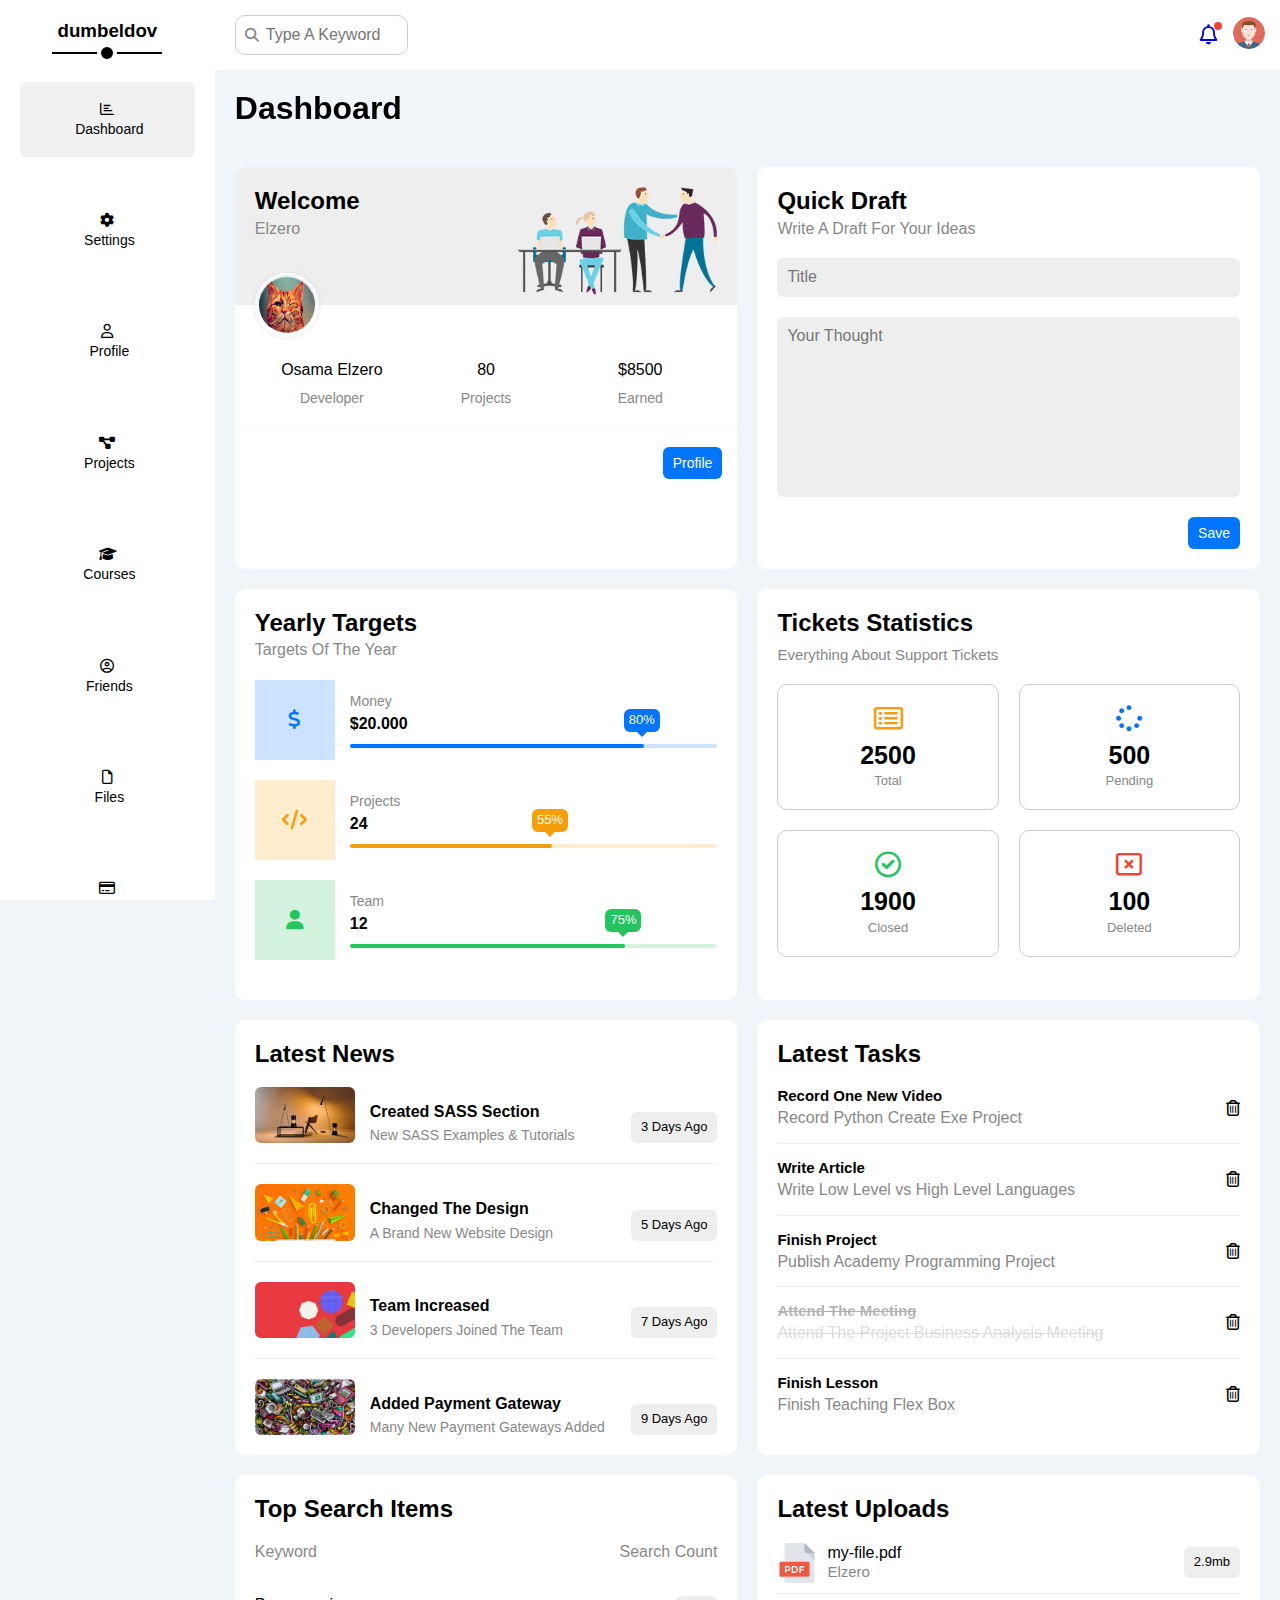
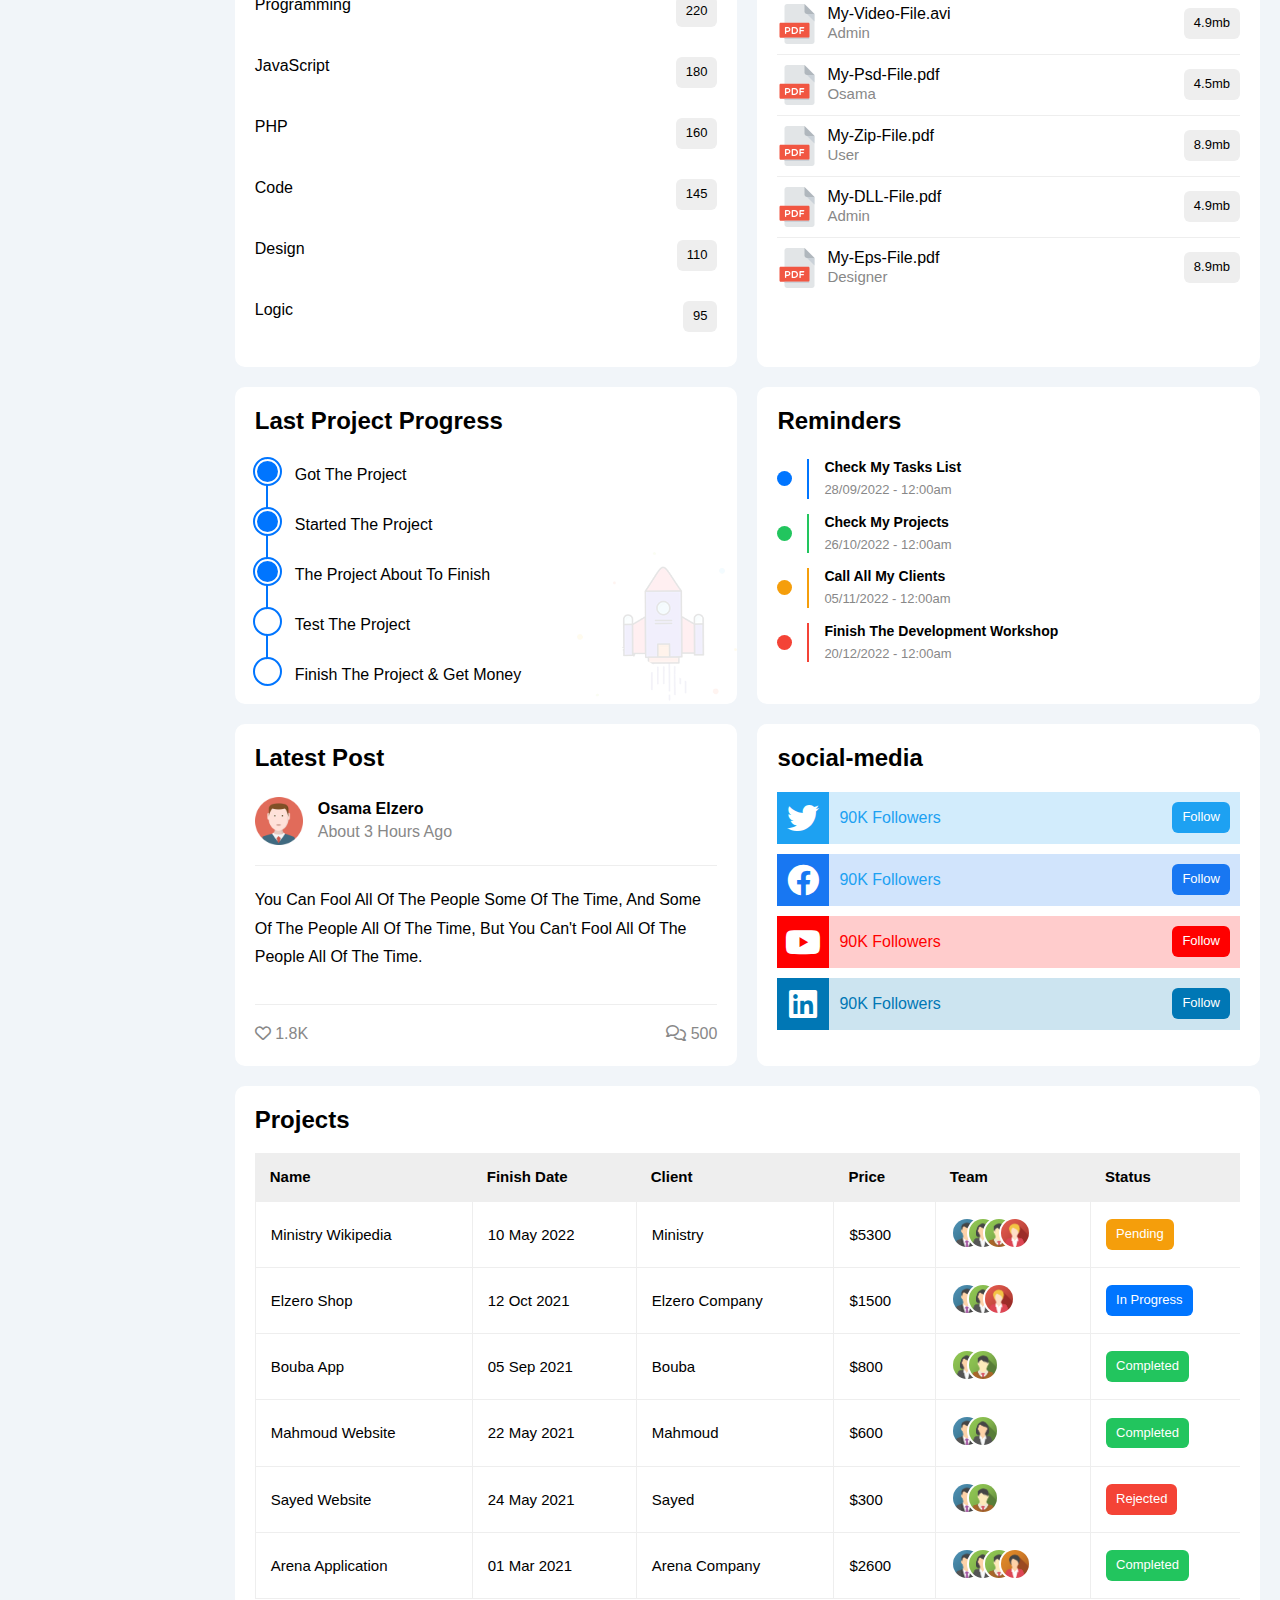
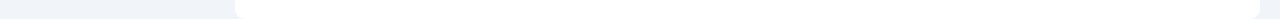
<file: index.html>
<!DOCTYPE html>
<html lang="en">

<head>
    <meta charset="UTF-8" />
    <meta http-equiv="X-UA-Compatible" content="IE=edge" />
    <meta name="viewport" content="width=device-width, initial-scale=1.0" />
    <title>Elzero</title>
    <link rel="icon" href="imgs/371329.svg">



    <!-- Font Awesome -->
    <link rel="stylesheet" href="css/all.min.css" />
    <!-- style -->
    <link rel="stylesheet" href="css/normalize.css" />
    <link rel="stylesheet" href="css/framework.css" />
    <link rel="stylesheet" href="css/style.css" />
    <!-- Google Fonts -->
    <link rel="preconnect" href="https://fonts.googleapis.com" />
    <link rel="preconnect" href="https://fonts.gstatic.com" crossorigin />
    <link href="https://fonts.googleapis.com/css2?family=Cairo:wght@300;400;700&#038;display=swap" rel="stylesheet" />
</head>

<body>
    <div class="page d-flex">
        <div class="sidebar bg-white p-20 p-relative">
            <h3 class="p-relative txt-c mt-0 hide-mobile">dumbeldov</h3>
            <h3 class="p-relative txt-c mt-0 block-mobile d-block hide-not-mobile" style="line-height: 2; ">
                d<br>u<br>m<br>b<br>e<br>l<br>d<br>o<br>v</h3>
            <ul class="d-flex align-center fcolumn h-full space-between">
                <li>
                    <a class="active d-flex fcolumn align-center fs-14 c-black rad-6 p-20" href="index.html">
                        <i class="fa-regular fa-chart-bar fa-fw mb-5"></i>
                        <span>Dashboard</span>
                    </a>
                </li>
                <li>
                    <a class="d-flex fcolumn align-center fs-14 c-black rad-6 p-20" href="settings.html">
                        <i class="fa-solid fa-gear fa-fw mb-5"></i>
                        <span>Settings</span>
                    </a>
                </li>
                <li>
                    <a class="d-flex fcolumn align-center fs-14 c-black rad-6 p-20" href="profile.html">
                        <i class="fa-regular fa-user fa-fw mb-5"></i>
                        <span>Profile</span>
                    </a>
                </li>
                <li>
                    <a class="d-flex fcolumn align-center fs-14 c-black rad-6 p-10" href="projects.html">
                        <i class="fa-solid fa-diagram-project fa-fw mb-5"></i>
                        <span>Projects</span>
                    </a>
                </li>
                <li>
                    <a class="d-flex fcolumn align-center fs-14 c-black rad-6 p-20" href="courses.html">
                        <i class="fa-solid fa-graduation-cap fa-fw mb-5"></i>
                        <span>Courses</span>
                    </a>
                </li>
                <li>
                    <a class="d-flex fcolumn align-center fs-14 c-black rad-6 p-20" href="friends.html">
                        <i class="fa-regular fa-circle-user fa-fw mb-5"></i>
                        <span>Friends</span>
                    </a>
                </li>
                <li>
                    <a class="d-flex fcolumn align-center fs-14 c-black rad-6 p-20" href="files.html">
                        <i class="fa-regular fa-file fa-fw mb-5"></i>
                        <span>Files</span>
                    </a>
                </li>
                <li>
                    <a class="d-flex fcolumn align-center fs-14 c-black rad-6 p-20" href="plans.html">
                        <i class="fa-regular fa-credit-card fa-fw mb-5"></i>
                        <span>Plans</span>
                    </a>
                </li>
            </ul>
        </div>
        <div class="content w-full">
            <!-- Start Head -->
            <div class="head bg-white p-15 between-flex">
                <div class="search p-relative">
                    <input class="p-10" type="search" placeholder="Type A Keyword" />
                </div>
                <div class="icons d-flex align-center">
                    <span class="notification p-relative">
                        <a href="projects.html"><i class="fa-regular fa-bell fa-lg"></i></a>
                    </span>
                    <a href="profile.html"><img src="imgs/avatar.png" alt="" /></a>
                </div>
            </div>
            <!-- End Head -->
            <h1 class="p-relative">Dashboard</h1>
            <div class="wrapper d-grid gap-20">
                <div class="welcome bg-white rad-10 txt-c-mobile block-mobile">
                    <div class="intro p-20 d-flex space-between bg-eee ">
                        <div>
                            <div class="heading-title">
                                <h2 class="m-0">Welcome</h2>
                                <p class="c-grey mt-5">Elzero</p>
                            </div>

                        </div>
                        <img class="hide-mobile" src="imgs/welcome.png" alt="" />
                    </div>
                    <img src="imgs/5-best-image-vectorizer-software-for-Windows-10-PCs.webp" alt="" class="avatar" />
                    <div class="body txt-c d-flex p-20  mb-20 block-mobile">
                        <div>Osama Elzero <span class="d-block c-grey fs-14 mt-10">Developer</span></div>
                        <div>80 <span class="d-block c-grey fs-14 mt-10">Projects</span></div>
                        <div>$8500 <span class="d-block c-grey fs-14 mt-10">Earned</span></div>
                    </div>
                    <a href="profile.html" class="visit d-block fs-14 bg-blue c-white w-fit btn-shape">Profile</a>
                </div>
                <!-- End Welcome Widget -->
                <!-- Start Quick Draft Widget -->
                <div class="quick-draft card">
                    <div class="heading-title mb-20">
                        <h2 class="">Quick Draft</h2>
                        <p class="">Write A Draft For Your Ideas</p>
                    </div>

                    <form>
                        <input class="d-block mb-20 w-full p-10 b-none bg-eee rad-6" type="text" placeholder="Title" />
                        <textarea class="d-block mb-20 w-full p-10 b-none bg-eee rad-6"
                            placeholder="Your Thought"></textarea>
                        <input class="save btn-shape c-white bg-blue" type="submit" value="Save" />
                    </form>
                </div>
                <!-- End Quick Draft Widget -->
                <div class="targets card">
                    <div class="heading-title">
                        <h2 class="">Yearly Targets</h2>
                        <p class="">Targets Of The Year</p>
                    </div>
                    <div class="target-row mb-20 blue d-flex align-center shadow-up">
                        <div class="icon center-flex">
                            <i class="fa-solid fa-dollar-sign fa-lg c-blue"></i>
                        </div>
                        <div class="details">
                            <span class="fs-14 c-grey">Money</span>
                            <span class="d-block mt-5 mb-10 fw-bold">$20.000</span>
                            <div class="progress p-relative">
                                <span class="bg-blue blue" style="width: 80%">
                                    <span class="bg-blue">80%</span>
                                </span>
                            </div>
                        </div>
                    </div>
                    <div class="target-row mb-20 d-flex align-center orange shadow-up">
                        <div class="icon center-flex">
                            <i class="fa-solid fa-code fa-lg c-orange"></i>
                        </div>
                        <div class="details">
                            <span class="fs-14 c-grey">Projects</span>
                            <span class="d-block mt-5 mb-10 fw-bold">24</span>
                            <div class="progress p-relative">
                                <span class="bg-orange orange" style="width: 55%">
                                    <span class="bg-orange">55%</span>
                                </span>
                            </div>
                        </div>
                    </div>
                    <div class="target-row mb-20 d-flex align-center green shadow-up">
                        <div class="icon center-flex">
                            <i class="fa-solid fa-user fa-lg c-green"></i>
                        </div>
                        <div class="details">
                            <span class="fs-14 c-grey">Team</span>
                            <span class="d-block mt-5 mb-10 fw-bold">12</span>
                            <div class="progress p-relative">
                                <span class="bg-green green" style="width: 75%">
                                    <span class="bg-green">75%</span>
                                </span>
                            </div>
                        </div>
                    </div>
                </div>
                <!-- End Targets Widget -->
                <!-- Start Ticket Widget -->
                <div class="tickets p-20 bg-white rad-10">
                    <h2 class="mt-0 mb-10">Tickets Statistics</h2>
                    <p class="mt-0 mb-20 c-grey fs-15">Everything About Support Tickets</p>
                    <div class="d-flex txt-c gap-20 f-wrap space-between">
                        <div class="box p-20 rad-10 fs-13 c-grey">
                            <i class="fa-regular fa-rectangle-list fa-2x mb-10 c-orange"></i>
                            <span class="d-block c-black fw-bold fs-25 mb-5">2500</span>
                            Total
                        </div>
                        <div class="box p-20 rad-10 fs-13 c-grey">
                            <i class="fa-solid fa-spinner fa-2x mb-10 c-blue"></i>
                            <span class="d-block c-black fw-bold fs-25 mb-5">500</span>
                            Pending
                        </div>
                        <div class="box p-20 rad-10 fs-13 c-grey">
                            <i class="fa-regular fa-circle-check fa-2x mb-10 c-green"></i>
                            <span class="d-block c-black fw-bold fs-25 mb-5">1900</span>
                            Closed
                        </div>
                        <div class="box p-20 rad-10 fs-13 c-grey">
                            <i class="fa-regular fa-rectangle-xmark fa-2x mb-10 c-red"></i>
                            <span class="d-block c-black fw-bold fs-25 mb-5">100</span>
                            Deleted
                        </div>
                    </div>
                </div>
                <!-- End Ticket Widget -->
                <!-- Start Latest News Widget -->
                <div class="latest-news card txt-c-mobile">
                    <div class="heading-title">
                        <h2 class="">Latest News</h2>
                        <p></p>
                    </div>
                    <div class="news-row d-flex align-f-end fcolumn-mobile">
                        <img src="imgs/news-01.png" alt="" />
                        <div class="info">
                            <h3>Created SASS Section</h3>
                            <p class="m-0 fs-14 c-grey">New SASS Examples & Tutorials</p>
                        </div>
                        <div class="btn-shape bg-eee fs-13 label">3 Days Ago</div>
                    </div>
                    <div class="news-row d-flex align-f-end">
                        <img src="imgs/news-02.png" alt="" />
                        <div class="info">
                            <h3>Changed The Design</h3>
                            <p class="m-0 fs-14 c-grey">A Brand New Website Design</p>
                        </div>
                        <div class="btn-shape bg-eee fs-13 label">5 Days Ago</div>
                    </div>
                    <div class="news-row d-flex align-f-end">
                        <img src="imgs/news-03.png" alt="" />
                        <div class="info">
                            <h3>Team Increased</h3>
                            <p class="m-0 fs-14 c-grey">3 Developers Joined The Team</p>
                        </div>
                        <div class="btn-shape bg-eee fs-13 label">7 Days Ago</div>
                    </div>
                    <div class="news-row d-flex align-f-end">
                        <img src="imgs/news-04.png" alt="" />
                        <div class="info">
                            <h3>Added Payment Gateway</h3>
                            <p class="m-0 fs-14 c-grey">Many New Payment Gateways Added</p>
                        </div>
                        <div class="btn-shape bg-eee fs-13 label">9 Days Ago</div>
                    </div>
                </div>
                <!-- End Latest News Widget -->
                <!-- Start Tasks Widget -->
                <div class="tasks p-20 bg-white rad-10">
                    <h2 class="mt-0 mb-20">Latest Tasks</h2>
                    <div class="task-row between-flex">
                        <div class="info">
                            <h3 class="mt-0 mb-5 fs-15">Record One New Video</h3>
                            <p class="m-0 c-grey">Record Python Create Exe Project</p>
                        </div>
                        <i class="fa-regular fa-trash-can delete"></i>
                    </div>
                    <div class="task-row between-flex">
                        <div class="info">
                            <h3 class="mt-0 mb-5 fs-15">Write Article</h3>
                            <p class="m-0 c-grey">Write Low Level vs High Level Languages</p>
                        </div>
                        <i class="fa-regular fa-trash-can delete"></i>
                    </div>
                    <div class="task-row between-flex">
                        <div class="info">
                            <h3 class="mt-0 mb-5 fs-15">Finish Project</h3>
                            <p class="m-0 c-grey">Publish Academy Programming Project</p>
                        </div>
                        <i class="fa-regular fa-trash-can delete"></i>
                    </div>
                    <div class="task-row between-flex done">
                        <div class="info">
                            <h3 class="mt-0 mb-5 fs-15">Attend The Meeting</h3>
                            <p class="m-0 c-grey">Attend The Project Business Analysis Meeting</p>
                        </div>
                        <i class="fa-regular fa-trash-can delete"></i>
                    </div>
                    <div class="task-row between-flex">
                        <div class="info">
                            <h3 class="mt-0 mb-5 fs-15">Finish Lesson</h3>
                            <p class="m-0 c-grey">Finish Teaching Flex Box</p>
                        </div>
                        <i class="fa-regular fa-trash-can delete"></i>
                    </div>
                </div>
                <!-- End Tasks -->
                <!-- Start Top Search Word Widget -->
                <div class="search-items card">
                    <div class="heading-title">
                        <h2 class="mt-0 mb-20">Top Search Items</h2>
                        <div class="items-head d-flex space-between mt-20 c-grey">
                            <div>Keyword</div>
                            <div>Search Count</div>
                        </div>

                    </div>

                    <div class="items d-flex space-between pt-15 pb-15">
                        <span>Programming</span>
                        <span class="bg-eee fs-13 btn-shape">220</span>
                    </div>
                    <div class="items d-flex space-between pt-15 pb-15">
                        <span>JavaScript</span>
                        <span class="bg-eee btn-shape fs-13">180</span>
                    </div>
                    <div class="items d-flex space-between pt-15 pb-15">
                        <span>PHP</span>
                        <span class="bg-eee btn-shape fs-13">160</span>
                    </div>
                    <div class="items d-flex space-between pt-15 pb-15">
                        <span>Code</span>
                        <span class="bg-eee btn-shape fs-13">145</span>
                    </div>
                    <div class="items d-flex space-between pt-15 pb-15">
                        <span>Design</span>
                        <span class="bg-eee btn-shape fs-13">110</span>
                    </div>
                    <div class="items d-flex space-between pt-15 pb-15">
                        <span>Logic</span>
                        <span class="bg-eee btn-shape fs-13">95</span>
                    </div>
                </div>
                <!-- End Top Search Word Widget -->
                <div class="latest-uploads card">
                    <h2 class="mt-0 mb-20">Latest Uploads</h2>
                    <ul class="m-0">
                        <li class="between-flex pb-10 mb-10 fcolumn-mobile">
                            <div class="d-flex align-center">
                                <img class="mr-10" src="imgs/pdf.svg" alt="" />
                                <div>
                                    <span class="d-block">my-file.pdf</span>
                                    <span class="fs-15 c-grey">Elzero</span>
                                </div>
                            </div>
                            <div class="bg-eee btn-shape fs-13">2.9mb</div>
                        </li>
                        <li class="between-flex pb-10 mb-10 fcolumn-mobile">
                            <div class="d-flex align-center">
                                <img class="mr-10" src="imgs/pdf.svg" alt="" />
                                <div>
                                    <span class="d-block">My-Video-File.avi</span>
                                    <span class="fs-15 c-grey">Admin</span>
                                </div>
                            </div>
                            <div class="bg-eee btn-shape fs-13">4.9mb</div>
                        </li>
                        <li class="between-flex pb-10 mb-10 fcolumn-mobile">
                            <div class="d-flex align-center">
                                <img class="mr-10" src="imgs/pdf.svg" alt="" />
                                <div>
                                    <span class="d-block">My-Psd-File.pdf</span>
                                    <span class="fs-15 c-grey">Osama</span>
                                </div>
                            </div>
                            <div class="bg-eee btn-shape fs-13">4.5mb</div>
                        </li>
                        <li class="between-flex pb-10 mb-10 fcolumn-mobile">
                            <div class="d-flex align-center">
                                <img class="mr-10" src="imgs/pdf.svg" alt="" />
                                <div>
                                    <span class="d-block">My-Zip-File.pdf</span>
                                    <span class="fs-15 c-grey">User</span>
                                </div>
                            </div>
                            <div class="bg-eee btn-shape fs-13">8.9mb</div>
                        </li>
                        <li class="between-flex pb-10 mb-10 fcolumn-mobile">
                            <div class="d-flex align-center">
                                <img class="mr-10" src="imgs/pdf.svg" alt="" />
                                <div>
                                    <span class="d-block">My-DLL-File.pdf</span>
                                    <span class="fs-15 c-grey">Admin</span>
                                </div>
                            </div>
                            <div class="bg-eee btn-shape fs-13">4.9mb</div>
                        </li>
                        <li class="between-flex fcolumn-mobile">
                            <div class="d-flex align-center">
                                <img class="mr-10" src="imgs/pdf.svg" alt="" />
                                <div>
                                    <span class="d-block">My-Eps-File.pdf</span>
                                    <span class="fs-15 c-grey">Designer</span>
                                </div>
                            </div>
                            <div class="bg-eee btn-shape fs-13">8.9mb</div>
                        </li>
                    </ul>
                </div>
                <!-- End Latest Uploads Widget -->
                <!-- Start Last Project Progress Widget -->
                <div class="last-project p-20 bg-white rad-10 p-relative">
                    <h2 class="mt-0 mb-20">Last Project Progress</h2>
                    <ul class="m-0 p-relative">
                        <li class="mt-25 d-flex align-center done">Got The Project</li>
                        <li class="mt-25 d-flex align-center done">Started The Project</li>
                        <li class="mt-25 d-flex align-center done">The Project About To Finish</li>
                        <li class="mt-25 d-flex align-center current">Test The Project</li>
                        <li class="mt-25 d-flex align-center">Finish The Project & Get Money</li>
                    </ul>
                    <img class="launch-icon hide-mobile" src="imgs/project.png" alt="" />
                </div>
                <!-- End Last Project Progress Widget -->
                <div class="reminders p-20 bg-white rad-10 p-relative">
                    <h2 class="mt-0 mb-25">Reminders</h2>
                    <ul class="m-0">
                        <li class="d-flex align-center mt-15">
                            <span class="key bg-blue mr-15 d-block rad-half"></span>
                            <div class="pl-15 blue">
                                <p class="fs-14 fw-bold mt-0 mb-5">Check My Tasks List</p>
                                <span class="fs-13 c-grey">28/09/2022 - 12:00am</span>
                            </div>
                        </li>
                        <li class="d-flex align-center mt-15">
                            <span class="key bg-green mr-15 d-block rad-half"></span>
                            <div class="pl-15 green">
                                <p class="fs-14 fw-bold mt-0 mb-5">Check My Projects</p>
                                <span class="fs-13 c-grey">26/10/2022 - 12:00am</span>
                            </div>
                        </li>
                        <li class="d-flex align-center mt-15">
                            <span class="key bg-orange mr-15 d-block rad-half"></span>
                            <div class="pl-15 orange">
                                <p class="fs-14 fw-bold mt-0 mb-5">Call All My Clients</p>
                                <span class="fs-13 c-grey">05/11/2022 - 12:00am</span>
                            </div>
                        </li>
                        <li class="d-flex align-center mt-15">
                            <span class="key bg-red mr-15 d-block rad-half"></span>
                            <div class="pl-15 red">
                                <p class="fs-14 fw-bold mt-0 mb-5">Finish The Development Workshop</p>
                                <span class="fs-13 c-grey">20/12/2022 - 12:00am</span>
                            </div>
                        </li>
                    </ul>
                </div>
                <!-- End Reminders Widget -->
                <!-- Start Latest Post Widget -->
                <div class="latest-post p-20 bg-white rad-10 p-relative">
                    <h2 class="mt-0 mb-25">Latest Post</h2>
                    <div class="top d-flex align-center">
                        <img class="avatar mr-15" src="imgs/avatar.png" alt="" />
                        <div class="info">
                            <span class="d-block mb-5 fw-bold">Osama Elzero</span>
                            <span class="c-grey">About 3 Hours Ago</span>
                        </div>
                    </div>
                    <div class="post-content txt-c-mobile pt-20 pb-20 mt-20 mb-20">
                        You can fool all of the people some of the time, and some of the people all of the time, but you
                        can't
                        fool all of the people all of the time.
                    </div>
                    <div class="post-stats between-flex c-grey">
                        <div>
                            <i class="fa-regular fa-heart"></i>
                            <span>1.8K</span>
                        </div>
                        <div>
                            <i class="fa-regular fa-comments"></i>
                            <span>500</span>
                        </div>
                    </div>
                </div>
                <!-- End Latest Post Widget -->
                <div class="social-media card">
                    <div class="heading-title">
                        <h2>social-media</h2>
                    </div>
                    <ul>
                        <li class="twitter  between-flex pr-10 mt-10">
                            <div class="box d-flex align-center">
                                <i class="fa-brands fa-twitter fa-2x c-white h-full center-flex mr-10"></i>
                                <span>90K Followers</span>
                            </div>
                            <a class="fs-13 c-white btn-shape" href="#">Follow</a>

                        </li>
                        <li class="facebook  between-flex pr-10 mt-10">
                            <div class="box d-flex align-center">
                                <i class="fa-brands fa-facebook fa-2x c-white h-full center-flex mr-10"></i>
                                <span>90K Followers</span>
                            </div>
                            <a class="fs-13 c-white btn-shape" href="#">Follow</a>

                        </li>
                        <li class="youtube  between-flex pr-10 mt-10">
                            <div class="box d-flex align-center">
                                <i class="fa-brands fa-youtube fa-2x c-white h-full center-flex mr-10"></i>
                                <span>90K Followers</span>
                            </div>
                            <a class="fs-13 c-white btn-shape" href="#">Follow</a>

                        </li>
                        <li class="linkedin  between-flex pr-10 mt-10">
                            <div class="box d-flex align-center">
                                <i class="fa-brands fa-linkedin fa-2x c-white h-full center-flex mr-10"></i>
                                <span>90K Followers</span>
                            </div>
                            <a class="fs-13 c-white btn-shape" href="#">Follow</a>

                        </li>
                    </ul>
                </div>
                <div class="projects card">
                    <h2 class="mt-0 mb-20">Projects</h2>
                    <div class="responsive-table">
                        <table class="fs-15 w-full">
                            <thead>
                                <tr>
                                    <td>Name</td>
                                    <td>Finish Date</td>
                                    <td>Client</td>
                                    <td>Price</td>
                                    <td>Team</td>
                                    <td>Status</td>
                                </tr>
                            </thead>
                            <tbody>
                                <tr>
                                    <td>Ministry Wikipedia</td>
                                    <td>10 May 2022</td>
                                    <td>Ministry</td>
                                    <td>$5300</td>
                                    <td>
                                        <img src="imgs/team-01.png" alt="" />
                                        <img src="imgs/team-02.png" alt="" />
                                        <img src="imgs/team-03.png" alt="" />
                                        <img src="imgs/team-05.png" alt="" />
                                    </td>
                                    <td>
                                        <span class="label btn-shape bg-orange c-white">Pending</span>
                                    </td>
                                </tr>
                                <tr>
                                    <td>Elzero Shop</td>
                                    <td>12 Oct 2021</td>
                                    <td>Elzero Company</td>
                                    <td>$1500</td>
                                    <td>
                                        <img src="imgs/team-01.png" alt="" />
                                        <img src="imgs/team-02.png" alt="" />
                                        <img src="imgs/team-05.png" alt="" />
                                    </td>
                                    <td><span class="label btn-shape bg-blue c-white">In Progress</span></td>
                                </tr>
                                <tr>
                                    <td>Bouba App</td>
                                    <td>05 Sep 2021</td>
                                    <td>Bouba</td>
                                    <td>$800</td>
                                    <td>
                                        <img src="imgs/team-02.png" alt="" />
                                        <img src="imgs/team-03.png" alt="" />
                                    </td>
                                    <td><span class="label btn-shape bg-green c-white">Completed</span></td>
                                </tr>
                                <tr>
                                    <td>Mahmoud Website</td>
                                    <td>22 May 2021</td>
                                    <td>Mahmoud</td>
                                    <td>$600</td>
                                    <td>
                                        <img src="imgs/team-01.png" alt="" />
                                        <img src="imgs/team-02.png" alt="" />
                                    </td>
                                    <td><span class="label btn-shape bg-green c-white">Completed</span></td>
                                </tr>
                                <tr>
                                    <td>Sayed Website</td>
                                    <td>24 May 2021</td>
                                    <td>Sayed</td>
                                    <td>$300</td>
                                    <td>
                                        <img src="imgs/team-01.png" alt="" />
                                        <img src="imgs/team-03.png" alt="" />
                                    </td>
                                    <td><span class="label btn-shape bg-red c-white">Rejected</span></td>
                                </tr>
                                <tr>
                                    <td>Arena Application</td>
                                    <td>01 Mar 2021</td>
                                    <td>Arena Company</td>
                                    <td>$2600</td>
                                    <td>
                                        <img src="imgs/team-01.png" alt="" />
                                        <img src="imgs/team-02.png" alt="" />
                                        <img src="imgs/team-03.png" alt="" />
                                        <img src="imgs/team-04.png" alt="" />
                                    </td>
                                    <td><span class="label btn-shape bg-green c-white">Completed</span></td>
                                </tr>
                            </tbody>
                        </table>
                    </div>
                </div>
            </div>
            <!-- End Projects Table -->





        </div>
    </div>
</body>
</file>
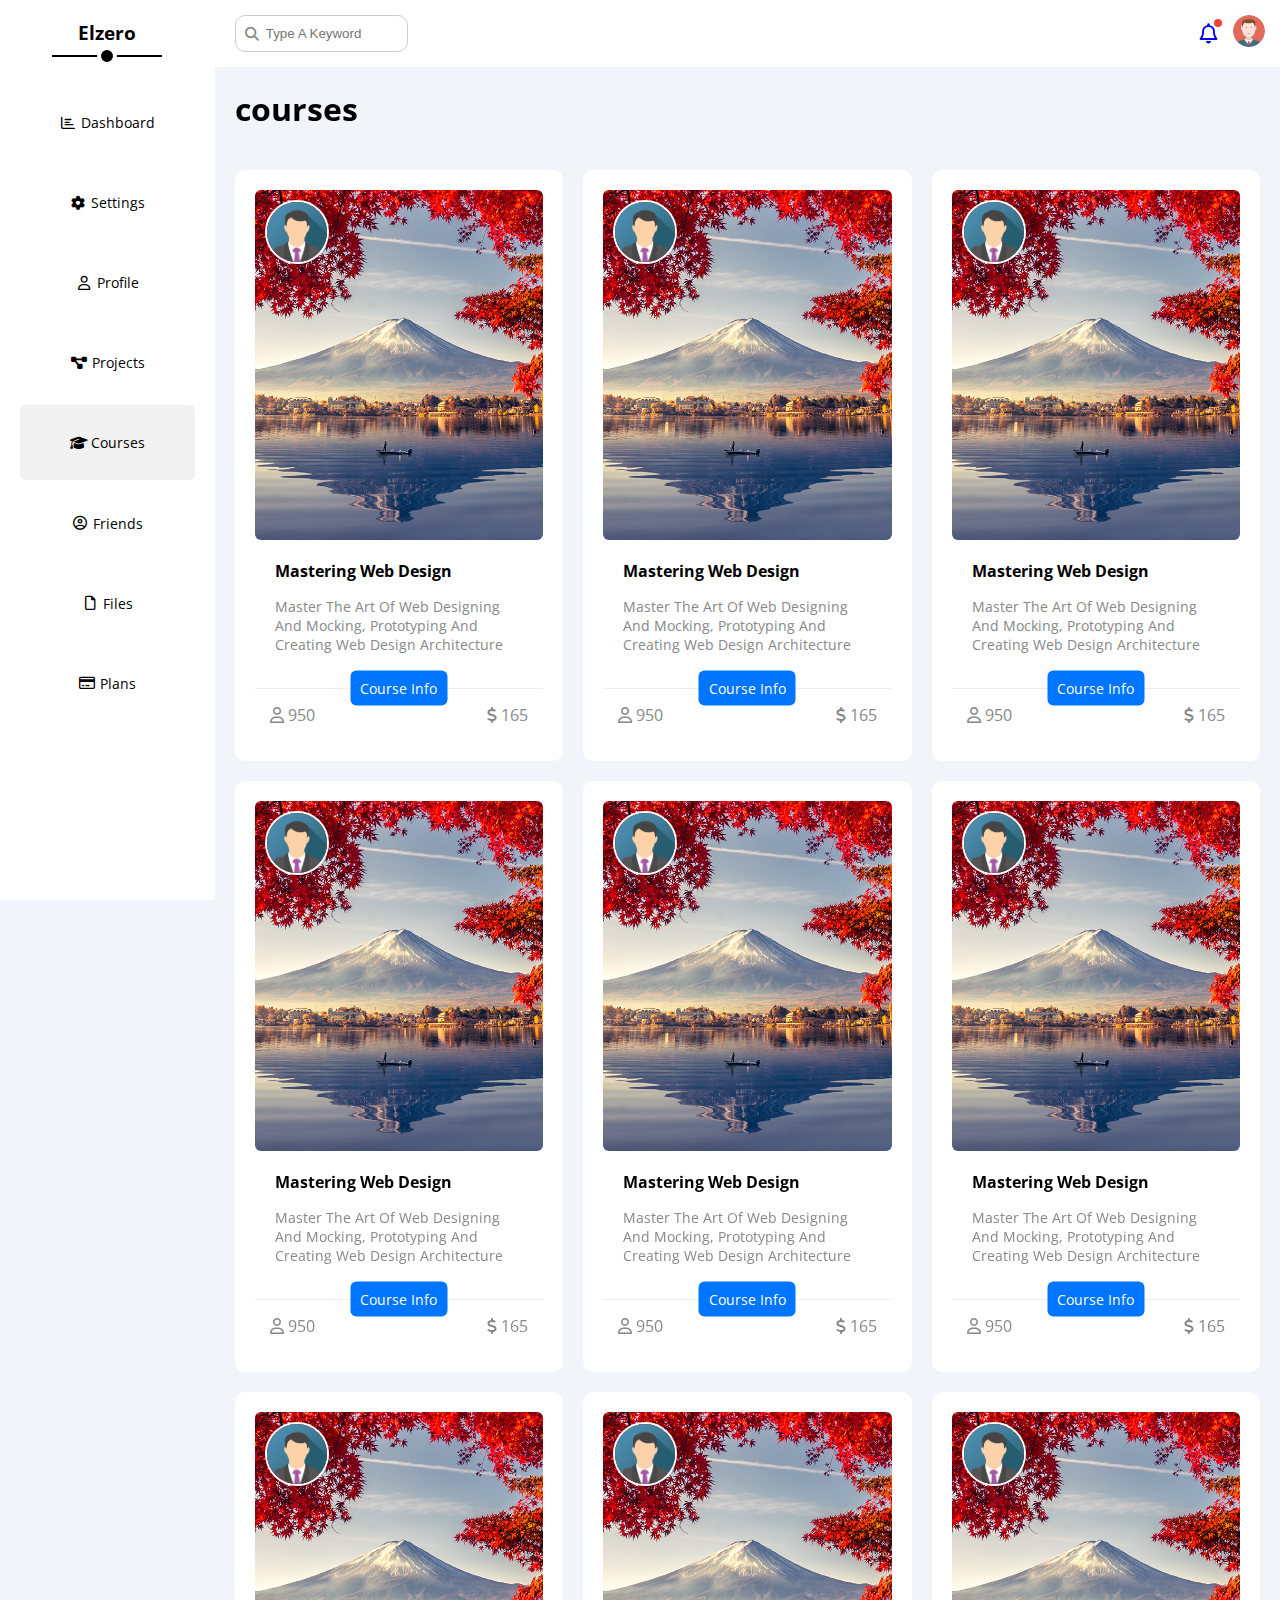
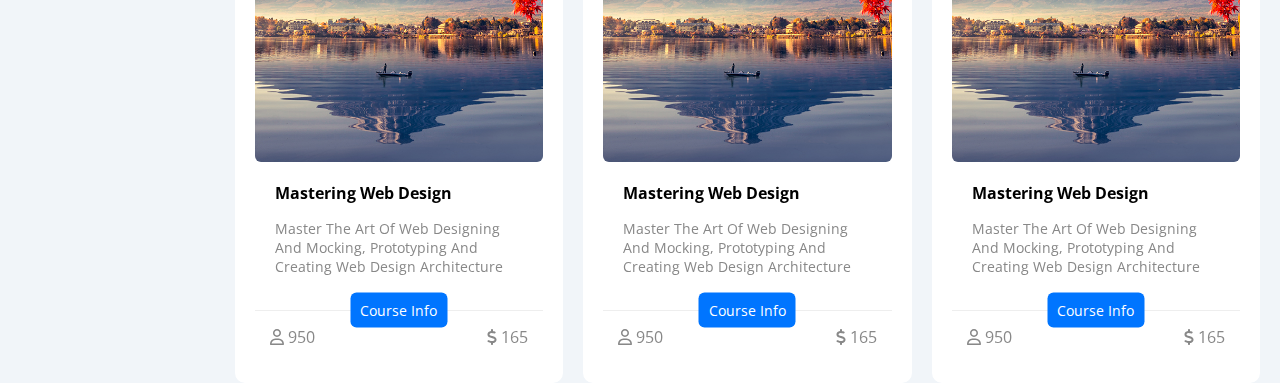
<file: courses.html>
<!DOCTYPE html>
<html lang="en">

<head>
    <meta charset="UTF-8" />
    <meta http-equiv="X-UA-Compatible" content="IE=edge" />
    <meta name="viewport" content="width=device-width, initial-scale=1.0" />
    <title>courses</title>
    <link rel="icon" href="imgs/371329.svg">

    <link rel="stylesheet" href="css/all.min.css" />
    <link rel="stylesheet" href="css/framework.css" />
    <link rel="stylesheet" href="css/style.css" />
    <link rel="preconnect" href="https://fonts.googleapis.com" />
    <link rel="preconnect" href="https://fonts.gstatic.com" crossorigin />
    <link href="https://fonts.googleapis.com/css2?family=Open+Sans:wght@300;500&#038;display=swap" rel="stylesheet" />
</head>

<body>
    <div class="page d-flex">
        <div class="sidebar bg-white p-20 p-relative">
            <h3 class="p-relative txt-c mt-0">Elzero</h3>
            <ul>
                <li>
                    <a class="d-flex align-center fs-14 c-black rad-6 p-10" href="index.html">
                        <i class="fa-regular fa-chart-bar fa-fw"></i>
                        <span>Dashboard</span>
                    </a>
                </li>
                <li>
                    <a class=" d-flex align-center fs-14 c-black rad-6 p-10" href="settings.html">
                        <i class="fa-solid fa-gear fa-fw"></i>
                        <span>Settings</span>
                    </a>
                </li>
                <li>
                    <a class=" d-flex align-center fs-14 c-black rad-6 p-10" href="profile.html">
                        <i class="fa-regular fa-user fa-fw"></i>
                        <span>Profile</span>
                    </a>
                </li>
                <li>
                    <a class=" d-flex align-center fs-14 c-black rad-6 p-10" href="projects.html">
                        <i class="fa-solid fa-diagram-project fa-fw"></i>
                        <span>Projects</span>
                    </a>
                </li>
                <li>
                    <a class="active d-flex align-center fs-14 c-black rad-6 p-10" href="courses.html">
                        <i class="fa-solid fa-graduation-cap fa-fw"></i>
                        <span>Courses</span>
                    </a>
                </li>
                <li>
                    <a class="d-flex align-center fs-14 c-black rad-6 p-10" href="friends.html">
                        <i class="fa-regular fa-circle-user fa-fw"></i>
                        <span>Friends</span>
                    </a>
                </li>
                <li>
                    <a class="d-flex align-center fs-14 c-black rad-6 p-10" href="files.html">
                        <i class="fa-regular fa-file fa-fw"></i>
                        <span>Files</span>
                    </a>
                </li>
                <li>
                    <a class="d-flex align-center fs-14 c-black rad-6 p-10" href="plans.html">
                        <i class="fa-regular fa-credit-card fa-fw"></i>
                        <span>Plans</span>
                    </a>
                </li>
            </ul>
        </div>
        <div class="content w-full">
            <!-- Start Head -->
            <div class="head bg-white p-15 between-flex">
                <div class="search p-relative">
                    <input class="p-10" type="search" placeholder="Type A Keyword" />
                </div>
                <div class="icons d-flex align-center">
                    <span class="notification p-relative">
                        <a href="projects.html"><i class="fa-regular fa-bell fa-lg"></i></a>
                    </span>
                    <a href="profile.html"><img src="imgs/avatar.png" alt="" /></a>
                </div>
            </div>
            <!-- End Head -->
            <h1 class="p-relative">courses</h1>
            <div class="courses-page main-500">
                <div class="course card p-relative txt-c-mobile">
                    <div class="cover">
                        <img src="imgs/team-01.png" alt="" class="instructor">
                    </div>
                    <div class="text p-20">
                        <h4 class="m-0">Mastering Web Design</h4>
                        <p class="description c-grey mt-15 fs-14">
                            Master The Art Of Web Designing And Mocking, Prototyping And Creating Web Design
                            Architecture
                        </p>
                        <span class="title bg-blue c-white btn-shape">Course Info</span>
                    </div>
                    <div class="info p-15 p-relative between-flex">
                        <span class="c-grey">
                            <i class="fa-regular fa-user"></i>
                            950
                        </span>
                        <span class="c-grey">
                            <i class="fa-solid fa-dollar-sign"></i>
                            165
                        </span>
                    </div>

                </div>
                <div class="course card p-relative txt-c-mobile">
                    <div class="cover">
                        <img src="imgs/team-01.png" alt="" class="instructor">
                    </div>
                    <div class="text p-20">
                        <h4 class="m-0">Mastering Web Design</h4>
                        <p class="description c-grey mt-15 fs-14">
                            Master The Art Of Web Designing And Mocking, Prototyping And Creating Web Design
                            Architecture
                        </p>
                        <span class="title bg-blue c-white btn-shape">Course Info</span>
                    </div>
                    <div class="info p-15 p-relative between-flex">
                        <span class="c-grey">
                            <i class="fa-regular fa-user"></i>
                            950
                        </span>
                        <span class="c-grey">
                            <i class="fa-solid fa-dollar-sign"></i>
                            165
                        </span>
                    </div>

                </div>
                <div class="course card p-relative txt-c-mobile">
                    <div class="cover">
                        <img src="imgs/team-01.png" alt="" class="instructor">
                    </div>
                    <div class="text p-20">
                        <h4 class="m-0">Mastering Web Design</h4>
                        <p class="description c-grey mt-15 fs-14">
                            Master The Art Of Web Designing And Mocking, Prototyping And Creating Web Design
                            Architecture
                        </p>
                        <span class="title bg-blue c-white btn-shape">Course Info</span>
                    </div>
                    <div class="info p-15 p-relative between-flex">
                        <span class="c-grey">
                            <i class="fa-regular fa-user"></i>
                            950
                        </span>
                        <span class="c-grey">
                            <i class="fa-solid fa-dollar-sign"></i>
                            165
                        </span>
                    </div>

                </div>
                <div class="course card p-relative txt-c-mobile">
                    <div class="cover">
                        <img src="imgs/team-01.png" alt="" class="instructor">
                    </div>
                    <div class="text p-20">
                        <h4 class="m-0">Mastering Web Design</h4>
                        <p class="description c-grey mt-15 fs-14">
                            Master The Art Of Web Designing And Mocking, Prototyping And Creating Web Design
                            Architecture
                        </p>
                        <span class="title bg-blue c-white btn-shape">Course Info</span>
                    </div>
                    <div class="info p-15 p-relative between-flex">
                        <span class="c-grey">
                            <i class="fa-regular fa-user"></i>
                            950
                        </span>
                        <span class="c-grey">
                            <i class="fa-solid fa-dollar-sign"></i>
                            165
                        </span>
                    </div>

                </div>
                <div class="course card p-relative txt-c-mobile">
                    <div class="cover">
                        <img src="imgs/team-01.png" alt="" class="instructor">
                    </div>
                    <div class="text p-20">
                        <h4 class="m-0">Mastering Web Design</h4>
                        <p class="description c-grey mt-15 fs-14">
                            Master The Art Of Web Designing And Mocking, Prototyping And Creating Web Design
                            Architecture
                        </p>
                        <span class="title bg-blue c-white btn-shape">Course Info</span>
                    </div>
                    <div class="info p-15 p-relative between-flex">
                        <span class="c-grey">
                            <i class="fa-regular fa-user"></i>
                            950
                        </span>
                        <span class="c-grey">
                            <i class="fa-solid fa-dollar-sign"></i>
                            165
                        </span>
                    </div>

                </div>
                <div class="course card p-relative txt-c-mobile">
                    <div class="cover">
                        <img src="imgs/team-01.png" alt="" class="instructor">
                    </div>
                    <div class="text p-20">
                        <h4 class="m-0">Mastering Web Design</h4>
                        <p class="description c-grey mt-15 fs-14">
                            Master The Art Of Web Designing And Mocking, Prototyping And Creating Web Design
                            Architecture
                        </p>
                        <span class="title bg-blue c-white btn-shape">Course Info</span>
                    </div>
                    <div class="info p-15 p-relative between-flex">
                        <span class="c-grey">
                            <i class="fa-regular fa-user"></i>
                            950
                        </span>
                        <span class="c-grey">
                            <i class="fa-solid fa-dollar-sign"></i>
                            165
                        </span>
                    </div>

                </div>
                <div class="course card p-relative txt-c-mobile">
                    <div class="cover">
                        <img src="imgs/team-01.png" alt="" class="instructor">
                    </div>
                    <div class="text p-20">
                        <h4 class="m-0">Mastering Web Design</h4>
                        <p class="description c-grey mt-15 fs-14">
                            Master The Art Of Web Designing And Mocking, Prototyping And Creating Web Design
                            Architecture
                        </p>
                        <span class="title bg-blue c-white btn-shape">Course Info</span>
                    </div>
                    <div class="info p-15 p-relative between-flex">
                        <span class="c-grey">
                            <i class="fa-regular fa-user"></i>
                            950
                        </span>
                        <span class="c-grey">
                            <i class="fa-solid fa-dollar-sign"></i>
                            165
                        </span>
                    </div>

                </div>
                <div class="course card p-relative txt-c-mobile">
                    <div class="cover">
                        <img src="imgs/team-01.png" alt="" class="instructor">
                    </div>
                    <div class="text p-20">
                        <h4 class="m-0">Mastering Web Design</h4>
                        <p class="description c-grey mt-15 fs-14">
                            Master The Art Of Web Designing And Mocking, Prototyping And Creating Web Design
                            Architecture
                        </p>
                        <span class="title bg-blue c-white btn-shape">Course Info</span>
                    </div>
                    <div class="info p-15 p-relative between-flex">
                        <span class="c-grey">
                            <i class="fa-regular fa-user"></i>
                            950
                        </span>
                        <span class="c-grey">
                            <i class="fa-solid fa-dollar-sign"></i>
                            165
                        </span>
                    </div>

                </div>
                <div class="course card p-relative txt-c-mobile">
                    <div class="cover">
                        <img src="imgs/team-01.png" alt="" class="instructor">
                    </div>
                    <div class="text p-20">
                        <h4 class="m-0">Mastering Web Design</h4>
                        <p class="description c-grey mt-15 fs-14">
                            Master The Art Of Web Designing And Mocking, Prototyping And Creating Web Design
                            Architecture
                        </p>
                        <span class="title bg-blue c-white btn-shape">Course Info</span>
                    </div>
                    <div class="info p-15 p-relative between-flex">
                        <span class="c-grey">
                            <i class="fa-regular fa-user"></i>
                            950
                        </span>
                        <span class="c-grey">
                            <i class="fa-solid fa-dollar-sign"></i>
                            165
                        </span>
                    </div>

                </div>
                


            </div>
        </div>
</body>
</file>
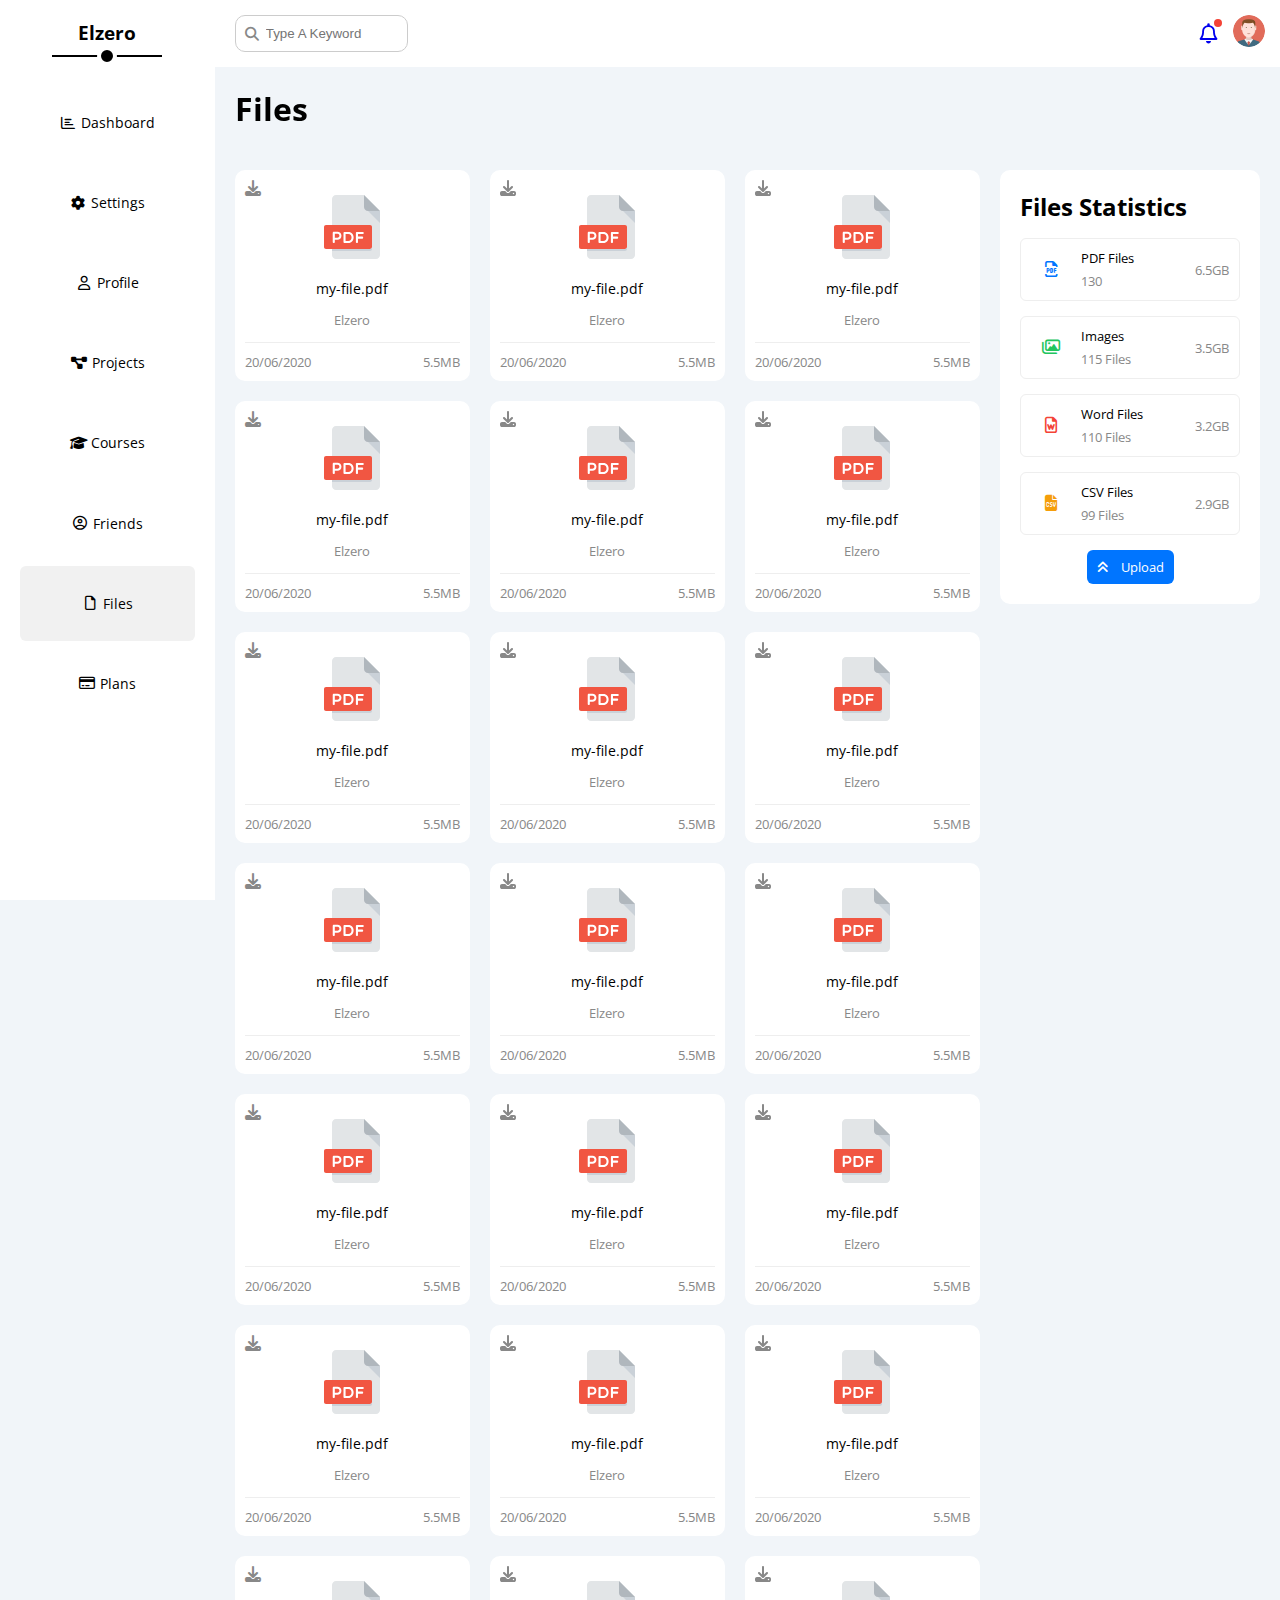
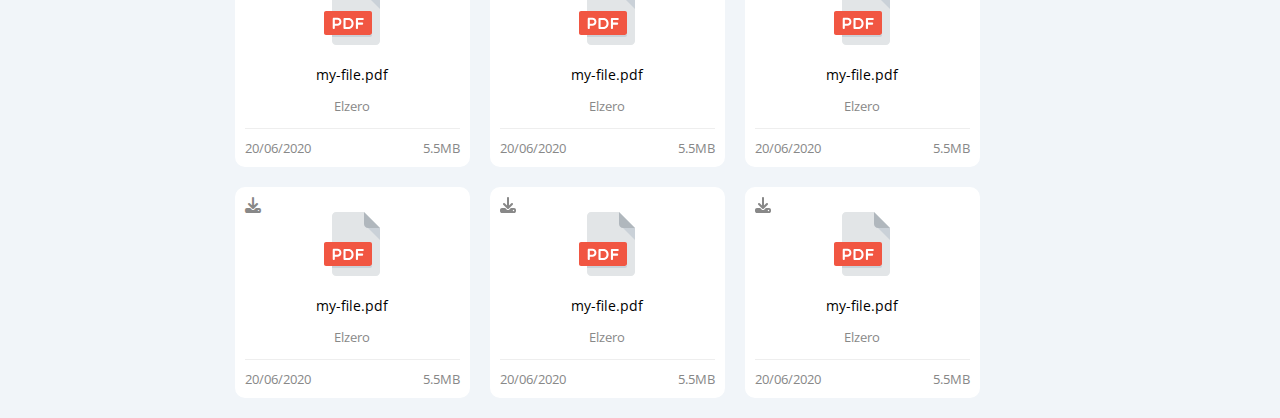
<file: files.html>
<!DOCTYPE html>
<html lang="en">

<head>
    <meta charset="UTF-8" />
    <meta http-equiv="X-UA-Compatible" content="IE=edge" />
    <meta name="viewport" content="width=device-width, initial-scale=1.0" />
    <title>frindes</title>
    <link rel="icon" href="imgs/371329.svg">

    <link rel="stylesheet" href="css/all.min.css" />
    <link rel="stylesheet" href="css/framework.css" />
    <link rel="stylesheet" href="css/style.css" />
    <link rel="preconnect" href="https://fonts.googleapis.com" />
    <link rel="preconnect" href="https://fonts.gstatic.com" crossorigin />
    <link href="https://fonts.googleapis.com/css2?family=Open+Sans:wght@300;500&#038;display=swap" rel="stylesheet" />
</head>

<body>
    <div class="page d-flex">
        <div class="sidebar bg-white p-20 p-relative">
            <h3 class="p-relative txt-c mt-0">Elzero</h3>
            <ul>
                <li>
                    <a class="d-flex align-center fs-14 c-black rad-6 p-10" href="index.html">
                        <i class="fa-regular fa-chart-bar fa-fw"></i>
                        <span>Dashboard</span>
                    </a>
                </li>
                <li>
                    <a class=" d-flex align-center fs-14 c-black rad-6 p-10" href="settings.html">
                        <i class="fa-solid fa-gear fa-fw"></i>
                        <span>Settings</span>
                    </a>
                </li>
                <li>
                    <a class=" d-flex align-center fs-14 c-black rad-6 p-10" href="profile.html">
                        <i class="fa-regular fa-user fa-fw"></i>
                        <span>Profile</span>
                    </a>
                </li>
                <li>
                    <a class=" d-flex align-center fs-14 c-black rad-6 p-10" href="projects.html">
                        <i class="fa-solid fa-diagram-project fa-fw"></i>
                        <span>Projects</span>
                    </a>
                </li>
                <li>
                    <a class=" d-flex align-center fs-14 c-black rad-6 p-10" href="courses.html">
                        <i class="fa-solid fa-graduation-cap fa-fw"></i>
                        <span>Courses</span>
                    </a>
                </li>
                <li>
                    <a class=" d-flex align-center fs-14 c-black rad-6 p-10" href="friends.html">
                        <i class="fa-regular fa-circle-user fa-fw"></i>
                        <span>Friends</span>
                    </a>
                </li>
                <li>
                    <a class="active d-flex align-center fs-14 c-black rad-6 p-10" href="files.html">
                        <i class="fa-regular fa-file fa-fw"></i>
                        <span>Files</span>
                    </a>
                </li>
                <li>
                    <a class="d-flex align-center fs-14 c-black rad-6 p-10" href="plans.html">
                        <i class="fa-regular fa-credit-card fa-fw"></i>
                        <span>Plans</span>
                    </a>
                </li>
            </ul>
        </div>
        <div class="content w-full">
            <!-- Start Head -->
            <div class="head bg-white p-15 between-flex">
                <div class="search p-relative">
                    <input class="p-10" type="search" placeholder="Type A Keyword" />
                </div>
                <div class="icons d-flex align-center">
                    <span class="notification p-relative">
                        <a href="projects.html"><i class="fa-regular fa-bell fa-lg"></i></a>
                    </span>
                    <a href="profile.html"><img src="imgs/avatar.png" alt="" /></a>
                </div>
            </div>
            <!-- End Head -->
            <h1 class="p-relative">Files</h1>
            <div class="files-page d-flex m-20 gap-20">
                <div class="files-stats p-20 bg-white rad-10">
                    <h2 class="mt-0 mb-15 txt-c-mobile">Files Statistics</h2>
                    <div class="d-flex align-center border-eee p-10 rad-6 mb-15 fs-13">
                        <i class="fa-regular fa-file-pdf fa-lg blue center-flex c-blue icon"></i>
                        <div class="info">
                            <span>PDF Files</span>
                            <span class="c-grey d-block mt-5">130</span>
                        </div>
                        <div class="size c-grey mla">6.5GB</div>
                    </div>
                    <div class="d-flex align-center border-eee p-10 rad-6 mb-15 fs-13">
                        <i class="fa-regular fa-images fa-lg green center-flex c-green icon"></i>
                        <div class="info">
                            <span>Images</span>
                            <span class="c-grey d-block mt-5">115 Files</span>
                        </div>
                        <div class="size c-grey mla">3.5GB</div>
                    </div>
                    <div class="d-flex align-center border-eee p-10 rad-6 mb-15 fs-13">
                        <i class="fa-regular fa-file-word fa-lg red center-flex c-red icon"></i>
                        <div class="info">
                            <span>Word Files</span>
                            <span class="c-grey d-block mt-5">110 Files</span>
                        </div>
                        <div class="size c-grey mla">3.2GB</div>
                    </div>
                    <div class="d-flex align-center border-eee p-10 rad-6 mb-15 fs-13">
                        <i class="fa-solid fa-file-csv fa-lg orange center-flex c-orange icon "></i>
                        <div class="info">
                            <span>CSV Files</span>
                            <span class="c-grey d-block mt-5">99 Files</span>
                        </div>
                        <div class="size c-grey mla">2.9GB</div>
                    </div>
                    <a class="upload bg-blue c-white fs-13 rad-6 d-block w-fit btn-shape ma" href="#">
                        <i class="fa-solid fa-angles-up mr-10"></i>
                        Upload
                    </a>

                </div>
                <div class="files-content d-grid gap-20 fg">
                    <div class="file bg-white p-10 rad-10 p-relative">
                        <i class="fa-solid fa-download c-grey p-absolute top-left"></i>
                        <div class="icon txt-c">
                            <img class="mt-15 mb-15" src="imgs/pdf.svg" alt="" />
                            <div class="txt-c mb-10 fs-14">my-file.pdf</div>
                            <p class="c-grey fs-13 w-full">Elzero</p>
                        </div>

                        <div class="info between-flex mt-10 pt-10 fs-13 c-grey">
                            <span>20/06/2020</span>
                            <span>5.5MB</span>
                        </div>
                    </div>
                    <div class="file bg-white p-10 rad-10 p-relative">
                        <i class="fa-solid fa-download c-grey p-absolute top-left"></i>
                        <div class="icon txt-c">
                            <img class="mt-15 mb-15" src="imgs/pdf.svg" alt="" />
                            <div class="txt-c mb-10 fs-14">my-file.pdf</div>
                            <p class="c-grey fs-13 w-full">Elzero</p>
                        </div>

                        <div class="info between-flex mt-10 pt-10 fs-13 c-grey">
                            <span>20/06/2020</span>
                            <span>5.5MB</span>
                        </div>
                    </div>
                    <div class="file bg-white p-10 rad-10 p-relative">
                        <i class="fa-solid fa-download c-grey p-absolute top-left"></i>
                        <div class="icon txt-c">
                            <img class="mt-15 mb-15" src="imgs/pdf.svg" alt="" />
                            <div class="txt-c mb-10 fs-14">my-file.pdf</div>
                            <p class="c-grey fs-13 w-full">Elzero</p>
                        </div>

                        <div class="info between-flex mt-10 pt-10 fs-13 c-grey">
                            <span>20/06/2020</span>
                            <span>5.5MB</span>
                        </div>
                    </div>
                    <div class="file bg-white p-10 rad-10 p-relative">
                        <i class="fa-solid fa-download c-grey p-absolute top-left"></i>
                        <div class="icon txt-c">
                            <img class="mt-15 mb-15" src="imgs/pdf.svg" alt="" />
                            <div class="txt-c mb-10 fs-14">my-file.pdf</div>
                            <p class="c-grey fs-13 w-full">Elzero</p>
                        </div>

                        <div class="info between-flex mt-10 pt-10 fs-13 c-grey">
                            <span>20/06/2020</span>
                            <span>5.5MB</span>
                        </div>
                    </div>
                    <div class="file bg-white p-10 rad-10 p-relative">
                        <i class="fa-solid fa-download c-grey p-absolute top-left"></i>
                        <div class="icon txt-c">
                            <img class="mt-15 mb-15" src="imgs/pdf.svg" alt="" />
                            <div class="txt-c mb-10 fs-14">my-file.pdf</div>
                            <p class="c-grey fs-13 w-full">Elzero</p>
                        </div>

                        <div class="info between-flex mt-10 pt-10 fs-13 c-grey">
                            <span>20/06/2020</span>
                            <span>5.5MB</span>
                        </div>
                    </div>
                    <div class="file bg-white p-10 rad-10 p-relative">
                        <i class="fa-solid fa-download c-grey p-absolute top-left"></i>
                        <div class="icon txt-c">
                            <img class="mt-15 mb-15" src="imgs/pdf.svg" alt="" />
                            <div class="txt-c mb-10 fs-14">my-file.pdf</div>
                            <p class="c-grey fs-13 w-full">Elzero</p>
                        </div>

                        <div class="info between-flex mt-10 pt-10 fs-13 c-grey">
                            <span>20/06/2020</span>
                            <span>5.5MB</span>
                        </div>
                    </div>
                    <div class="file bg-white p-10 rad-10 p-relative">
                        <i class="fa-solid fa-download c-grey p-absolute top-left"></i>
                        <div class="icon txt-c">
                            <img class="mt-15 mb-15" src="imgs/pdf.svg" alt="" />
                            <div class="txt-c mb-10 fs-14">my-file.pdf</div>
                            <p class="c-grey fs-13 w-full">Elzero</p>
                        </div>

                        <div class="info between-flex mt-10 pt-10 fs-13 c-grey">
                            <span>20/06/2020</span>
                            <span>5.5MB</span>
                        </div>
                    </div>
                    <div class="file bg-white p-10 rad-10 p-relative">
                        <i class="fa-solid fa-download c-grey p-absolute top-left"></i>
                        <div class="icon txt-c">
                            <img class="mt-15 mb-15" src="imgs/pdf.svg" alt="" />
                            <div class="txt-c mb-10 fs-14">my-file.pdf</div>
                            <p class="c-grey fs-13 w-full">Elzero</p>
                        </div>

                        <div class="info between-flex mt-10 pt-10 fs-13 c-grey">
                            <span>20/06/2020</span>
                            <span>5.5MB</span>
                        </div>
                    </div>
                    <div class="file bg-white p-10 rad-10 p-relative">
                        <i class="fa-solid fa-download c-grey p-absolute top-left"></i>
                        <div class="icon txt-c">
                            <img class="mt-15 mb-15" src="imgs/pdf.svg" alt="" />
                            <div class="txt-c mb-10 fs-14">my-file.pdf</div>
                            <p class="c-grey fs-13 w-full">Elzero</p>
                        </div>

                        <div class="info between-flex mt-10 pt-10 fs-13 c-grey">
                            <span>20/06/2020</span>
                            <span>5.5MB</span>
                        </div>
                    </div>
                    <div class="file bg-white p-10 rad-10 p-relative">
                        <i class="fa-solid fa-download c-grey p-absolute top-left"></i>
                        <div class="icon txt-c">
                            <img class="mt-15 mb-15" src="imgs/pdf.svg" alt="" />
                            <div class="txt-c mb-10 fs-14">my-file.pdf</div>
                            <p class="c-grey fs-13 w-full">Elzero</p>
                        </div>

                        <div class="info between-flex mt-10 pt-10 fs-13 c-grey">
                            <span>20/06/2020</span>
                            <span>5.5MB</span>
                        </div>
                    </div>
                    <div class="file bg-white p-10 rad-10 p-relative">
                        <i class="fa-solid fa-download c-grey p-absolute top-left"></i>
                        <div class="icon txt-c">
                            <img class="mt-15 mb-15" src="imgs/pdf.svg" alt="" />
                            <div class="txt-c mb-10 fs-14">my-file.pdf</div>
                            <p class="c-grey fs-13 w-full">Elzero</p>
                        </div>

                        <div class="info between-flex mt-10 pt-10 fs-13 c-grey">
                            <span>20/06/2020</span>
                            <span>5.5MB</span>
                        </div>
                    </div>
                    <div class="file bg-white p-10 rad-10 p-relative">
                        <i class="fa-solid fa-download c-grey p-absolute top-left"></i>
                        <div class="icon txt-c">
                            <img class="mt-15 mb-15" src="imgs/pdf.svg" alt="" />
                            <div class="txt-c mb-10 fs-14">my-file.pdf</div>
                            <p class="c-grey fs-13 w-full">Elzero</p>
                        </div>

                        <div class="info between-flex mt-10 pt-10 fs-13 c-grey">
                            <span>20/06/2020</span>
                            <span>5.5MB</span>
                        </div>
                    </div>
                    <div class="file bg-white p-10 rad-10 p-relative">
                        <i class="fa-solid fa-download c-grey p-absolute top-left"></i>
                        <div class="icon txt-c">
                            <img class="mt-15 mb-15" src="imgs/pdf.svg" alt="" />
                            <div class="txt-c mb-10 fs-14">my-file.pdf</div>
                            <p class="c-grey fs-13 w-full">Elzero</p>
                        </div>

                        <div class="info between-flex mt-10 pt-10 fs-13 c-grey">
                            <span>20/06/2020</span>
                            <span>5.5MB</span>
                        </div>
                    </div>
                    <div class="file bg-white p-10 rad-10 p-relative">
                        <i class="fa-solid fa-download c-grey p-absolute top-left"></i>
                        <div class="icon txt-c">
                            <img class="mt-15 mb-15" src="imgs/pdf.svg" alt="" />
                            <div class="txt-c mb-10 fs-14">my-file.pdf</div>
                            <p class="c-grey fs-13 w-full">Elzero</p>
                        </div>

                        <div class="info between-flex mt-10 pt-10 fs-13 c-grey">
                            <span>20/06/2020</span>
                            <span>5.5MB</span>
                        </div>
                    </div>
                    <div class="file bg-white p-10 rad-10 p-relative">
                        <i class="fa-solid fa-download c-grey p-absolute top-left"></i>
                        <div class="icon txt-c">
                            <img class="mt-15 mb-15" src="imgs/pdf.svg" alt="" />
                            <div class="txt-c mb-10 fs-14">my-file.pdf</div>
                            <p class="c-grey fs-13 w-full">Elzero</p>
                        </div>

                        <div class="info between-flex mt-10 pt-10 fs-13 c-grey">
                            <span>20/06/2020</span>
                            <span>5.5MB</span>
                        </div>
                    </div>
                    <div class="file bg-white p-10 rad-10 p-relative">
                        <i class="fa-solid fa-download c-grey p-absolute top-left"></i>
                        <div class="icon txt-c">
                            <img class="mt-15 mb-15" src="imgs/pdf.svg" alt="" />
                            <div class="txt-c mb-10 fs-14">my-file.pdf</div>
                            <p class="c-grey fs-13 w-full">Elzero</p>
                        </div>

                        <div class="info between-flex mt-10 pt-10 fs-13 c-grey">
                            <span>20/06/2020</span>
                            <span>5.5MB</span>
                        </div>
                    </div>
                    <div class="file bg-white p-10 rad-10 p-relative">
                        <i class="fa-solid fa-download c-grey p-absolute top-left"></i>
                        <div class="icon txt-c">
                            <img class="mt-15 mb-15" src="imgs/pdf.svg" alt="" />
                            <div class="txt-c mb-10 fs-14">my-file.pdf</div>
                            <p class="c-grey fs-13 w-full">Elzero</p>
                        </div>

                        <div class="info between-flex mt-10 pt-10 fs-13 c-grey">
                            <span>20/06/2020</span>
                            <span>5.5MB</span>
                        </div>
                    </div>
                    <div class="file bg-white p-10 rad-10 p-relative">
                        <i class="fa-solid fa-download c-grey p-absolute top-left"></i>
                        <div class="icon txt-c">
                            <img class="mt-15 mb-15" src="imgs/pdf.svg" alt="" />
                            <div class="txt-c mb-10 fs-14">my-file.pdf</div>
                            <p class="c-grey fs-13 w-full">Elzero</p>
                        </div>

                        <div class="info between-flex mt-10 pt-10 fs-13 c-grey">
                            <span>20/06/2020</span>
                            <span>5.5MB</span>
                        </div>
                    </div>
                    <div class="file bg-white p-10 rad-10 p-relative">
                        <i class="fa-solid fa-download c-grey p-absolute top-left"></i>
                        <div class="icon txt-c">
                            <img class="mt-15 mb-15" src="imgs/pdf.svg" alt="" />
                            <div class="txt-c mb-10 fs-14">my-file.pdf</div>
                            <p class="c-grey fs-13 w-full">Elzero</p>
                        </div>

                        <div class="info between-flex mt-10 pt-10 fs-13 c-grey">
                            <span>20/06/2020</span>
                            <span>5.5MB</span>
                        </div>
                    </div>
                    <div class="file bg-white p-10 rad-10 p-relative">
                        <i class="fa-solid fa-download c-grey p-absolute top-left"></i>
                        <div class="icon txt-c">
                            <img class="mt-15 mb-15" src="imgs/pdf.svg" alt="" />
                            <div class="txt-c mb-10 fs-14">my-file.pdf</div>
                            <p class="c-grey fs-13 w-full">Elzero</p>
                        </div>

                        <div class="info between-flex mt-10 pt-10 fs-13 c-grey">
                            <span>20/06/2020</span>
                            <span>5.5MB</span>
                        </div>
                    </div>
                    <div class="file bg-white p-10 rad-10 p-relative">
                        <i class="fa-solid fa-download c-grey p-absolute top-left"></i>
                        <div class="icon txt-c">
                            <img class="mt-15 mb-15" src="imgs/pdf.svg" alt="" />
                            <div class="txt-c mb-10 fs-14">my-file.pdf</div>
                            <p class="c-grey fs-13 w-full">Elzero</p>
                        </div>

                        <div class="info between-flex mt-10 pt-10 fs-13 c-grey">
                            <span>20/06/2020</span>
                            <span>5.5MB</span>
                        </div>
                    </div>
                    <div class="file bg-white p-10 rad-10 p-relative">
                        <i class="fa-solid fa-download c-grey p-absolute top-left"></i>
                        <div class="icon txt-c">
                            <img class="mt-15 mb-15" src="imgs/pdf.svg" alt="" />
                            <div class="txt-c mb-10 fs-14">my-file.pdf</div>
                            <p class="c-grey fs-13 w-full">Elzero</p>
                        </div>

                        <div class="info between-flex mt-10 pt-10 fs-13 c-grey">
                            <span>20/06/2020</span>
                            <span>5.5MB</span>
                        </div>
                    </div>
                    <div class="file bg-white p-10 rad-10 p-relative">
                        <i class="fa-solid fa-download c-grey p-absolute top-left"></i>
                        <div class="icon txt-c">
                            <img class="mt-15 mb-15" src="imgs/pdf.svg" alt="" />
                            <div class="txt-c mb-10 fs-14">my-file.pdf</div>
                            <p class="c-grey fs-13 w-full">Elzero</p>
                        </div>

                        <div class="info between-flex mt-10 pt-10 fs-13 c-grey">
                            <span>20/06/2020</span>
                            <span>5.5MB</span>
                        </div>
                    </div>
                    <div class="file bg-white p-10 rad-10 p-relative">
                        <i class="fa-solid fa-download c-grey p-absolute top-left"></i>
                        <div class="icon txt-c">
                            <img class="mt-15 mb-15" src="imgs/pdf.svg" alt="" />
                            <div class="txt-c mb-10 fs-14">my-file.pdf</div>
                            <p class="c-grey fs-13 w-full">Elzero</p>
                        </div>

                        <div class="info between-flex mt-10 pt-10 fs-13 c-grey">
                            <span>20/06/2020</span>
                            <span>5.5MB</span>
                        </div>
                    </div>
                    
                </div>
            </div>
        </div>
</body>
</file>
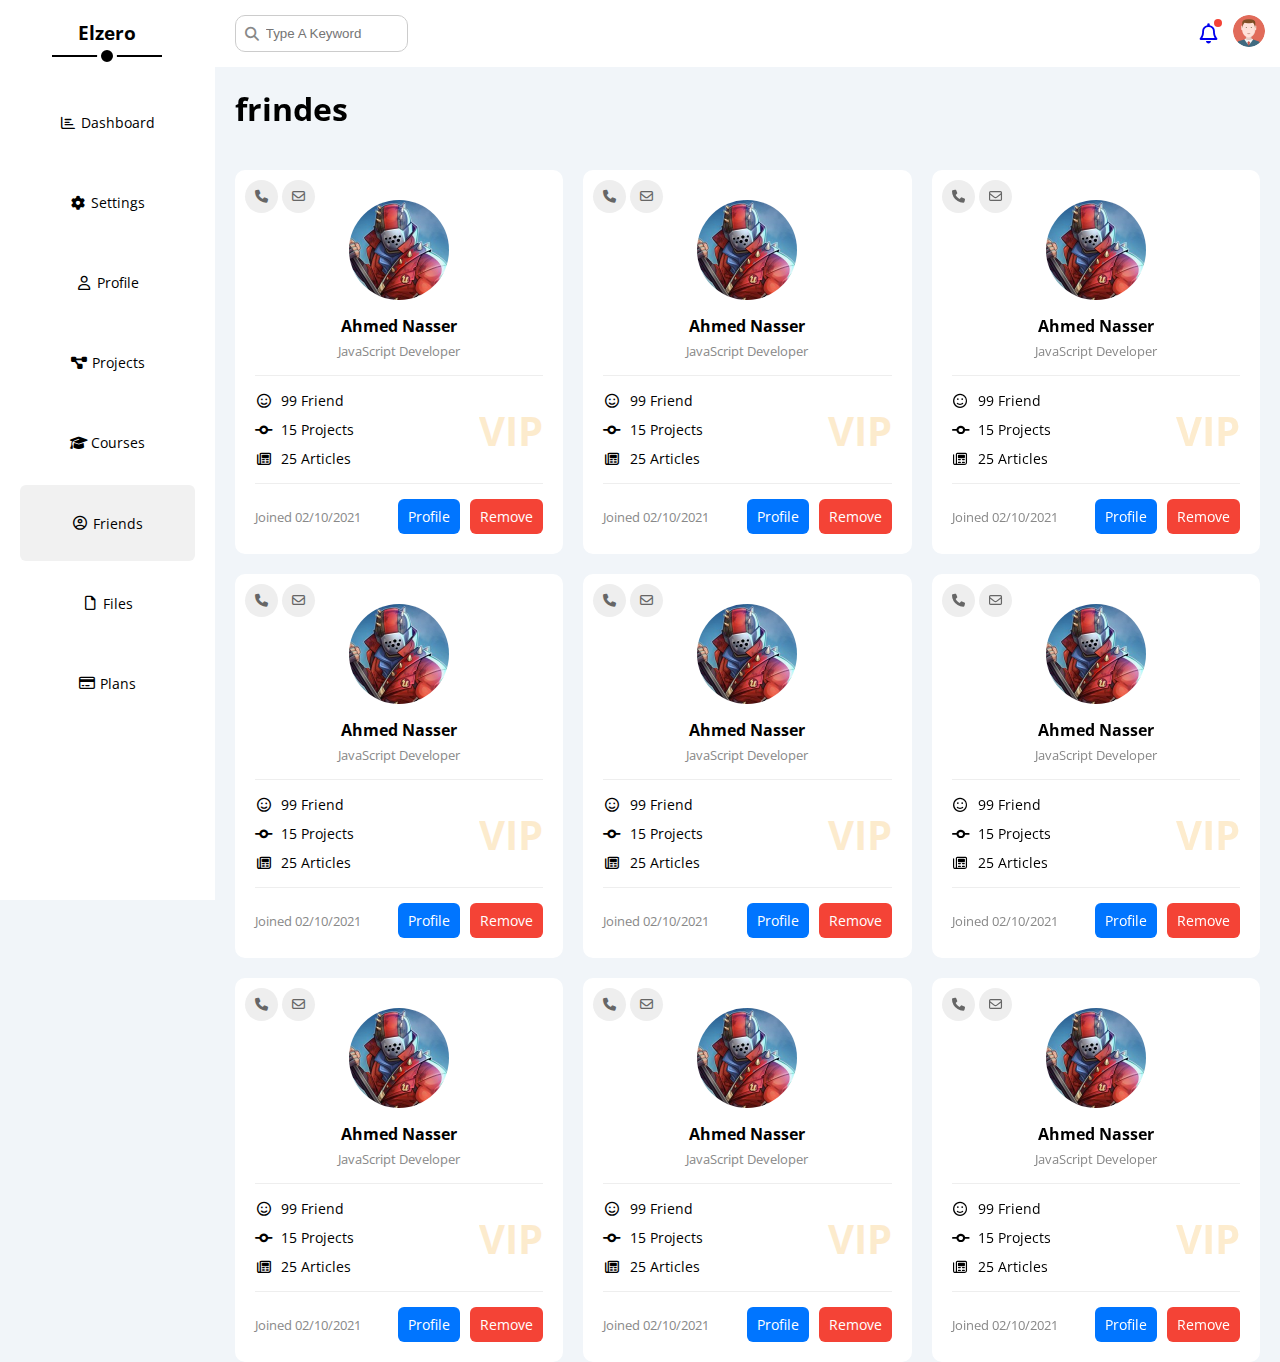
<file: friends.html>
<!DOCTYPE html>
<html lang="en">

<head>
    <meta charset="UTF-8" />
    <meta http-equiv="X-UA-Compatible" content="IE=edge" />
    <meta name="viewport" content="width=device-width, initial-scale=1.0" />
    <title>frindes</title>
    <link rel="icon" href="imgs/371329.svg">

    <link rel="stylesheet" href="css/all.min.css" />
    <link rel="stylesheet" href="css/framework.css" />
    <link rel="stylesheet" href="css/style.css" />
    <link rel="preconnect" href="https://fonts.googleapis.com" />
    <link rel="preconnect" href="https://fonts.gstatic.com" crossorigin />
    <link href="https://fonts.googleapis.com/css2?family=Open+Sans:wght@300;500&#038;display=swap" rel="stylesheet" />
</head>

<body>
    <div class="page d-flex">
        <div class="sidebar bg-white p-20 p-relative">
            <h3 class="p-relative txt-c mt-0">Elzero</h3>
            <ul>
                <li>
                    <a class="d-flex align-center fs-14 c-black rad-6 p-10" href="index.html">
                        <i class="fa-regular fa-chart-bar fa-fw"></i>
                        <span>Dashboard</span>
                    </a>
                </li>
                <li>
                    <a class=" d-flex align-center fs-14 c-black rad-6 p-10" href="settings.html">
                        <i class="fa-solid fa-gear fa-fw"></i>
                        <span>Settings</span>
                    </a>
                </li>
                <li>
                    <a class=" d-flex align-center fs-14 c-black rad-6 p-10" href="profile.html">
                        <i class="fa-regular fa-user fa-fw"></i>
                        <span>Profile</span>
                    </a>
                </li>
                <li>
                    <a class=" d-flex align-center fs-14 c-black rad-6 p-10" href="projects.html">
                        <i class="fa-solid fa-diagram-project fa-fw"></i>
                        <span>Projects</span>
                    </a>
                </li>
                <li>
                    <a class=" d-flex align-center fs-14 c-black rad-6 p-10" href="courses.html">
                        <i class="fa-solid fa-graduation-cap fa-fw"></i>
                        <span>Courses</span>
                    </a>
                </li>
                <li>
                    <a class="active d-flex align-center fs-14 c-black rad-6 p-10" href="friends.html">
                        <i class="fa-regular fa-circle-user fa-fw"></i>
                        <span>Friends</span>
                    </a>
                </li>
                <li>
                    <a class="d-flex align-center fs-14 c-black rad-6 p-10" href="files.html">
                        <i class="fa-regular fa-file fa-fw"></i>
                        <span>Files</span>
                    </a>
                </li>
                <li>
                    <a class="d-flex align-center fs-14 c-black rad-6 p-10" href="plans.html">
                        <i class="fa-regular fa-credit-card fa-fw"></i>
                        <span>Plans</span>
                    </a>
                </li>
            </ul>
        </div>
        <div class="content w-full">
            <!-- Start Head -->
            <div class="head bg-white p-15 between-flex">
                <div class="search p-relative">
                    <input class="p-10" type="search" placeholder="Type A Keyword" />
                </div>
                <div class="icons d-flex align-center">
                    <span class="notification p-relative">
                        <a href="projects.html"><i class="fa-regular fa-bell fa-lg"></i></a>
                    </span>
                    <a href="profile.html"><img src="imgs/avatar.png" alt="" /></a>
                </div>
            </div>
            <!-- End Head -->
            <h1 class="p-relative">frindes</h1>
            <div class="friends-page main-500">
                <div class="friend card  p-relative">
                    <div class="contact">
                        <i class="fa-solid fa-phone"></i>
                        <i class="fa-regular fa-envelope"></i>
                    </div>
                    <div class="txt-c">
                        <img class="rad-half mt-10 mb-10 w-100 h-100" src="imgs/friend-01.jpg" alt="" />
                        <h4 class="m-0">Ahmed Nasser</h4>
                        <p class="c-grey fs-13 mt-5 mb-0">JavaScript Developer</p>
                    </div>
                    <div class="icons fs-14 p-relative">
                        <div class="mb-10">
                            <i class="fa-regular fa-face-smile fa-fw"></i>
                            <span>99 Friend</span>
                        </div>
                        <div class="mb-10">
                            <i class="fa-solid fa-code-commit fa-fw"></i>
                            <span>15 Projects</span>
                        </div>
                        <div>
                            <i class="fa-regular fa-newspaper fa-fw"></i>
                            <span>25 Articles</span>
                        </div>
                        <span class="vip fw-bold c-orange">VIP</span>
                    </div>
                    <div class="info between-flex fs-13">
                        <span class="c-grey">Joined 02/10/2021</span>
                        <div class="d-flex">
                            <a class="bg-blue c-white btn-shape mr-10" href="profile.html">Profile</a>
                            <a class="bg-red c-white btn-shape" href="#">Remove</a>
                        </div>
                    </div>
                </div>
                <div class="friend card  p-relative">
                    <div class="contact">
                        <i class="fa-solid fa-phone"></i>
                        <i class="fa-regular fa-envelope"></i>
                    </div>
                    <div class="txt-c">
                        <img class="rad-half mt-10 mb-10 w-100 h-100" src="imgs/friend-01.jpg" alt="" />
                        <h4 class="m-0">Ahmed Nasser</h4>
                        <p class="c-grey fs-13 mt-5 mb-0">JavaScript Developer</p>
                    </div>
                    <div class="icons fs-14 p-relative">
                        <div class="mb-10">
                            <i class="fa-regular fa-face-smile fa-fw"></i>
                            <span>99 Friend</span>
                        </div>
                        <div class="mb-10">
                            <i class="fa-solid fa-code-commit fa-fw"></i>
                            <span>15 Projects</span>
                        </div>
                        <div>
                            <i class="fa-regular fa-newspaper fa-fw"></i>
                            <span>25 Articles</span>
                        </div>
                        <span class="vip fw-bold c-orange">VIP</span>
                    </div>
                    <div class="info between-flex fs-13">
                        <span class="c-grey">Joined 02/10/2021</span>
                        <div class="d-flex">
                            <a class="bg-blue c-white btn-shape mr-10" href="profile.html">Profile</a>
                            <a class="bg-red c-white btn-shape" href="#">Remove</a>
                        </div>
                    </div>
                </div>
                <div class="friend card  p-relative">
                    <div class="contact">
                        <i class="fa-solid fa-phone"></i>
                        <i class="fa-regular fa-envelope"></i>
                    </div>
                    <div class="txt-c">
                        <img class="rad-half mt-10 mb-10 w-100 h-100" src="imgs/friend-01.jpg" alt="" />
                        <h4 class="m-0">Ahmed Nasser</h4>
                        <p class="c-grey fs-13 mt-5 mb-0">JavaScript Developer</p>
                    </div>
                    <div class="icons fs-14 p-relative">
                        <div class="mb-10">
                            <i class="fa-regular fa-face-smile fa-fw"></i>
                            <span>99 Friend</span>
                        </div>
                        <div class="mb-10">
                            <i class="fa-solid fa-code-commit fa-fw"></i>
                            <span>15 Projects</span>
                        </div>
                        <div>
                            <i class="fa-regular fa-newspaper fa-fw"></i>
                            <span>25 Articles</span>
                        </div>
                        <span class="vip fw-bold c-orange">VIP</span>
                    </div>
                    <div class="info between-flex fs-13">
                        <span class="c-grey">Joined 02/10/2021</span>
                        <div class="d-flex">
                            <a class="bg-blue c-white btn-shape mr-10" href="profile.html">Profile</a>
                            <a class="bg-red c-white btn-shape" href="#">Remove</a>
                        </div>
                    </div>
                </div>
                <div class="friend card  p-relative">
                    <div class="contact">
                        <i class="fa-solid fa-phone"></i>
                        <i class="fa-regular fa-envelope"></i>
                    </div>
                    <div class="txt-c">
                        <img class="rad-half mt-10 mb-10 w-100 h-100" src="imgs/friend-01.jpg" alt="" />
                        <h4 class="m-0">Ahmed Nasser</h4>
                        <p class="c-grey fs-13 mt-5 mb-0">JavaScript Developer</p>
                    </div>
                    <div class="icons fs-14 p-relative">
                        <div class="mb-10">
                            <i class="fa-regular fa-face-smile fa-fw"></i>
                            <span>99 Friend</span>
                        </div>
                        <div class="mb-10">
                            <i class="fa-solid fa-code-commit fa-fw"></i>
                            <span>15 Projects</span>
                        </div>
                        <div>
                            <i class="fa-regular fa-newspaper fa-fw"></i>
                            <span>25 Articles</span>
                        </div>
                        <span class="vip fw-bold c-orange">VIP</span>
                    </div>
                    <div class="info between-flex fs-13">
                        <span class="c-grey">Joined 02/10/2021</span>
                        <div class="d-flex">
                            <a class="bg-blue c-white btn-shape mr-10" href="profile.html">Profile</a>
                            <a class="bg-red c-white btn-shape" href="#">Remove</a>
                        </div>
                    </div>
                </div>
                <div class="friend card  p-relative">
                    <div class="contact">
                        <i class="fa-solid fa-phone"></i>
                        <i class="fa-regular fa-envelope"></i>
                    </div>
                    <div class="txt-c">
                        <img class="rad-half mt-10 mb-10 w-100 h-100" src="imgs/friend-01.jpg" alt="" />
                        <h4 class="m-0">Ahmed Nasser</h4>
                        <p class="c-grey fs-13 mt-5 mb-0">JavaScript Developer</p>
                    </div>
                    <div class="icons fs-14 p-relative">
                        <div class="mb-10">
                            <i class="fa-regular fa-face-smile fa-fw"></i>
                            <span>99 Friend</span>
                        </div>
                        <div class="mb-10">
                            <i class="fa-solid fa-code-commit fa-fw"></i>
                            <span>15 Projects</span>
                        </div>
                        <div>
                            <i class="fa-regular fa-newspaper fa-fw"></i>
                            <span>25 Articles</span>
                        </div>
                        <span class="vip fw-bold c-orange">VIP</span>
                    </div>
                    <div class="info between-flex fs-13">
                        <span class="c-grey">Joined 02/10/2021</span>
                        <div class="d-flex">
                            <a class="bg-blue c-white btn-shape mr-10" href="profile.html">Profile</a>
                            <a class="bg-red c-white btn-shape" href="#">Remove</a>
                        </div>
                    </div>
                </div>
                <div class="friend card  p-relative">
                    <div class="contact">
                        <i class="fa-solid fa-phone"></i>
                        <i class="fa-regular fa-envelope"></i>
                    </div>
                    <div class="txt-c">
                        <img class="rad-half mt-10 mb-10 w-100 h-100" src="imgs/friend-01.jpg" alt="" />
                        <h4 class="m-0">Ahmed Nasser</h4>
                        <p class="c-grey fs-13 mt-5 mb-0">JavaScript Developer</p>
                    </div>
                    <div class="icons fs-14 p-relative">
                        <div class="mb-10">
                            <i class="fa-regular fa-face-smile fa-fw"></i>
                            <span>99 Friend</span>
                        </div>
                        <div class="mb-10">
                            <i class="fa-solid fa-code-commit fa-fw"></i>
                            <span>15 Projects</span>
                        </div>
                        <div>
                            <i class="fa-regular fa-newspaper fa-fw"></i>
                            <span>25 Articles</span>
                        </div>
                        <span class="vip fw-bold c-orange">VIP</span>
                    </div>
                    <div class="info between-flex fs-13">
                        <span class="c-grey">Joined 02/10/2021</span>
                        <div class="d-flex">
                            <a class="bg-blue c-white btn-shape mr-10" href="profile.html">Profile</a>
                            <a class="bg-red c-white btn-shape" href="#">Remove</a>
                        </div>
                    </div>
                </div>
                <div class="friend card  p-relative">
                    <div class="contact">
                        <i class="fa-solid fa-phone"></i>
                        <i class="fa-regular fa-envelope"></i>
                    </div>
                    <div class="txt-c">
                        <img class="rad-half mt-10 mb-10 w-100 h-100" src="imgs/friend-01.jpg" alt="" />
                        <h4 class="m-0">Ahmed Nasser</h4>
                        <p class="c-grey fs-13 mt-5 mb-0">JavaScript Developer</p>
                    </div>
                    <div class="icons fs-14 p-relative">
                        <div class="mb-10">
                            <i class="fa-regular fa-face-smile fa-fw"></i>
                            <span>99 Friend</span>
                        </div>
                        <div class="mb-10">
                            <i class="fa-solid fa-code-commit fa-fw"></i>
                            <span>15 Projects</span>
                        </div>
                        <div>
                            <i class="fa-regular fa-newspaper fa-fw"></i>
                            <span>25 Articles</span>
                        </div>
                        <span class="vip fw-bold c-orange">VIP</span>
                    </div>
                    <div class="info between-flex fs-13">
                        <span class="c-grey">Joined 02/10/2021</span>
                        <div class="d-flex">
                            <a class="bg-blue c-white btn-shape mr-10" href="profile.html">Profile</a>
                            <a class="bg-red c-white btn-shape" href="#">Remove</a>
                        </div>
                    </div>
                </div>
                <div class="friend card  p-relative">
                    <div class="contact">
                        <i class="fa-solid fa-phone"></i>
                        <i class="fa-regular fa-envelope"></i>
                    </div>
                    <div class="txt-c">
                        <img class="rad-half mt-10 mb-10 w-100 h-100" src="imgs/friend-01.jpg" alt="" />
                        <h4 class="m-0">Ahmed Nasser</h4>
                        <p class="c-grey fs-13 mt-5 mb-0">JavaScript Developer</p>
                    </div>
                    <div class="icons fs-14 p-relative">
                        <div class="mb-10">
                            <i class="fa-regular fa-face-smile fa-fw"></i>
                            <span>99 Friend</span>
                        </div>
                        <div class="mb-10">
                            <i class="fa-solid fa-code-commit fa-fw"></i>
                            <span>15 Projects</span>
                        </div>
                        <div>
                            <i class="fa-regular fa-newspaper fa-fw"></i>
                            <span>25 Articles</span>
                        </div>
                        <span class="vip fw-bold c-orange">VIP</span>
                    </div>
                    <div class="info between-flex fs-13">
                        <span class="c-grey">Joined 02/10/2021</span>
                        <div class="d-flex">
                            <a class="bg-blue c-white btn-shape mr-10" href="profile.html">Profile</a>
                            <a class="bg-red c-white btn-shape" href="#">Remove</a>
                        </div>
                    </div>
                </div>
                <div class="friend card  p-relative">
                    <div class="contact">
                        <i class="fa-solid fa-phone"></i>
                        <i class="fa-regular fa-envelope"></i>
                    </div>
                    <div class="txt-c">
                        <img class="rad-half mt-10 mb-10 w-100 h-100" src="imgs/friend-01.jpg" alt="" />
                        <h4 class="m-0">Ahmed Nasser</h4>
                        <p class="c-grey fs-13 mt-5 mb-0">JavaScript Developer</p>
                    </div>
                    <div class="icons fs-14 p-relative">
                        <div class="mb-10">
                            <i class="fa-regular fa-face-smile fa-fw"></i>
                            <span>99 Friend</span>
                        </div>
                        <div class="mb-10">
                            <i class="fa-solid fa-code-commit fa-fw"></i>
                            <span>15 Projects</span>
                        </div>
                        <div>
                            <i class="fa-regular fa-newspaper fa-fw"></i>
                            <span>25 Articles</span>
                        </div>
                        <span class="vip fw-bold c-orange">VIP</span>
                    </div>
                    <div class="info between-flex fs-13">
                        <span class="c-grey">Joined 02/10/2021</span>
                        <div class="d-flex">
                            <a class="bg-blue c-white btn-shape mr-10" href="profile.html">Profile</a>
                            <a class="bg-red c-white btn-shape" href="#">Remove</a>
                        </div>
                    </div>
                </div>



            </div>
        </div>
    </div>
</body>
</file>
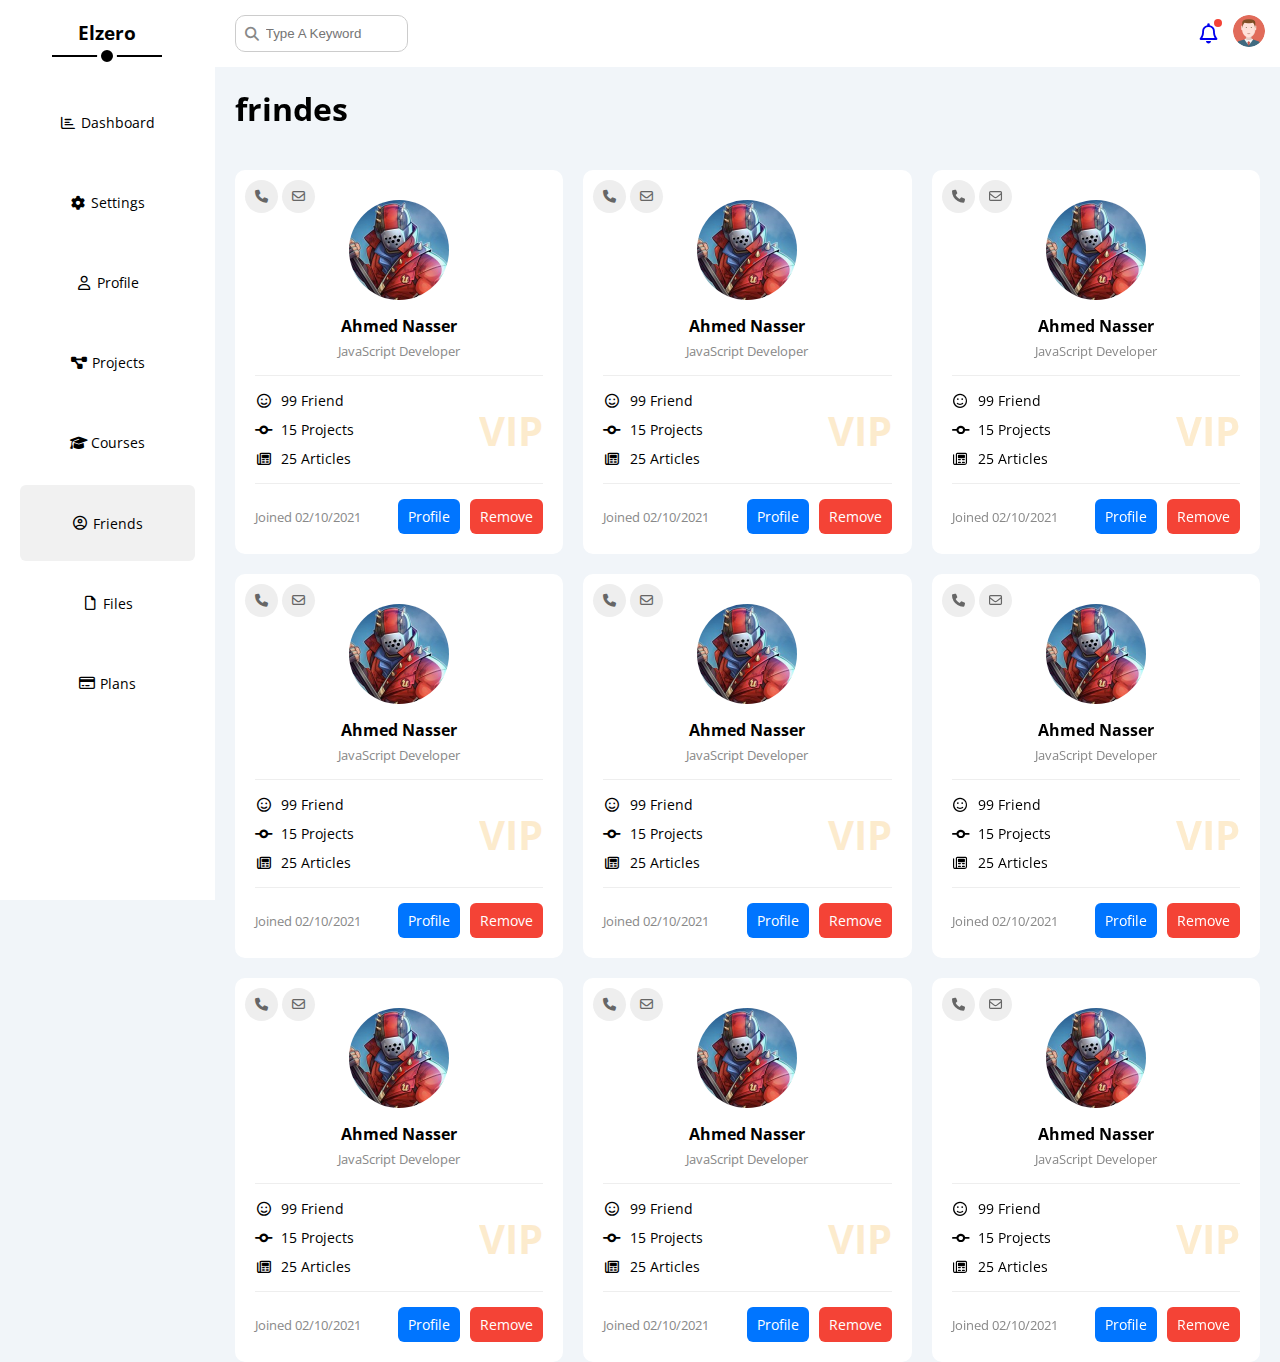
<file: frindes.html>
<!DOCTYPE html>
<html lang="en">

<head>
    <meta charset="UTF-8" />
    <meta http-equiv="X-UA-Compatible" content="IE=edge" />
    <meta name="viewport" content="width=device-width, initial-scale=1.0" />
    <title>frindes</title>
    <link rel="icon" href="imgs/371329.svg">

    <link rel="stylesheet" href="css/all.min.css" />
    <link rel="stylesheet" href="css/framework.css" />
    <link rel="stylesheet" href="css/style.css" />
    <link rel="preconnect" href="https://fonts.googleapis.com" />
    <link rel="preconnect" href="https://fonts.gstatic.com" crossorigin />
    <link href="https://fonts.googleapis.com/css2?family=Open+Sans:wght@300;500&#038;display=swap" rel="stylesheet" />
</head>

<body>
    <div class="page d-flex">
        <div class="sidebar bg-white p-20 p-relative">
            <h3 class="p-relative txt-c mt-0">Elzero</h3>
            <ul>
                <li>
                    <a class="d-flex align-center fs-14 c-black rad-6 p-10" href="index.html">
                        <i class="fa-regular fa-chart-bar fa-fw"></i>
                        <span>Dashboard</span>
                    </a>
                </li>
                <li>
                    <a class=" d-flex align-center fs-14 c-black rad-6 p-10" href="settings.html">
                        <i class="fa-solid fa-gear fa-fw"></i>
                        <span>Settings</span>
                    </a>
                </li>
                <li>
                    <a class=" d-flex align-center fs-14 c-black rad-6 p-10" href="profile.html">
                        <i class="fa-regular fa-user fa-fw"></i>
                        <span>Profile</span>
                    </a>
                </li>
                <li>
                    <a class=" d-flex align-center fs-14 c-black rad-6 p-10" href="projects.html">
                        <i class="fa-solid fa-diagram-project fa-fw"></i>
                        <span>Projects</span>
                    </a>
                </li>
                <li>
                    <a class=" d-flex align-center fs-14 c-black rad-6 p-10" href="courses.html">
                        <i class="fa-solid fa-graduation-cap fa-fw"></i>
                        <span>Courses</span>
                    </a>
                </li>
                <li>
                    <a class="active d-flex align-center fs-14 c-black rad-6 p-10" href="friends.html">
                        <i class="fa-regular fa-circle-user fa-fw"></i>
                        <span>Friends</span>
                    </a>
                </li>
                <li>
                    <a class="d-flex align-center fs-14 c-black rad-6 p-10" href="files.html">
                        <i class="fa-regular fa-file fa-fw"></i>
                        <span>Files</span>
                    </a>
                </li>
                <li>
                    <a class="d-flex align-center fs-14 c-black rad-6 p-10" href="plans.html">
                        <i class="fa-regular fa-credit-card fa-fw"></i>
                        <span>Plans</span>
                    </a>
                </li>
            </ul>
        </div>
        <div class="content w-full">
            <!-- Start Head -->
            <div class="head bg-white p-15 between-flex">
                <div class="search p-relative">
                    <input class="p-10" type="search" placeholder="Type A Keyword" />
                </div>
                <div class="icons d-flex align-center">
                    <span class="notification p-relative">
                        <a href="projects.html"><i class="fa-regular fa-bell fa-lg"></i></a>
                    </span>
                    <a href="profile.html"><img src="imgs/avatar.png" alt="" /></a>
                </div>
            </div>
            <!-- End Head -->
            <h1 class="p-relative">frindes</h1>
            <div class="friends-page main-500">
                <div class="friend card  p-relative">
                    <div class="contact">
                        <i class="fa-solid fa-phone"></i>
                        <i class="fa-regular fa-envelope"></i>
                    </div>
                    <div class="txt-c">
                        <img class="rad-half mt-10 mb-10 w-100 h-100" src="imgs/friend-01.jpg" alt="" />
                        <h4 class="m-0">Ahmed Nasser</h4>
                        <p class="c-grey fs-13 mt-5 mb-0">JavaScript Developer</p>
                    </div>
                    <div class="icons fs-14 p-relative">
                        <div class="mb-10">
                            <i class="fa-regular fa-face-smile fa-fw"></i>
                            <span>99 Friend</span>
                        </div>
                        <div class="mb-10">
                            <i class="fa-solid fa-code-commit fa-fw"></i>
                            <span>15 Projects</span>
                        </div>
                        <div>
                            <i class="fa-regular fa-newspaper fa-fw"></i>
                            <span>25 Articles</span>
                        </div>
                        <span class="vip fw-bold c-orange">VIP</span>
                    </div>
                    <div class="info between-flex fs-13">
                        <span class="c-grey">Joined 02/10/2021</span>
                        <div class="d-flex">
                            <a class="bg-blue c-white btn-shape mr-10" href="profile.html">Profile</a>
                            <a class="bg-red c-white btn-shape" href="#">Remove</a>
                        </div>
                    </div>
                </div>
                <div class="friend card  p-relative">
                    <div class="contact">
                        <i class="fa-solid fa-phone"></i>
                        <i class="fa-regular fa-envelope"></i>
                    </div>
                    <div class="txt-c">
                        <img class="rad-half mt-10 mb-10 w-100 h-100" src="imgs/friend-01.jpg" alt="" />
                        <h4 class="m-0">Ahmed Nasser</h4>
                        <p class="c-grey fs-13 mt-5 mb-0">JavaScript Developer</p>
                    </div>
                    <div class="icons fs-14 p-relative">
                        <div class="mb-10">
                            <i class="fa-regular fa-face-smile fa-fw"></i>
                            <span>99 Friend</span>
                        </div>
                        <div class="mb-10">
                            <i class="fa-solid fa-code-commit fa-fw"></i>
                            <span>15 Projects</span>
                        </div>
                        <div>
                            <i class="fa-regular fa-newspaper fa-fw"></i>
                            <span>25 Articles</span>
                        </div>
                        <span class="vip fw-bold c-orange">VIP</span>
                    </div>
                    <div class="info between-flex fs-13">
                        <span class="c-grey">Joined 02/10/2021</span>
                        <div class="d-flex">
                            <a class="bg-blue c-white btn-shape mr-10" href="profile.html">Profile</a>
                            <a class="bg-red c-white btn-shape" href="#">Remove</a>
                        </div>
                    </div>
                </div>
                <div class="friend card  p-relative">
                    <div class="contact">
                        <i class="fa-solid fa-phone"></i>
                        <i class="fa-regular fa-envelope"></i>
                    </div>
                    <div class="txt-c">
                        <img class="rad-half mt-10 mb-10 w-100 h-100" src="imgs/friend-01.jpg" alt="" />
                        <h4 class="m-0">Ahmed Nasser</h4>
                        <p class="c-grey fs-13 mt-5 mb-0">JavaScript Developer</p>
                    </div>
                    <div class="icons fs-14 p-relative">
                        <div class="mb-10">
                            <i class="fa-regular fa-face-smile fa-fw"></i>
                            <span>99 Friend</span>
                        </div>
                        <div class="mb-10">
                            <i class="fa-solid fa-code-commit fa-fw"></i>
                            <span>15 Projects</span>
                        </div>
                        <div>
                            <i class="fa-regular fa-newspaper fa-fw"></i>
                            <span>25 Articles</span>
                        </div>
                        <span class="vip fw-bold c-orange">VIP</span>
                    </div>
                    <div class="info between-flex fs-13">
                        <span class="c-grey">Joined 02/10/2021</span>
                        <div class="d-flex">
                            <a class="bg-blue c-white btn-shape mr-10" href="profile.html">Profile</a>
                            <a class="bg-red c-white btn-shape" href="#">Remove</a>
                        </div>
                    </div>
                </div>
                <div class="friend card  p-relative">
                    <div class="contact">
                        <i class="fa-solid fa-phone"></i>
                        <i class="fa-regular fa-envelope"></i>
                    </div>
                    <div class="txt-c">
                        <img class="rad-half mt-10 mb-10 w-100 h-100" src="imgs/friend-01.jpg" alt="" />
                        <h4 class="m-0">Ahmed Nasser</h4>
                        <p class="c-grey fs-13 mt-5 mb-0">JavaScript Developer</p>
                    </div>
                    <div class="icons fs-14 p-relative">
                        <div class="mb-10">
                            <i class="fa-regular fa-face-smile fa-fw"></i>
                            <span>99 Friend</span>
                        </div>
                        <div class="mb-10">
                            <i class="fa-solid fa-code-commit fa-fw"></i>
                            <span>15 Projects</span>
                        </div>
                        <div>
                            <i class="fa-regular fa-newspaper fa-fw"></i>
                            <span>25 Articles</span>
                        </div>
                        <span class="vip fw-bold c-orange">VIP</span>
                    </div>
                    <div class="info between-flex fs-13">
                        <span class="c-grey">Joined 02/10/2021</span>
                        <div class="d-flex">
                            <a class="bg-blue c-white btn-shape mr-10" href="profile.html">Profile</a>
                            <a class="bg-red c-white btn-shape" href="#">Remove</a>
                        </div>
                    </div>
                </div>
                <div class="friend card  p-relative">
                    <div class="contact">
                        <i class="fa-solid fa-phone"></i>
                        <i class="fa-regular fa-envelope"></i>
                    </div>
                    <div class="txt-c">
                        <img class="rad-half mt-10 mb-10 w-100 h-100" src="imgs/friend-01.jpg" alt="" />
                        <h4 class="m-0">Ahmed Nasser</h4>
                        <p class="c-grey fs-13 mt-5 mb-0">JavaScript Developer</p>
                    </div>
                    <div class="icons fs-14 p-relative">
                        <div class="mb-10">
                            <i class="fa-regular fa-face-smile fa-fw"></i>
                            <span>99 Friend</span>
                        </div>
                        <div class="mb-10">
                            <i class="fa-solid fa-code-commit fa-fw"></i>
                            <span>15 Projects</span>
                        </div>
                        <div>
                            <i class="fa-regular fa-newspaper fa-fw"></i>
                            <span>25 Articles</span>
                        </div>
                        <span class="vip fw-bold c-orange">VIP</span>
                    </div>
                    <div class="info between-flex fs-13">
                        <span class="c-grey">Joined 02/10/2021</span>
                        <div class="d-flex">
                            <a class="bg-blue c-white btn-shape mr-10" href="profile.html">Profile</a>
                            <a class="bg-red c-white btn-shape" href="#">Remove</a>
                        </div>
                    </div>
                </div>
                <div class="friend card  p-relative">
                    <div class="contact">
                        <i class="fa-solid fa-phone"></i>
                        <i class="fa-regular fa-envelope"></i>
                    </div>
                    <div class="txt-c">
                        <img class="rad-half mt-10 mb-10 w-100 h-100" src="imgs/friend-01.jpg" alt="" />
                        <h4 class="m-0">Ahmed Nasser</h4>
                        <p class="c-grey fs-13 mt-5 mb-0">JavaScript Developer</p>
                    </div>
                    <div class="icons fs-14 p-relative">
                        <div class="mb-10">
                            <i class="fa-regular fa-face-smile fa-fw"></i>
                            <span>99 Friend</span>
                        </div>
                        <div class="mb-10">
                            <i class="fa-solid fa-code-commit fa-fw"></i>
                            <span>15 Projects</span>
                        </div>
                        <div>
                            <i class="fa-regular fa-newspaper fa-fw"></i>
                            <span>25 Articles</span>
                        </div>
                        <span class="vip fw-bold c-orange">VIP</span>
                    </div>
                    <div class="info between-flex fs-13">
                        <span class="c-grey">Joined 02/10/2021</span>
                        <div class="d-flex">
                            <a class="bg-blue c-white btn-shape mr-10" href="profile.html">Profile</a>
                            <a class="bg-red c-white btn-shape" href="#">Remove</a>
                        </div>
                    </div>
                </div>
                <div class="friend card  p-relative">
                    <div class="contact">
                        <i class="fa-solid fa-phone"></i>
                        <i class="fa-regular fa-envelope"></i>
                    </div>
                    <div class="txt-c">
                        <img class="rad-half mt-10 mb-10 w-100 h-100" src="imgs/friend-01.jpg" alt="" />
                        <h4 class="m-0">Ahmed Nasser</h4>
                        <p class="c-grey fs-13 mt-5 mb-0">JavaScript Developer</p>
                    </div>
                    <div class="icons fs-14 p-relative">
                        <div class="mb-10">
                            <i class="fa-regular fa-face-smile fa-fw"></i>
                            <span>99 Friend</span>
                        </div>
                        <div class="mb-10">
                            <i class="fa-solid fa-code-commit fa-fw"></i>
                            <span>15 Projects</span>
                        </div>
                        <div>
                            <i class="fa-regular fa-newspaper fa-fw"></i>
                            <span>25 Articles</span>
                        </div>
                        <span class="vip fw-bold c-orange">VIP</span>
                    </div>
                    <div class="info between-flex fs-13">
                        <span class="c-grey">Joined 02/10/2021</span>
                        <div class="d-flex">
                            <a class="bg-blue c-white btn-shape mr-10" href="profile.html">Profile</a>
                            <a class="bg-red c-white btn-shape" href="#">Remove</a>
                        </div>
                    </div>
                </div>
                <div class="friend card  p-relative">
                    <div class="contact">
                        <i class="fa-solid fa-phone"></i>
                        <i class="fa-regular fa-envelope"></i>
                    </div>
                    <div class="txt-c">
                        <img class="rad-half mt-10 mb-10 w-100 h-100" src="imgs/friend-01.jpg" alt="" />
                        <h4 class="m-0">Ahmed Nasser</h4>
                        <p class="c-grey fs-13 mt-5 mb-0">JavaScript Developer</p>
                    </div>
                    <div class="icons fs-14 p-relative">
                        <div class="mb-10">
                            <i class="fa-regular fa-face-smile fa-fw"></i>
                            <span>99 Friend</span>
                        </div>
                        <div class="mb-10">
                            <i class="fa-solid fa-code-commit fa-fw"></i>
                            <span>15 Projects</span>
                        </div>
                        <div>
                            <i class="fa-regular fa-newspaper fa-fw"></i>
                            <span>25 Articles</span>
                        </div>
                        <span class="vip fw-bold c-orange">VIP</span>
                    </div>
                    <div class="info between-flex fs-13">
                        <span class="c-grey">Joined 02/10/2021</span>
                        <div class="d-flex">
                            <a class="bg-blue c-white btn-shape mr-10" href="profile.html">Profile</a>
                            <a class="bg-red c-white btn-shape" href="#">Remove</a>
                        </div>
                    </div>
                </div>
                <div class="friend card  p-relative">
                    <div class="contact">
                        <i class="fa-solid fa-phone"></i>
                        <i class="fa-regular fa-envelope"></i>
                    </div>
                    <div class="txt-c">
                        <img class="rad-half mt-10 mb-10 w-100 h-100" src="imgs/friend-01.jpg" alt="" />
                        <h4 class="m-0">Ahmed Nasser</h4>
                        <p class="c-grey fs-13 mt-5 mb-0">JavaScript Developer</p>
                    </div>
                    <div class="icons fs-14 p-relative">
                        <div class="mb-10">
                            <i class="fa-regular fa-face-smile fa-fw"></i>
                            <span>99 Friend</span>
                        </div>
                        <div class="mb-10">
                            <i class="fa-solid fa-code-commit fa-fw"></i>
                            <span>15 Projects</span>
                        </div>
                        <div>
                            <i class="fa-regular fa-newspaper fa-fw"></i>
                            <span>25 Articles</span>
                        </div>
                        <span class="vip fw-bold c-orange">VIP</span>
                    </div>
                    <div class="info between-flex fs-13">
                        <span class="c-grey">Joined 02/10/2021</span>
                        <div class="d-flex">
                            <a class="bg-blue c-white btn-shape mr-10" href="profile.html">Profile</a>
                            <a class="bg-red c-white btn-shape" href="#">Remove</a>
                        </div>
                    </div>
                </div>



            </div>
        </div>
    </div>
</body>
</file>
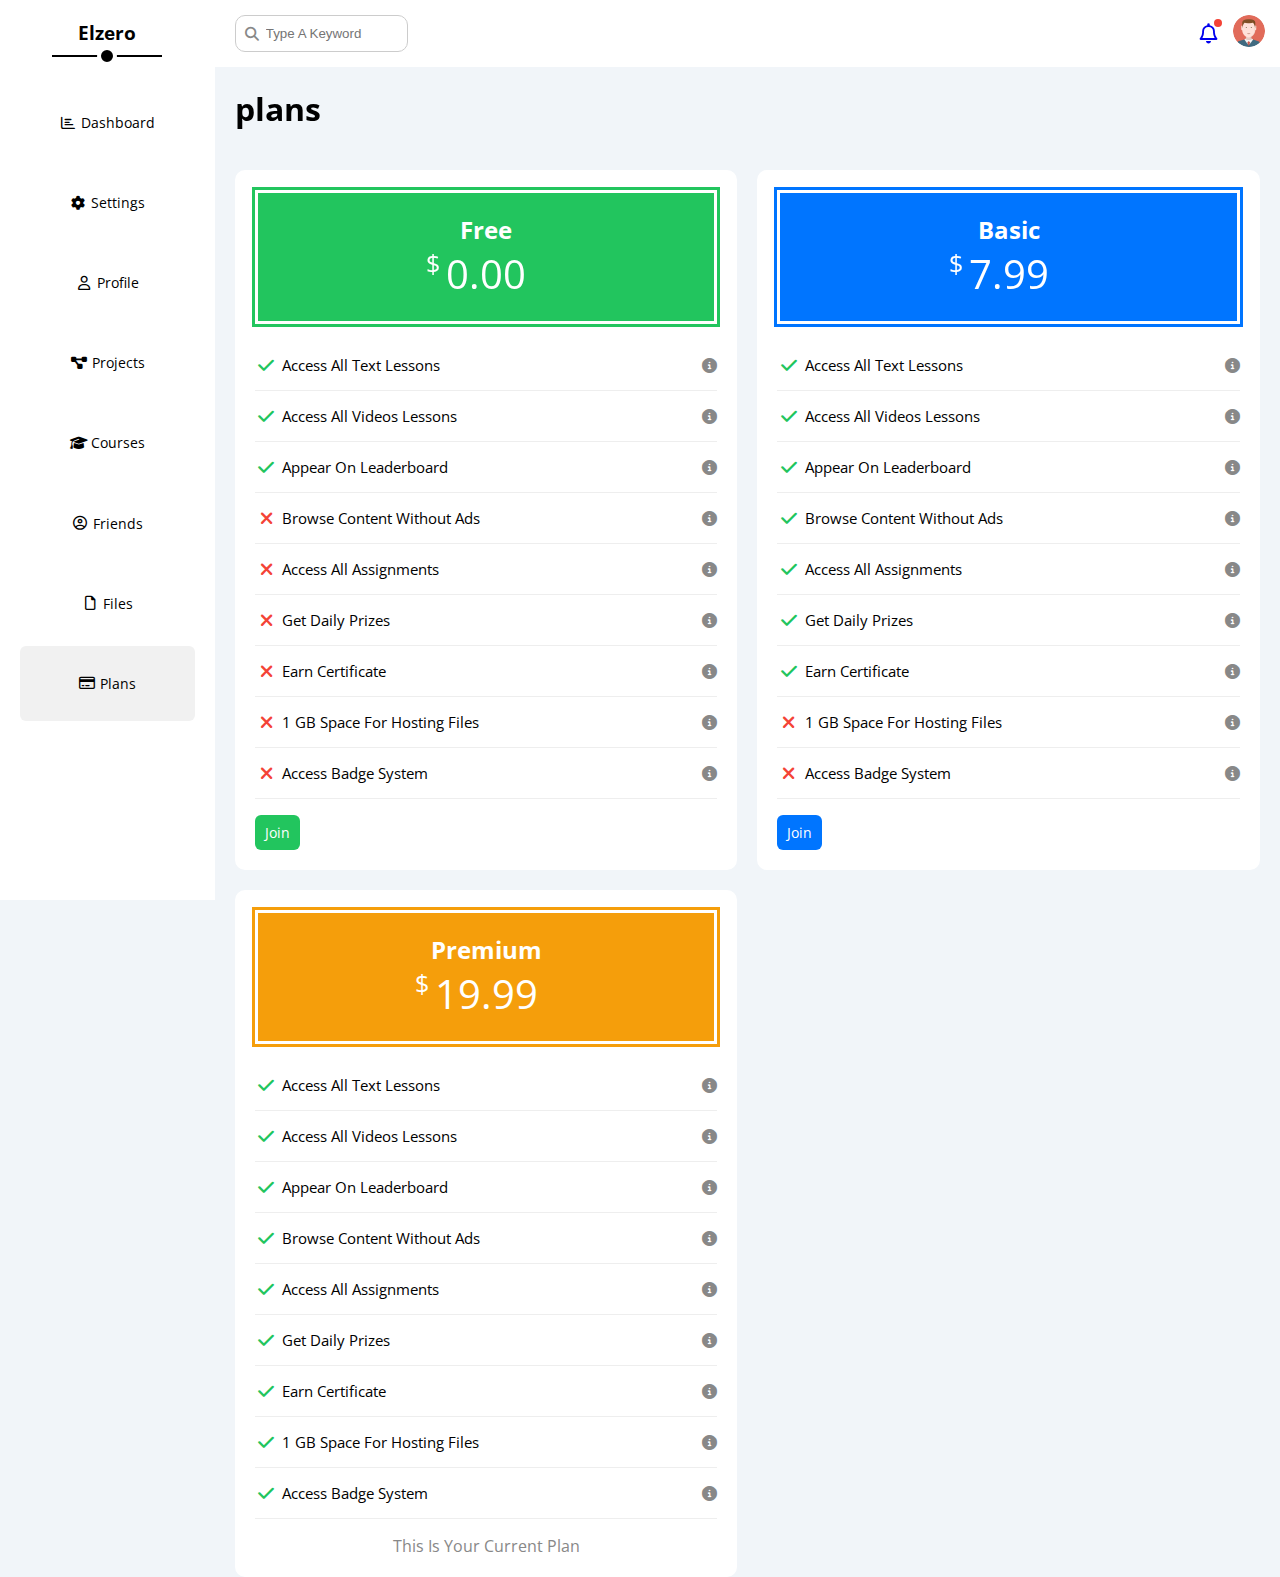
<file: plans.html>
<!DOCTYPE html>
<html lang="en">

<head>
    <meta charset="UTF-8" />
    <meta http-equiv="X-UA-Compatible" content="IE=edge" />
    <meta name="viewport" content="width=device-width, initial-scale=1.0" />
    <title>plans</title>
    <link rel="icon" href="imgs/371329.svg">

    <link rel="stylesheet" href="css/all.min.css" />
    <link rel="stylesheet" href="css/framework.css" />
    <link rel="stylesheet" href="css/style.css" />
    <link rel="preconnect" href="https://fonts.googleapis.com" />
    <link rel="preconnect" href="https://fonts.gstatic.com" crossorigin />
    <link href="https://fonts.googleapis.com/css2?family=Open+Sans:wght@300;500&#038;display=swap" rel="stylesheet" />
</head>

<body>
    <div class="page d-flex">
        <div class="sidebar bg-white p-20 p-relative">
            <h3 class="p-relative txt-c mt-0">Elzero</h3>
            <ul>
                <li>
                    <a class="d-flex align-center fs-14 c-black rad-6 p-10" href="index.html">
                        <i class="fa-regular fa-chart-bar fa-fw"></i>
                        <span>Dashboard</span>
                    </a>
                </li>
                <li>
                    <a class=" d-flex align-center fs-14 c-black rad-6 p-10" href="settings.html">
                        <i class="fa-solid fa-gear fa-fw"></i>
                        <span>Settings</span>
                    </a>
                </li>
                <li>
                    <a class=" d-flex align-center fs-14 c-black rad-6 p-10" href="profile.html">
                        <i class="fa-regular fa-user fa-fw"></i>
                        <span>Profile</span>
                    </a>
                </li>
                <li>
                    <a class=" d-flex align-center fs-14 c-black rad-6 p-10" href="projects.html">
                        <i class="fa-solid fa-diagram-project fa-fw"></i>
                        <span>Projects</span>
                    </a>
                </li>
                <li>
                    <a class=" d-flex align-center fs-14 c-black rad-6 p-10" href="courses.html">
                        <i class="fa-solid fa-graduation-cap fa-fw"></i>
                        <span>Courses</span>
                    </a>
                </li>
                <li>
                    <a class=" d-flex align-center fs-14 c-black rad-6 p-10" href="friends.html">
                        <i class="fa-regular fa-circle-user fa-fw"></i>
                        <span>Friends</span>
                    </a>
                </li>
                <li>
                    <a class="d-flex align-center fs-14 c-black rad-6 p-10" href="files.html">
                        <i class="fa-regular fa-file fa-fw"></i>
                        <span>Files</span>
                    </a>
                </li>
                <li>
                    <a class="active d-flex align-center fs-14 c-black rad-6 p-10" href="plans.html">
                        <i class="fa-regular fa-credit-card fa-fw"></i>
                        <span>Plans</span>
                    </a>
                </li>
            </ul>
        </div>
        <div class="content w-full">
            <!-- Start Head -->
            <div class="head bg-white p-15 between-flex">
                <div class="search p-relative">
                    <input class="p-10" type="search" placeholder="Type A Keyword" />
                </div>
                <div class="icons d-flex align-center">
                    <span class="notification p-relative">
                        <a href="projects.html"><i class="fa-regular fa-bell fa-lg"></i></a>
                    </span>
                    <a href="profile.html"><img src="imgs/avatar.png" alt="" /></a>
                </div>
            </div>
            <!-- End Head -->
            <h1 class="p-relative">plans</h1>
            <div class="plans-page main-500">
                <div class="plan green card">
                    <div class="top bg-green txt-c p-20">
                        <h2 class="m-0 c-white">Free</h2>
                        <div class="price c-white"><span>$</span>0.00</div>
                    </div>
                    <ul>
                        <li>
                            <i class="fa-solid fa-check fa-fw yes"></i>
                            <span>Access All Text Lessons</span>
                            <i class="fa-solid fa-circle-info help"></i>
                        </li>
                        <li>
                            <i class="fa-solid fa-check fa-fw yes"></i>
                            <span>Access All Videos Lessons</span>
                            <i class="fa-solid fa-circle-info help"></i>
                        </li>
                        <li>
                            <i class="fa-solid fa-check fa-fw yes"></i>
                            <span>Appear On Leaderboard</span>
                            <i class="fa-solid fa-circle-info help"></i>
                        </li>
                        <li>
                            <i class="fa-solid fa-xmark fa-fw"></i>
                            <span>Browse Content Without Ads</span>
                            <i class="fa-solid fa-circle-info help"></i>
                        </li>
                        <li>
                            <i class="fa-solid fa-xmark fa-fw"></i>
                            <span>Access All Assignments</span>
                            <i class="fa-solid fa-circle-info help"></i>
                        </li>
                        <li>
                            <i class="fa-solid fa-xmark fa-fw"></i>
                            <span>Get Daily Prizes</span>
                            <i class="fa-solid fa-circle-info help"></i>
                        </li>
                        <li>
                            <i class="fa-solid fa-xmark fa-fw"></i>
                            <span>Earn Certificate</span>
                            <i class="fa-solid fa-circle-info help"></i>
                        </li>
                        <li>
                            <i class="fa-solid fa-xmark fa-fw"></i>
                            <span>1 GB Space For Hosting Files</span>
                            <i class="fa-solid fa-circle-info help"></i>
                        </li>
                        <li>
                            <i class="fa-solid fa-xmark fa-fw"></i>
                            <span>Access Badge System</span>
                            <i class="fa-solid fa-circle-info help"></i>
                        </li>
                    </ul>
                    <a href="#" class="btn-shape bg-green c-white d-block w-fit">Join</a>
                </div>
                <!-- Start Plan -->
                <div class="plan blue bg-white p-20 card">
                    <div class="top bg-blue txt-c p-20">
                        <h2 class="m-0 c-white">Basic</h2>
                        <div class="price c-white"><span>$</span>7.99</div>
                    </div>
                    <ul class="list-none p-0">
                        <li>
                            <i class="fa-solid fa-check fa-fw yes"></i>
                            <span>Access All Text Lessons</span>
                            <i class="fa-solid fa-circle-info help"></i>
                        </li>
                        <li>
                            <i class="fa-solid fa-check fa-fw yes"></i>
                            <span>Access All Videos Lessons</span>
                            <i class="fa-solid fa-circle-info help"></i>
                        </li>
                        <li>
                            <i class="fa-solid fa-check fa-fw yes"></i>
                            <span>Appear On Leaderboard</span>
                            <i class="fa-solid fa-circle-info help"></i>
                        </li>
                        <li>
                            <i class="fa-solid fa-check fa-fw yes"></i>
                            <span>Browse Content Without Ads</span>
                            <i class="fa-solid fa-circle-info help"></i>
                        </li>
                        <li>
                            <i class="fa-solid fa-check fa-fw yes"></i>
                            <span>Access All Assignments</span>
                            <i class="fa-solid fa-circle-info help"></i>
                        </li>
                        <li>
                            <i class="fa-solid fa-check fa-fw yes"></i>
                            <span>Get Daily Prizes</span>
                            <i class="fa-solid fa-circle-info help"></i>
                        </li>
                        <li>
                            <i class="fa-solid fa-check fa-fw yes"></i>
                            <span>Earn Certificate</span>
                            <i class="fa-solid fa-circle-info help"></i>
                        </li>
                        <li>
                            <i class="fa-solid fa-xmark fa-fw"></i>
                            <span>1 GB Space For Hosting Files</span>
                            <i class="fa-solid fa-circle-info help"></i>
                        </li>
                        <li>
                            <i class="fa-solid fa-xmark fa-fw"></i>
                            <span>Access Badge System</span>
                            <i class="fa-solid fa-circle-info help"></i>
                        </li>
                    </ul>
                    <a href="#" class="btn-shape bg-blue c-white d-block w-fit">Join</a>
                </div>
                <!-- End Plan -->
                <!-- Start Plan -->
                <div class="plan orange bg-white p-20 card">
                    <div class="top bg-orange txt-c p-20 p-relative most">
                        <div class="label">most popular</div>
                        <h2 class="m-0 c-white">Premium</h2>
                        <div class="price c-white"><span>$</span>19.99</div>
                    </div>
                    <ul class="list-none p-0">
                        <li>
                            <i class="fa-solid fa-check fa-fw yes"></i>
                            <span>Access All Text Lessons</span>
                            <i class="fa-solid fa-circle-info help"></i>
                        </li>
                        <li>
                            <i class="fa-solid fa-check fa-fw yes"></i>
                            <span>Access All Videos Lessons</span>
                            <i class="fa-solid fa-circle-info help"></i>
                        </li>
                        <li>
                            <i class="fa-solid fa-check fa-fw yes"></i>
                            <span>Appear On Leaderboard</span>
                            <i class="fa-solid fa-circle-info help"></i>
                        </li>
                        <li>
                            <i class="fa-solid fa-check fa-fw yes"></i>
                            <span>Browse Content Without Ads</span>
                            <i class="fa-solid fa-circle-info help"></i>
                        </li>
                        <li>
                            <i class="fa-solid fa-check fa-fw yes"></i>
                            <span>Access All Assignments</span>
                            <i class="fa-solid fa-circle-info help"></i>
                        </li>
                        <li>
                            <i class="fa-solid fa-check fa-fw yes"></i>
                            <span>Get Daily Prizes</span>
                            <i class="fa-solid fa-circle-info help"></i>
                        </li>
                        <li>
                            <i class="fa-solid fa-check fa-fw yes"></i>
                            <span>Earn Certificate</span>
                            <i class="fa-solid fa-circle-info help"></i>
                        </li>
                        <li>
                            <i class="fa-solid fa-check fa-fw yes"></i>
                            <span>1 GB Space For Hosting Files</span>
                            <i class="fa-solid fa-circle-info help"></i>
                        </li>
                        <li>
                            <i class="fa-solid fa-check fa-fw yes"></i>
                            <span>Access Badge System</span>
                            <i class="fa-solid fa-circle-info help"></i>
                        </li>
                    </ul>
                    <p class="c-grey m-0 txt-c">This Is Your Current Plan</p>
                </div>
                <!-- End Plan -->
            </div>
        </div>
    </div>
</body>
</file>
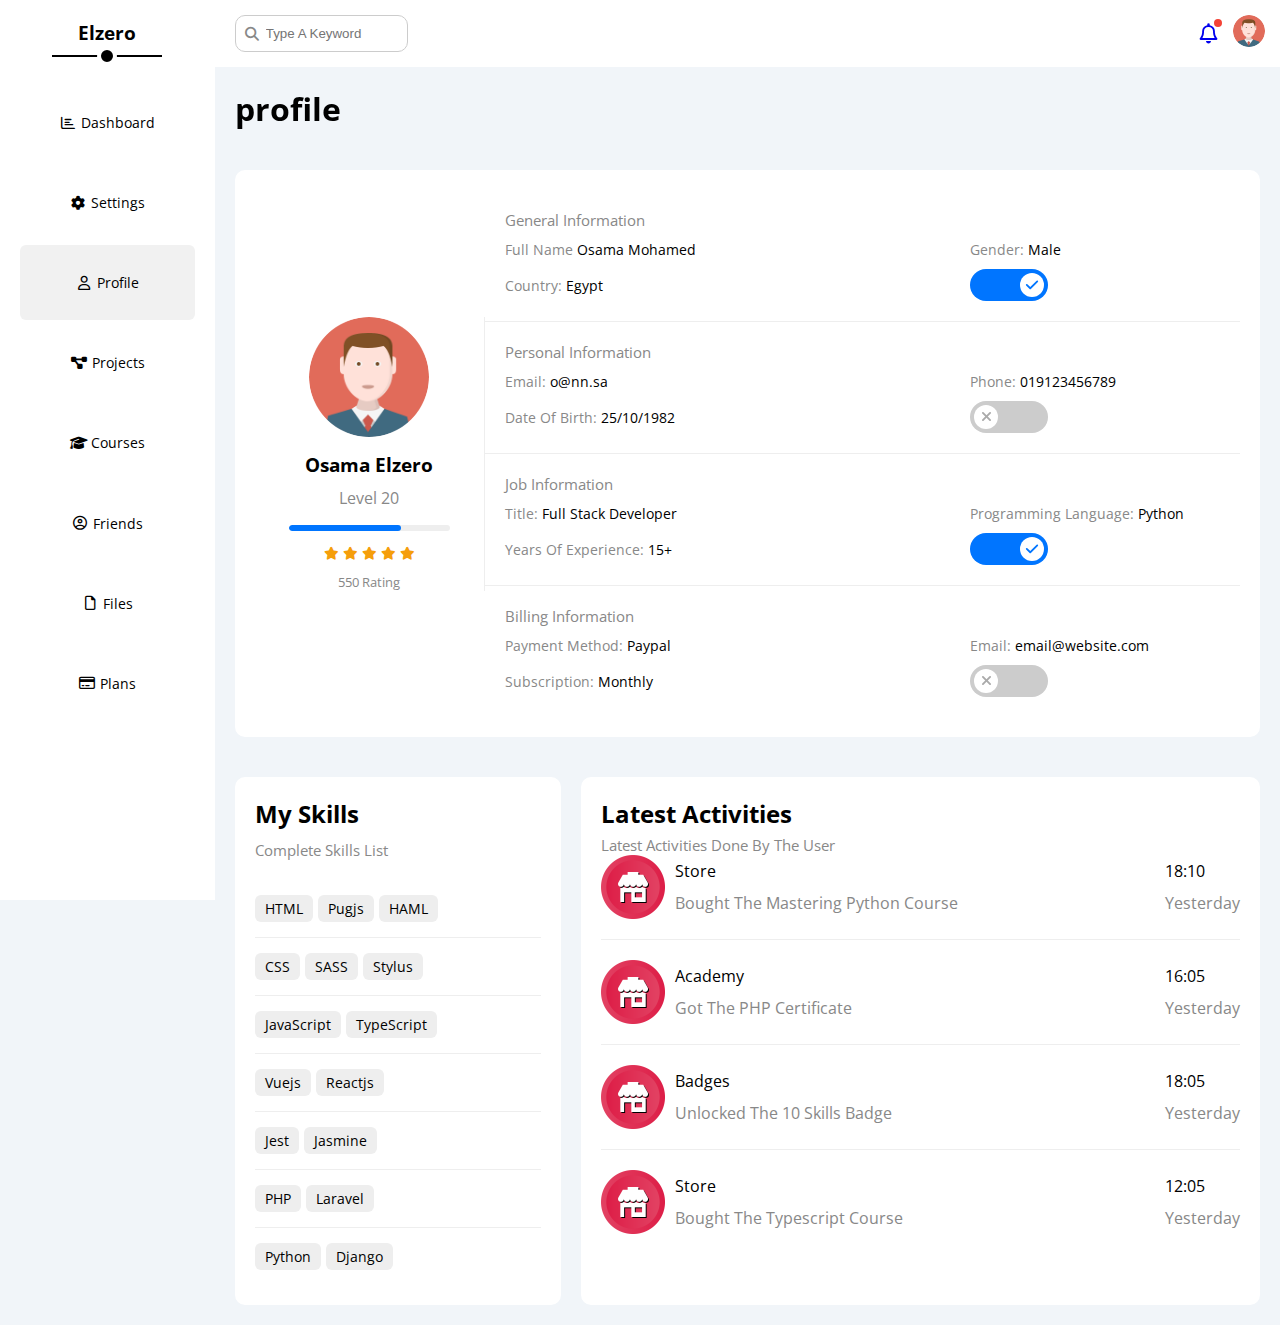
<file: profile.html>
<!DOCTYPE html>
<html lang="en">

<head>
    <meta charset="UTF-8" />
    <meta http-equiv="X-UA-Compatible" content="IE=edge" />
    <meta name="viewport" content="width=device-width, initial-scale=1.0" />
    <title>profile</title>
    <link rel="icon" href="imgs/371329.svg">

    <link rel="stylesheet" href="css/all.min.css" />
    <link rel="stylesheet" href="css/framework.css" />
    <link rel="stylesheet" href="css/style.css" />
    <link rel="preconnect" href="https://fonts.googleapis.com" />
    <link rel="preconnect" href="https://fonts.gstatic.com" crossorigin />
    <link href="https://fonts.googleapis.com/css2?family=Open+Sans:wght@300;500&#038;display=swap" rel="stylesheet" />
</head>

<body>
    <div class="page d-flex">
        <div class="sidebar bg-white p-20 p-relative">
            <h3 class="p-relative txt-c mt-0">Elzero</h3>
            <ul>
                <li>
                    <a class="d-flex align-center fs-14 c-black rad-6 p-10" href="index.html">
                        <i class="fa-regular fa-chart-bar fa-fw"></i>
                        <span>Dashboard</span>
                    </a>
                </li>
                <li>
                    <a class=" d-flex align-center fs-14 c-black rad-6 p-10" href="settings.html">
                        <i class="fa-solid fa-gear fa-fw"></i>
                        <span>Settings</span>
                    </a>
                </li>
                <li>
                    <a class="active d-flex align-center fs-14 c-black rad-6 p-10" href="profile.html">
                        <i class="fa-regular fa-user fa-fw"></i>
                        <span>Profile</span>
                    </a>
                </li>
                <li>
                    <a class="d-flex align-center fs-14 c-black rad-6 p-10" href="projects.html">
                        <i class="fa-solid fa-diagram-project fa-fw"></i>
                        <span>Projects</span>
                    </a>
                </li>
                <li>
                    <a class="d-flex align-center fs-14 c-black rad-6 p-10" href="courses.html">
                        <i class="fa-solid fa-graduation-cap fa-fw"></i>
                        <span>Courses</span>
                    </a>
                </li>
                <li>
                    <a class="d-flex align-center fs-14 c-black rad-6 p-10" href="friends.html">
                        <i class="fa-regular fa-circle-user fa-fw"></i>
                        <span>Friends</span>
                    </a>
                </li>
                <li>
                    <a class="d-flex align-center fs-14 c-black rad-6 p-10" href="files.html">
                        <i class="fa-regular fa-file fa-fw"></i>
                        <span>Files</span>
                    </a>
                </li>
                <li>
                    <a class="d-flex align-center fs-14 c-black rad-6 p-10" href="plans.html">
                        <i class="fa-regular fa-credit-card fa-fw"></i>
                        <span>Plans</span>
                    </a>
                </li>
            </ul>
        </div>
        <div class="content w-full">
            <!-- Start Head -->
            <div class="head bg-white p-15 between-flex">
                <div class="search p-relative">
                    <input class="p-10" type="search" placeholder="Type A Keyword" />
                </div>
                <div class="icons d-flex align-center">
                    <span class="notification p-relative">
                        <a href="projects.html"><i class="fa-regular fa-bell fa-lg"></i></a>
                    </span>
                    <a href="profile.html"><img src="imgs/avatar.png" alt="" /></a>
                </div>
            </div>
            <!-- End Head -->
            <h1 class="p-relative">profile</h1>

            <div class="profile-page settings-page m-20 d-grid gap-20">
                <!-- overviwe -->
                <div class="overview  card d-flex align-center">
                    <div class="avatar-box txt-c">
                        <img class="rad-half mb-10" src="imgs/avatar.png" alt="" />
                        <h3 class="m-0">Osama Elzero</h3>
                        <p class="c-grey mt-10">Level 20</p>
                        <div class="level rad-6 bg-eee p-relative">
                            <span class="p-absolute rad-6 bg-blue h-full" style="width: 70%; left: 0;"></span>
                        </div>
                        <div class="rating mt-10 mb-10">
                            <i class="fa-solid fa-star c-orange fs-13"></i>
                            <i class="fa-solid fa-star c-orange fs-13"></i>
                            <i class="fa-solid fa-star c-orange fs-13"></i>
                            <i class="fa-solid fa-star c-orange fs-13"></i>
                            <i class="fa-solid fa-star c-orange fs-13"></i>
                        </div>
                        <p class="c-grey m-0 fs-13">550 Rating</p>
                    </div>
                    <div class="info-box w-full txt-c-mobile">
                        <!-- Start Information Row -->
                        <div class="box p-20 d-flex align-center">
                            <h4 class="c-grey fs-15 m-0 w-full">General Information</h4>
                            <div class="fs-14">
                                <span class="c-grey">Full Name</span>
                                <span>Osama Mohamed</span>
                            </div>
                            <div class="fs-14">
                                <span class="c-grey">Gender:</span>
                                <span>Male</span>
                            </div>
                            <div class="fs-14">
                                <span class="c-grey">Country:</span>
                                <span>Egypt</span>
                            </div>
                            <div class="fs-14">
                                <label>
                                    <input class="toggle-checkbox" type="checkbox" checked />
                                    <div class="toggle-switch"></div>
                                </label>
                            </div>
                        </div>
                        <!-- End Information Row -->
                        <!-- Start Information Row -->
                        <div class="box p-20 d-flex align-center">
                            <h4 class="c-grey w-full fs-15 m-0">Personal Information</h4>
                            <div class="fs-14">
                                <span class="c-grey">Email:</span>
                                <span>o@nn.sa</span>
                            </div>
                            <div class="fs-14">
                                <span class="c-grey">Phone:</span>
                                <span>019123456789</span>
                            </div>
                            <div class="fs-14">
                                <span class="c-grey">Date Of Birth:</span>
                                <span>25/10/1982</span>
                            </div>
                            <div class="fs-14">
                                <label>
                                    <input class="toggle-checkbox" type="checkbox" />
                                    <div class="toggle-switch"></div>
                                </label>
                            </div>
                        </div>
                        <!-- End Information Row -->
                        <!-- Start Information Row -->
                        <div class="box p-20 d-flex align-center">
                            <h4 class="c-grey w-full fs-15 m-0">Job Information</h4>
                            <div class="fs-14">
                                <span class="c-grey">Title:</span>
                                <span>Full Stack Developer</span>
                            </div>
                            <div class="fs-14">
                                <span class="c-grey">Programming Language:</span>
                                <span>Python</span>
                            </div>
                            <div class="fs-14">
                                <span class="c-grey">Years Of Experience:</span>
                                <span>15+</span>
                            </div>
                            <div class="fs-14">
                                <label>
                                    <input class="toggle-checkbox" type="checkbox" checked />
                                    <div class="toggle-switch"></div>
                                </label>
                            </div>
                        </div>
                        <!-- End Information Row -->
                        <!-- Start Information Row -->
                        <div class="box p-20 d-flex align-center">
                            <h4 class="c-grey w-full fs-15 m-0">Billing Information</h4>
                            <div class="fs-14">
                                <span class="c-grey">Payment Method:</span>
                                <span>Paypal</span>
                            </div>
                            <div class="fs-14">
                                <span class="c-grey">Email:</span>
                                <span>email@website.com</span>
                            </div>
                            <div class="fs-14">
                                <span class="c-grey">Subscription:</span>
                                <span>Monthly</span>
                            </div>
                            <div class="fs-14">
                                <label>
                                    <input class="toggle-checkbox" type="checkbox" />
                                    <div class="toggle-switch"></div>
                                </label>
                            </div>
                        </div>
                        <!-- End Information Row -->

                    </div>

                </div>
                <!-- Start Other Data -->
                <div class="other-data d-flex gap-20">
                    <div class="skills-card p-20 bg-white rad-10 mt-20">
                        <h2 class="mt-0 mb-10">My Skills</h2>
                        <p class="mt-0 mb-20 c-grey fs-15">Complete Skills List</p>
                        <ul class="m-0 txt-c-mobile">
                            <li><span>HTML</span><span>Pugjs</span><span>HAML</span></li>
                            <li><span>CSS</span><span>SASS</span><span>Stylus</span></li>
                            <li><span>JavaScript</span><span>TypeScript</span></li>
                            <li><span>Vuejs</span><span>Reactjs</span></li>
                            <li><span>Jest</span><span>Jasmine</span></li>
                            <li><span>PHP</span><span>Laravel</span></li>
                            <li><span>Python</span><span>Django</span></li>
                        </ul>
                    </div>
                    <div class="activities p-20 bg-white rad-10 mt-20">
                        <div class="heading-title mb-0 ">
                            <h2 class="mt-0 mb-10">Latest Activities</h2>
                            <p class="mt-0 c-grey fs-15 mb-0">Latest Activities Done By The User</p>
                        </div>

                        <div class="activity d-flex align-center txt-c-mobile">
                            <img src="imgs/activity-01.png" alt="" />
                            <div class="info">
                                <span class="d-block mb-10">Store</span>
                                <span class="c-grey">Bought The Mastering Python Course</span>
                            </div>
                            <div class="date">
                                <span class="d-block mb-10">18:10</span>
                                <span class="c-grey">Yesterday</span>
                            </div>
                        </div>
                        <div class="activity d-flex align-center txt-c-mobile">
                            <img src="imgs/activity-01.png" alt="" />
                            <div class="info">
                                <span class="d-block mb-10">Academy</span>
                                <span class="c-grey">Got The PHP Certificate</span>
                            </div>
                            <div class="date">
                                <span class="d-block mb-10">16:05</span>
                                <span class="c-grey">Yesterday</span>
                            </div>
                        </div>
                        <div class="activity d-flex align-center txt-c-mobile">
                            <img src="imgs/activity-01.png" alt="" />
                            <div class="info">
                                <span class="d-block mb-10">Badges</span>
                                <span class="c-grey">Unlocked The 10 Skills Badge</span>
                            </div>
                            <div class="date">
                                <span class="d-block mb-10">18:05</span>
                                <span class="c-grey">Yesterday</span>
                            </div>
                        </div>
                        <div class="activity d-flex align-center txt-c-mobile">
                            <img src="imgs/activity-01.png" alt="" />
                            <div class="info">
                                <span class="d-block mb-10">Store</span>
                                <span class="c-grey">Bought The Typescript Course</span>
                            </div>
                            <div class="date">
                                <span class="d-block mb-10">12:05</span>
                                <span class="c-grey">Yesterday</span>
                            </div>
                        </div>

                    </div>
                    <!-- End Other Data -->

                </div>
            </div>
        </div>
    </div>
</body>
</file>
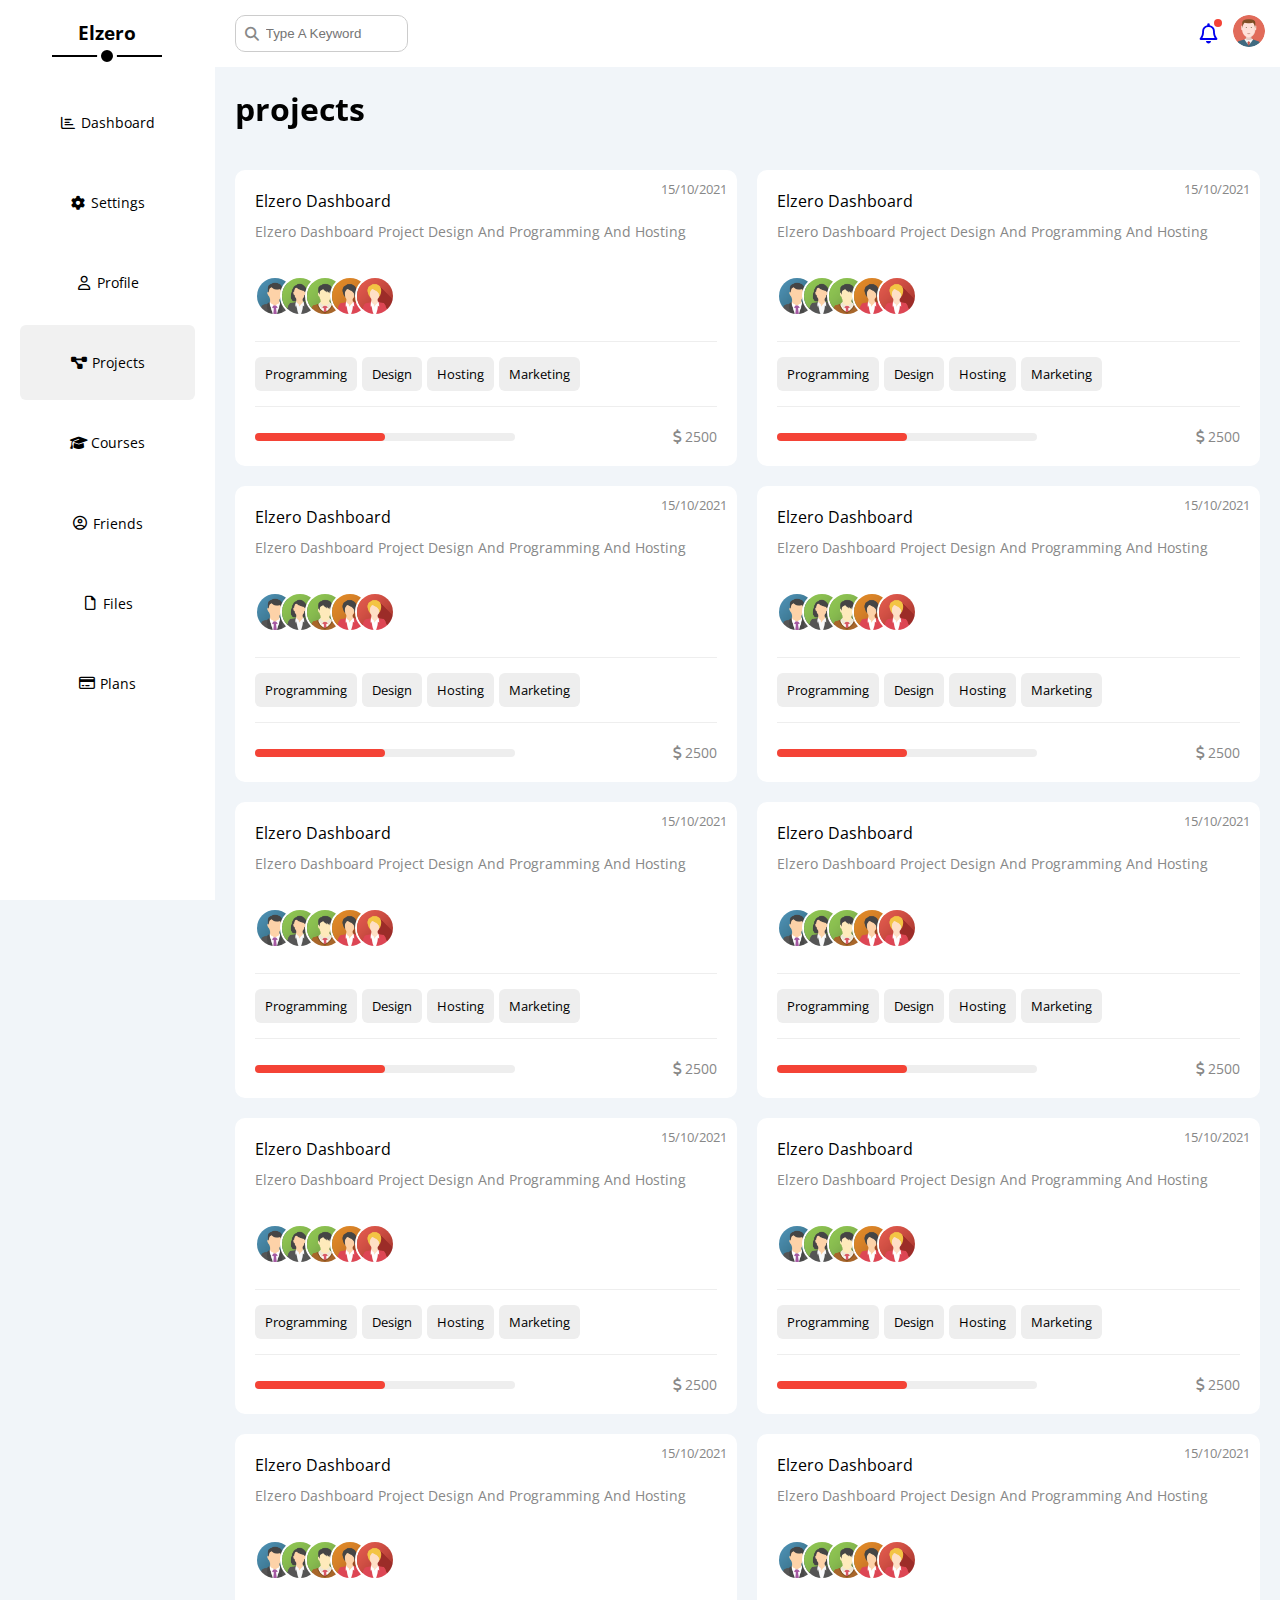
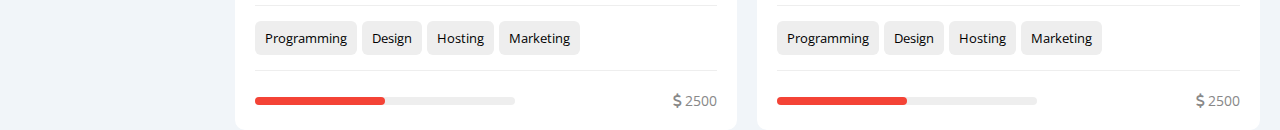
<file: projects.html>
<!DOCTYPE html>
<html lang="en">

<head>
    <meta charset="UTF-8" />
    <meta http-equiv="X-UA-Compatible" content="IE=edge" />
    <meta name="viewport" content="width=device-width, initial-scale=1.0" />
    <title>projects</title>
    <link rel="icon" href="imgs/371329.svg">

    <link rel="stylesheet" href="css/all.min.css" />
    <link rel="stylesheet" href="css/framework.css" />
    <link rel="stylesheet" href="css/style.css" />
    <link rel="preconnect" href="https://fonts.googleapis.com" />
    <link rel="preconnect" href="https://fonts.gstatic.com" crossorigin />
    <link href="https://fonts.googleapis.com/css2?family=Open+Sans:wght@300;500&#038;display=swap" rel="stylesheet" />
</head>

<body>
    <div class="page d-flex">
        <div class="sidebar bg-white p-20 p-relative">
            <h3 class="p-relative txt-c mt-0">Elzero</h3>
            <ul>
                <li>
                    <a class="d-flex align-center fs-14 c-black rad-6 p-10" href="index.html">
                        <i class="fa-regular fa-chart-bar fa-fw"></i>
                        <span>Dashboard</span>
                    </a>
                </li>
                <li>
                    <a class=" d-flex align-center fs-14 c-black rad-6 p-10" href="settings.html">
                        <i class="fa-solid fa-gear fa-fw"></i>
                        <span>Settings</span>
                    </a>
                </li>
                <li>
                    <a class=" d-flex align-center fs-14 c-black rad-6 p-10" href="profile.html">
                        <i class="fa-regular fa-user fa-fw"></i>
                        <span>Profile</span>
                    </a>
                </li>
                <li>
                    <a class="active d-flex align-center fs-14 c-black rad-6 p-10" href="projects.html">
                        <i class="fa-solid fa-diagram-project fa-fw"></i>
                        <span>Projects</span>
                    </a>
                </li>
                <li>
                    <a class="d-flex align-center fs-14 c-black rad-6 p-10" href="courses.html">
                        <i class="fa-solid fa-graduation-cap fa-fw"></i>
                        <span>Courses</span>
                    </a>
                </li>
                <li>
                    <a class="d-flex align-center fs-14 c-black rad-6 p-10" href="friends.html">
                        <i class="fa-regular fa-circle-user fa-fw"></i>
                        <span>Friends</span>
                    </a>
                </li>
                <li>
                    <a class="d-flex align-center fs-14 c-black rad-6 p-10" href="files.html">
                        <i class="fa-regular fa-file fa-fw"></i>
                        <span>Files</span>
                    </a>
                </li>
                <li>
                    <a class="d-flex align-center fs-14 c-black rad-6 p-10" href="plans.html">
                        <i class="fa-regular fa-credit-card fa-fw"></i>
                        <span>Plans</span>
                    </a>
                </li>
            </ul>
        </div>
        <div class="content w-full">
            <!-- Start Head -->
            <div class="head bg-white p-15 between-flex">
                <div class="search p-relative">
                    <input class="p-10" type="search" placeholder="Type A Keyword" />
                </div>
                <div class="icons d-flex align-center">
                    <span class="notification p-relative">
                        <a href="projects.html"><i class="fa-regular fa-bell fa-lg"></i></a>
                    </span>
                    <a href="profile.html"><img src="imgs/avatar.png" alt="" /></a>
                </div>
            </div>
            <!-- End Head -->
            <h1 class="p-relative">projects</h1>
            <div class="projects-page main-500">
                <div class="project card p-relative txt-c-mobile">
                    <span class="date fs-13 c-grey">15/10/2021</span>
                    <h4 class="m-0">Elzero Dashboard</h4>
                    <p class="c-grey mt-10 mb-20 fs-14">Elzero Dashboard Project Design And Programming And Hosting</p>
                    <div class="team mb-20 p-relative">
                        <a href="#"><img src="imgs/team-01.png" alt="" /></a>
                        <a href="#"><img src="imgs/team-02.png" alt="" /></a>
                        <a href="#"><img src="imgs/team-03.png" alt="" /></a>
                        <a href="#"><img src="imgs/team-04.png" alt="" /></a>
                        <a href="#"><img src="imgs/team-05.png" alt="" /></a>
                    </div>
                    <div class="do d-flex mb-20 ">
                        <span class="fs-13 rad-6 bg-eee btn-shape">Programming</span>
                        <span class="fs-13 rad-6 bg-eee btn-shape">Design</span>
                        <span class="fs-13 rad-6 bg-eee btn-shape">Hosting</span>
                        <span class="fs-13 rad-6 bg-eee btn-shape">Marketing</span>
                    </div>
                    <div class="info between-flex">
                        <div class="prog bg-eee p-relative">
                            <span class="bg-red p-absolute" style="width: 50%"></span>
                        </div>
                        <div class="fs-14 c-grey">
                            <i class="fa-solid fa-dollar-sign"></i>
                            2500
                        </div>

                    </div>
                </div>
                <div class="project card p-relative txt-c-mobile">
                    <span class="date fs-13 c-grey">15/10/2021</span>
                    <h4 class="m-0">Elzero Dashboard</h4>
                    <p class="c-grey mt-10 mb-20 fs-14">Elzero Dashboard Project Design And Programming And Hosting</p>
                    <div class="team mb-20 p-relative">
                        <a href="#"><img src="imgs/team-01.png" alt="" /></a>
                        <a href="#"><img src="imgs/team-02.png" alt="" /></a>
                        <a href="#"><img src="imgs/team-03.png" alt="" /></a>
                        <a href="#"><img src="imgs/team-04.png" alt="" /></a>
                        <a href="#"><img src="imgs/team-05.png" alt="" /></a>
                    </div>
                    <div class="do d-flex mb-20 ">
                        <span class="fs-13 rad-6 bg-eee btn-shape">Programming</span>
                        <span class="fs-13 rad-6 bg-eee btn-shape">Design</span>
                        <span class="fs-13 rad-6 bg-eee btn-shape">Hosting</span>
                        <span class="fs-13 rad-6 bg-eee btn-shape">Marketing</span>
                    </div>
                    <div class="info between-flex">
                        <div class="prog bg-eee p-relative">
                            <span class="bg-red p-absolute" style="width: 50%"></span>
                        </div>
                        <div class="fs-14 c-grey">
                            <i class="fa-solid fa-dollar-sign"></i>
                            2500
                        </div>

                    </div>
                </div>
                <div class="project card p-relative txt-c-mobile">
                    <span class="date fs-13 c-grey">15/10/2021</span>
                    <h4 class="m-0">Elzero Dashboard</h4>
                    <p class="c-grey mt-10 mb-20 fs-14">Elzero Dashboard Project Design And Programming And Hosting</p>
                    <div class="team mb-20 p-relative">
                        <a href="#"><img src="imgs/team-01.png" alt="" /></a>
                        <a href="#"><img src="imgs/team-02.png" alt="" /></a>
                        <a href="#"><img src="imgs/team-03.png" alt="" /></a>
                        <a href="#"><img src="imgs/team-04.png" alt="" /></a>
                        <a href="#"><img src="imgs/team-05.png" alt="" /></a>
                    </div>
                    <div class="do d-flex mb-20 ">
                        <span class="fs-13 rad-6 bg-eee btn-shape">Programming</span>
                        <span class="fs-13 rad-6 bg-eee btn-shape">Design</span>
                        <span class="fs-13 rad-6 bg-eee btn-shape">Hosting</span>
                        <span class="fs-13 rad-6 bg-eee btn-shape">Marketing</span>
                    </div>
                    <div class="info between-flex">
                        <div class="prog bg-eee p-relative">
                            <span class="bg-red p-absolute" style="width: 50%"></span>
                        </div>
                        <div class="fs-14 c-grey">
                            <i class="fa-solid fa-dollar-sign"></i>
                            2500
                        </div>

                    </div>
                </div>
                <div class="project card p-relative txt-c-mobile">
                    <span class="date fs-13 c-grey">15/10/2021</span>
                    <h4 class="m-0">Elzero Dashboard</h4>
                    <p class="c-grey mt-10 mb-20 fs-14">Elzero Dashboard Project Design And Programming And Hosting</p>
                    <div class="team mb-20 p-relative">
                        <a href="#"><img src="imgs/team-01.png" alt="" /></a>
                        <a href="#"><img src="imgs/team-02.png" alt="" /></a>
                        <a href="#"><img src="imgs/team-03.png" alt="" /></a>
                        <a href="#"><img src="imgs/team-04.png" alt="" /></a>
                        <a href="#"><img src="imgs/team-05.png" alt="" /></a>
                    </div>
                    <div class="do d-flex mb-20 ">
                        <span class="fs-13 rad-6 bg-eee btn-shape">Programming</span>
                        <span class="fs-13 rad-6 bg-eee btn-shape">Design</span>
                        <span class="fs-13 rad-6 bg-eee btn-shape">Hosting</span>
                        <span class="fs-13 rad-6 bg-eee btn-shape">Marketing</span>
                    </div>
                    <div class="info between-flex">
                        <div class="prog bg-eee p-relative">
                            <span class="bg-red p-absolute" style="width: 50%"></span>
                        </div>
                        <div class="fs-14 c-grey">
                            <i class="fa-solid fa-dollar-sign"></i>
                            2500
                        </div>

                    </div>
                </div>
                <div class="project card p-relative txt-c-mobile">
                    <span class="date fs-13 c-grey">15/10/2021</span>
                    <h4 class="m-0">Elzero Dashboard</h4>
                    <p class="c-grey mt-10 mb-20 fs-14">Elzero Dashboard Project Design And Programming And Hosting</p>
                    <div class="team mb-20 p-relative">
                        <a href="#"><img src="imgs/team-01.png" alt="" /></a>
                        <a href="#"><img src="imgs/team-02.png" alt="" /></a>
                        <a href="#"><img src="imgs/team-03.png" alt="" /></a>
                        <a href="#"><img src="imgs/team-04.png" alt="" /></a>
                        <a href="#"><img src="imgs/team-05.png" alt="" /></a>
                    </div>
                    <div class="do d-flex mb-20 ">
                        <span class="fs-13 rad-6 bg-eee btn-shape">Programming</span>
                        <span class="fs-13 rad-6 bg-eee btn-shape">Design</span>
                        <span class="fs-13 rad-6 bg-eee btn-shape">Hosting</span>
                        <span class="fs-13 rad-6 bg-eee btn-shape">Marketing</span>
                    </div>
                    <div class="info between-flex">
                        <div class="prog bg-eee p-relative">
                            <span class="bg-red p-absolute" style="width: 50%"></span>
                        </div>
                        <div class="fs-14 c-grey">
                            <i class="fa-solid fa-dollar-sign"></i>
                            2500
                        </div>

                    </div>
                </div>
                <div class="project card p-relative txt-c-mobile">
                    <span class="date fs-13 c-grey">15/10/2021</span>
                    <h4 class="m-0">Elzero Dashboard</h4>
                    <p class="c-grey mt-10 mb-20 fs-14">Elzero Dashboard Project Design And Programming And Hosting</p>
                    <div class="team mb-20 p-relative">
                        <a href="#"><img src="imgs/team-01.png" alt="" /></a>
                        <a href="#"><img src="imgs/team-02.png" alt="" /></a>
                        <a href="#"><img src="imgs/team-03.png" alt="" /></a>
                        <a href="#"><img src="imgs/team-04.png" alt="" /></a>
                        <a href="#"><img src="imgs/team-05.png" alt="" /></a>
                    </div>
                    <div class="do d-flex mb-20 ">
                        <span class="fs-13 rad-6 bg-eee btn-shape">Programming</span>
                        <span class="fs-13 rad-6 bg-eee btn-shape">Design</span>
                        <span class="fs-13 rad-6 bg-eee btn-shape">Hosting</span>
                        <span class="fs-13 rad-6 bg-eee btn-shape">Marketing</span>
                    </div>
                    <div class="info between-flex">
                        <div class="prog bg-eee p-relative">
                            <span class="bg-red p-absolute" style="width: 50%"></span>
                        </div>
                        <div class="fs-14 c-grey">
                            <i class="fa-solid fa-dollar-sign"></i>
                            2500
                        </div>

                    </div>
                </div>
                <div class="project card p-relative txt-c-mobile">
                    <span class="date fs-13 c-grey">15/10/2021</span>
                    <h4 class="m-0">Elzero Dashboard</h4>
                    <p class="c-grey mt-10 mb-20 fs-14">Elzero Dashboard Project Design And Programming And Hosting</p>
                    <div class="team mb-20 p-relative">
                        <a href="#"><img src="imgs/team-01.png" alt="" /></a>
                        <a href="#"><img src="imgs/team-02.png" alt="" /></a>
                        <a href="#"><img src="imgs/team-03.png" alt="" /></a>
                        <a href="#"><img src="imgs/team-04.png" alt="" /></a>
                        <a href="#"><img src="imgs/team-05.png" alt="" /></a>
                    </div>
                    <div class="do d-flex mb-20 ">
                        <span class="fs-13 rad-6 bg-eee btn-shape">Programming</span>
                        <span class="fs-13 rad-6 bg-eee btn-shape">Design</span>
                        <span class="fs-13 rad-6 bg-eee btn-shape">Hosting</span>
                        <span class="fs-13 rad-6 bg-eee btn-shape">Marketing</span>
                    </div>
                    <div class="info between-flex">
                        <div class="prog bg-eee p-relative">
                            <span class="bg-red p-absolute" style="width: 50%"></span>
                        </div>
                        <div class="fs-14 c-grey">
                            <i class="fa-solid fa-dollar-sign"></i>
                            2500
                        </div>

                    </div>
                </div>
                <div class="project card p-relative txt-c-mobile">
                    <span class="date fs-13 c-grey">15/10/2021</span>
                    <h4 class="m-0">Elzero Dashboard</h4>
                    <p class="c-grey mt-10 mb-20 fs-14">Elzero Dashboard Project Design And Programming And Hosting</p>
                    <div class="team mb-20 p-relative">
                        <a href="#"><img src="imgs/team-01.png" alt="" /></a>
                        <a href="#"><img src="imgs/team-02.png" alt="" /></a>
                        <a href="#"><img src="imgs/team-03.png" alt="" /></a>
                        <a href="#"><img src="imgs/team-04.png" alt="" /></a>
                        <a href="#"><img src="imgs/team-05.png" alt="" /></a>
                    </div>
                    <div class="do d-flex mb-20 ">
                        <span class="fs-13 rad-6 bg-eee btn-shape">Programming</span>
                        <span class="fs-13 rad-6 bg-eee btn-shape">Design</span>
                        <span class="fs-13 rad-6 bg-eee btn-shape">Hosting</span>
                        <span class="fs-13 rad-6 bg-eee btn-shape">Marketing</span>
                    </div>
                    <div class="info between-flex">
                        <div class="prog bg-eee p-relative">
                            <span class="bg-red p-absolute" style="width: 50%"></span>
                        </div>
                        <div class="fs-14 c-grey">
                            <i class="fa-solid fa-dollar-sign"></i>
                            2500
                        </div>

                    </div>
                </div>
                <div class="project card p-relative txt-c-mobile">
                    <span class="date fs-13 c-grey">15/10/2021</span>
                    <h4 class="m-0">Elzero Dashboard</h4>
                    <p class="c-grey mt-10 mb-20 fs-14">Elzero Dashboard Project Design And Programming And Hosting</p>
                    <div class="team mb-20 p-relative">
                        <a href="#"><img src="imgs/team-01.png" alt="" /></a>
                        <a href="#"><img src="imgs/team-02.png" alt="" /></a>
                        <a href="#"><img src="imgs/team-03.png" alt="" /></a>
                        <a href="#"><img src="imgs/team-04.png" alt="" /></a>
                        <a href="#"><img src="imgs/team-05.png" alt="" /></a>
                    </div>
                    <div class="do d-flex mb-20 ">
                        <span class="fs-13 rad-6 bg-eee btn-shape">Programming</span>
                        <span class="fs-13 rad-6 bg-eee btn-shape">Design</span>
                        <span class="fs-13 rad-6 bg-eee btn-shape">Hosting</span>
                        <span class="fs-13 rad-6 bg-eee btn-shape">Marketing</span>
                    </div>
                    <div class="info between-flex">
                        <div class="prog bg-eee p-relative">
                            <span class="bg-red p-absolute" style="width: 50%"></span>
                        </div>
                        <div class="fs-14 c-grey">
                            <i class="fa-solid fa-dollar-sign"></i>
                            2500
                        </div>

                    </div>
                </div>
                <div class="project card p-relative txt-c-mobile">
                    <span class="date fs-13 c-grey">15/10/2021</span>
                    <h4 class="m-0">Elzero Dashboard</h4>
                    <p class="c-grey mt-10 mb-20 fs-14">Elzero Dashboard Project Design And Programming And Hosting</p>
                    <div class="team mb-20 p-relative">
                        <a href="#"><img src="imgs/team-01.png" alt="" /></a>
                        <a href="#"><img src="imgs/team-02.png" alt="" /></a>
                        <a href="#"><img src="imgs/team-03.png" alt="" /></a>
                        <a href="#"><img src="imgs/team-04.png" alt="" /></a>
                        <a href="#"><img src="imgs/team-05.png" alt="" /></a>
                    </div>
                    <div class="do d-flex mb-20 ">
                        <span class="fs-13 rad-6 bg-eee btn-shape">Programming</span>
                        <span class="fs-13 rad-6 bg-eee btn-shape">Design</span>
                        <span class="fs-13 rad-6 bg-eee btn-shape">Hosting</span>
                        <span class="fs-13 rad-6 bg-eee btn-shape">Marketing</span>
                    </div>
                    <div class="info between-flex">
                        <div class="prog bg-eee p-relative">
                            <span class="bg-red p-absolute" style="width: 50%"></span>
                        </div>
                        <div class="fs-14 c-grey">
                            <i class="fa-solid fa-dollar-sign"></i>
                            2500
                        </div>

                    </div>
                </div>

            </div>
        </div>
</body>
</file>
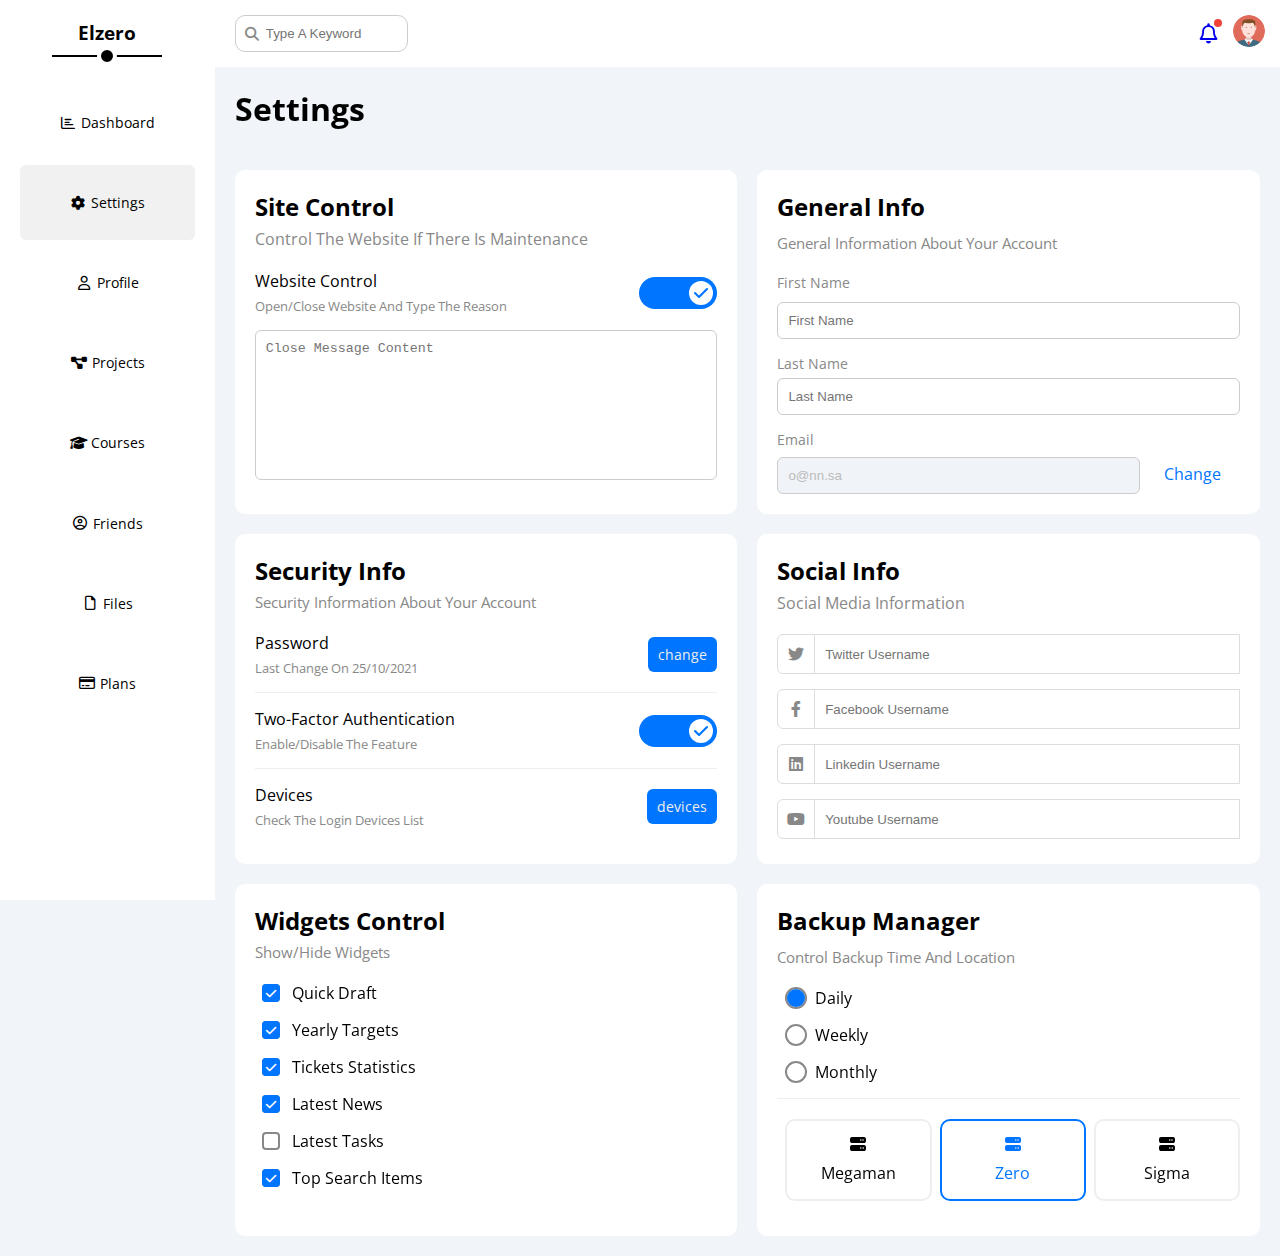
<file: settings.html>
<!DOCTYPE html>
<html lang="en">

<head>
    <meta charset="UTF-8" />
    <meta http-equiv="X-UA-Compatible" content="IE=edge" />
    <meta name="viewport" content="width=device-width, initial-scale=1.0" />
    <title>Settings</title>
    <link rel="icon" href="imgs/371329.svg">

    <link rel="stylesheet" href="css/all.min.css" />
    <link rel="stylesheet" href="css/framework.css" />
    <link rel="stylesheet" href="css/style.css" />
    <link rel="preconnect" href="https://fonts.googleapis.com" />
    <link rel="preconnect" href="https://fonts.gstatic.com" crossorigin />
    <link href="https://fonts.googleapis.com/css2?family=Open+Sans:wght@300;500&#038;display=swap" rel="stylesheet" />
</head>

<body>
    <div class="page d-flex">
        <div class="sidebar bg-white p-20 p-relative">
            <h3 class="p-relative txt-c mt-0">Elzero</h3>
            <ul>
                <li>
                    <a class="d-flex align-center fs-14 c-black rad-6 p-10" href="index.html">
                        <i class="fa-regular fa-chart-bar fa-fw"></i>
                        <span>Dashboard</span>
                    </a>
                </li>
                <li>
                    <a class="active d-flex align-center fs-14 c-black rad-6 p-10" href="settings.html">
                        <i class="fa-solid fa-gear fa-fw"></i>
                        <span>Settings</span>
                    </a>
                </li>
                <li>
                    <a class="d-flex align-center fs-14 c-black rad-6 p-10" href="profile.html">
                        <i class="fa-regular fa-user fa-fw"></i>
                        <span>Profile</span>
                    </a>
                </li>
                <li>
                    <a class="d-flex align-center fs-14 c-black rad-6 p-10" href="projects.html">
                        <i class="fa-solid fa-diagram-project fa-fw"></i>
                        <span>Projects</span>
                    </a>
                </li>
                <li>
                    <a class="d-flex align-center fs-14 c-black rad-6 p-10" href="courses.html">
                        <i class="fa-solid fa-graduation-cap fa-fw"></i>
                        <span>Courses</span>
                    </a>
                </li>
                <li>
                    <a class="d-flex align-center fs-14 c-black rad-6 p-10" href="friends.html">
                        <i class="fa-regular fa-circle-user fa-fw"></i>
                        <span>Friends</span>
                    </a>
                </li>
                <li>
                    <a class="d-flex align-center fs-14 c-black rad-6 p-10" href="files.html">
                        <i class="fa-regular fa-file fa-fw"></i>
                        <span>Files</span>
                    </a>
                </li>
                <li>
                    <a class="d-flex align-center fs-14 c-black rad-6 p-10" href="plans.html">
                        <i class="fa-regular fa-credit-card fa-fw"></i>
                        <span>Plans</span>
                    </a>
                </li>
            </ul>
        </div>
        <div class="content w-full">
            <!-- Start Head -->
            <div class="head bg-white p-15 between-flex">
                <div class="search p-relative">
                    <input class="p-10" type="search" placeholder="Type A Keyword" />
                </div>
                <div class="icons d-flex align-center">
                    <span class="notification p-relative">
                        <a href="projects.html"><i class="fa-regular fa-bell fa-lg"></i></a>
                    </span>
                    <a href="profile.html"><img src="imgs/avatar.png" alt="" /></a>
                </div>
            </div>
            <!-- End Head -->
            <h1 class="p-relative">Settings</h1>
            <div class="settings-page m-20 d-grid gap-20">
                <!-- Start Settings Box -->
                <div class="card">
                    <div class="heading-title">
                        <h2 class="">Site Control</h2>
                        <p class="">Control The Website If There Is Maintenance</p>
                    </div>

                    <div class="mb-15 between-flex">
                        <div>
                            <span>Website Control</span>
                            <p class="c-grey mt-5 mb-0 fs-13">Open/Close Website And Type The Reason</p>
                        </div>
                        <div>
                            <label>
                                <input class="toggle-checkbox" type="checkbox" checked />
                                <div class="toggle-switch"></div>
                            </label>
                        </div>
                    </div>
                    <textarea class="close-message p-10 rad-6 d-block w-full"
                        placeholder="Close Message Content"></textarea>
                </div>
                <!-- End Settings Box -->
                <!-- Start Settings Box -->
                <div class="p-20 bg-white rad-10">
                    <h2 class="mt-0 mb-10">General Info</h2>
                    <p class="mt-0 mb-20 c-grey fs-15">General Information About Your Account</p>
                    <div class="mb-15">
                        <label class="fs-14 c-grey d-block mb-10" for="first">First Name</label>
                        <input class="b-none border-ccc p-10 rad-6 d-block w-full" type="text" id="first"
                            placeholder="First Name" />
                    </div>
                    <div class="mb-15">
                        <label class="fs-14 c-grey d-block mb-5" for="last">Last Name</label>
                        <input class="b-none border-ccc p-10 rad-6 d-block w-full" id="last" type="text"
                            placeholder="Last Name" />
                    </div>
                    <div>
                        <label class="fs-14 c-grey d-block mb-5" for="email">Email</label>
                        <input class="email b-none border-ccc p-10 rad-6 w-full mr-10" id="email" type="email"
                            value="o@nn.sa" disabled />
                        <a class="c-blue" href="#">Change</a>
                    </div>
                </div>
                <!-- End Settings Box -->
                <!-- Start Settings Box -->
                <div class="card">
                    <div class="heading-title">
                        <h2 class="mt-0 mb-10">Security Info</h2>
                        <p class="mt-0 mb-20 c-grey fs-15">Security Information About Your Account</p>
                    </div>

                    <div class="sec-box mb-15 between-flex">
                        <div>
                            <span>Password</span>
                            <p class="c-grey mt-5 mb-0 fs-13">Last Change On 25/10/2021</p>
                        </div>
                        <label>
                            <input class="toggle-checkbox" type="checkbox" checked />
                            <div class="change-btn btn-shape bg-eee">change</div>
                        </label>
                    </div>
                    <div class="sec-box mb-15 between-flex">
                        <div>
                            <span>Two-Factor Authentication</span>
                            <p class="c-grey mt-5 mb-0 fs-13">Enable/Disable The Feature</p>
                        </div>
                        <label>
                            <input class="toggle-checkbox" type="checkbox" checked />
                            <div class="toggle-switch"></div>
                        </label>
                    </div>
                    <div class="sec-box between-flex">
                        <div>
                            <span>Devices</span>
                            <p class="c-grey mt-5 mb-0 fs-13">Check The Login Devices List</p>
                        </div>
                        <label>
                            <input class="toggle-checkbox" type="checkbox" checked />
                            <div class="change-btn btn-shape bg-eee">devices</div>
                        </label>
                        <!-- <a class="bg-eee c-black btn-shape" href="#">Devices</a> -->
                    </div>
                </div>
                <!-- End Settings Box -->
                <div class="social-boxes card">
                    <div class="heading-title">
                        <h2>Social Info</h2>
                        <p>Social Media Information</p>
                    </div>

                    <label class="ii d-flex align-center mb-15">
                        <i class="fa-brands fa-twitter center-flex c-grey"></i>
                        <input class="w-full" type="text" placeholder="Twitter Username" />
                    </label>
                    <label class="ii d-flex align-center mb-15">
                        <i class="fa-brands fa-facebook-f center-flex c-grey"></i>
                        <input class="w-full" type="text" placeholder="Facebook Username" />
                    </label>
                    <label class="ii d-flex align-center mb-15">
                        <i class="fa-brands fa-linkedin center-flex c-grey"></i>
                        <input class="w-full" type="text" placeholder="Linkedin Username" />
                    </label>
                    <label class="ii d-flex align-center">
                        <i class="fa-brands fa-youtube center-flex c-grey"></i>
                        <input class="w-full" type="text" placeholder="Youtube Username" />
                    </label>
                </div>
                <!-- End Settings Box -->
                <!-- Start Settings Box -->
                <div class="widgets-control card">
                    <div class="heading-title">
                        <h2 class="mt-0 mb-10">Widgets Control</h2>
                        <p class="mt-0 mb-20 c-grey fs-15">Show/Hide Widgets</p>
                    </div>

                    <div class="control d-flex align-center mb-15">
                        <input type="checkbox" id="one" checked />
                        <label for="one">Quick Draft</label>
                    </div>
                    <div class="control d-flex align-center mb-15">
                        <input type="checkbox" id="two" checked />
                        <label for="two">Yearly Targets</label>
                    </div>
                    <div class="control d-flex align-center mb-15">
                        <input type="checkbox" id="three" checked />
                        <label for="three">Tickets Statistics</label>
                    </div>
                    <div class="control d-flex align-center mb-15">
                        <input type="checkbox" id="four" checked />
                        <label for="four">Latest News</label>
                    </div>
                    <div class="control d-flex align-center mb-15">
                        <input type="checkbox" id="five" />
                        <label for="five">Latest Tasks</label>
                    </div>
                    <div class="control d-flex align-center mb-15">
                        <input type="checkbox" id="six" checked />
                        <label for="six">Top Search Items</label>
                    </div>
                </div>
                <!-- End Settings Box -->
                <!-- Start Settings Box -->
                <div class="backup-control p-20 bg-white rad-10">
                    <h2 class="mt-0 mb-10">Backup Manager</h2>
                    <p class="mt-0 mb-20 c-grey fs-15">Control Backup Time And Location</p>
                    <div class="date d-flex align-center mb-15">
                        <input class="ozir" type="radio" name="time" id="daily" checked />
                        <label class="zir" for="daily">Daily</label>
                    </div>
                    <div class="date d-flex align-center mb-15">
                        <input class="ozir" type="radio" name="time" id="weekly" />
                        <label class="zir" for="weekly">Weekly</label>
                    </div>
                    <div class="date d-flex align-center mb-15">
                        <input class="ozir" type="radio" name="time" id="monthly" />
                        <label class="zir"for="monthly">Monthly</label>
                    </div>
                    <div class="servers d-flex align-center txt-c">
                        <input class="ozir" type="radio" name="servers" id="server-one" />
                        <div class="server mb-15 rad-10 w-full">
                            <label  class="d-block m-15" for="server-one">
                                <i class="fa-solid fa-server d-block mb-10"></i>
                                Megaman
                            </label>
                        </div>
                        <input class="ozir" type="radio" name="servers" id="server-two" checked />
                        <div class="server mb-15 rad-10 w-full ">
                            <label class="d-block m-15" for="server-two">
                                <i class="fa-solid fa-server d-block mb-10"></i>
                                Zero
                            </label>
                        </div>
                        <input class="ozir" type="radio" name="servers" id="server-three" />
                        <div class="server mb-15 rad-10 w-full">
                            <label class="d-block m-15" for="server-three">
                                <i class="fa-solid fa-server d-block mb-10"></i>
                                Sigma
                            </label>
                        </div>
                    </div>
                </div>
                <!-- End Settings Box -->
            </div>
        </div>
    </div>
</body>
</file>
<file: css/framework.css>
:root {
    --blue-color: #0075ff;
    --blue-alt-color: #0d69d5;
    --orange-color: #f59e0b;
    --green-color: #22c55e;
    --red-color: #f44336;
    --grey-color: #888;
}

/* Start Components */

.main-500 {
    display: grid;
    margin: 20px;
    margin-bottom: 0;
    gap: 20px;
    grid-template-columns: repeat(auto-fill, minmax(500px, 1fr) ) ;
}

@media (max-width: 767px) {
    
.main-500 {
    display: grid;
    margin: 10px;
    gap: 10px;
    grid-template-columns: minmax(200px, 1fr) ;
}

}
.center-flex {
    display: flex;
    align-items: center;
    justify-content: center;
}

.between-flex {
    display: flex;
    align-items: center;
    justify-content: space-between;
}

.btn-shape {
    padding: 8px 10px;
    border-radius: 6px;
    display: block;
    font-size: 14px;
    border: none;
    width: fit-content;
    cursor: pointer;
}

.heading-title {

    margin-bottom: 20px;
}

.heading-title h2 {
    margin: 0;
}

.heading-title p {
    margin-top: 5px;
    color: var(--grey-color);
}


.card {

    background-color: white;
    border-radius: 10px;
    padding: 20px;


}


.toggle-checkbox {
    -webkit-appearance: none;
    appearance: none;
    display: none;
}

.toggle-switch {
    background-color: #ccc;
    width: 78px;
    height: 32px;
    border-radius: 16px;
    position: relative;
    transition: 0.3s;
    cursor: pointer;
}

.toggle-switch::before {
    font-family: var(--fa-style-family-classic);
    content: "\f00d";
    font-weight: 900;
    background-color: white;
    width: 24px;
    height: 24px;
    position: absolute;
    border-radius: 50%;
    top: 4px;
    left: 4px;
    display: flex;
    justify-content: center;
    align-items: center;
    color: #aaa;
    transition: 0.3s;
}

.toggle-checkbox:checked+.toggle-switch {
    background-color: var(--blue-color);
}

.toggle-checkbox:checked+.toggle-switch::before {
    content: "\f00c";
    left: 50px;
    color: var(--blue-color);
}

/* End Components */
/* Start Box */
.d-flex {
    display: flex;
}

.f-wrap {
    flex-wrap: wrap;
}

.align-center {
    align-items: center;
}

.align-f-end {
    align-items: flex-end;
}

.space-between {
    justify-content: space-between;
}

.d-grid {
    display: grid;
}

.gap-20 {
    gap: 20px;
}

.d-block {
    display: block;
}

.fcolumn {
    flex-direction: column;
}

.fg {
    flex-grow: 1;
}

@media (max-width: 767px) {
    .block-mobile {
        display: block;
    }

    .hide-mobile {
        display: none;
    }

    .fcolumn-mobile {
        flex-direction: column;
    }
}

@media (min-width: 767px) {

    .hide-not-mobile {
        display: none;
    }


}

/* End Box */
/* Start Padding + Margin */
.p-10 {
    padding: 10px;
}

.p-15 {
    padding: 15px;
}

.p-20 {
    padding: 20px;
}

.pt-10 {
    padding-top: 10px;
}

.pt-15 {
    padding-top: 15px;
}

.pt-20 {
    padding-top: 20px;
}

.pb-10 {
    padding-bottom: 10px;
}

.pb-15 {
    padding-bottom: 15px;
}

.pb-20 {
    padding-bottom: 20px;
}

.pl-15 {
    padding-left: 15px;
}

.pr-10 {
    padding-right: 10px;
}

.m-0 {
    margin: 0;
}

.m-15 {
    margin: 15px;
}

.m-20 {
    margin: 20px;
}

.mt-0 {
    margin-top: 0;
}

.mt-5 {
    margin-top: 5px;
}

.mt-10 {
    margin-top: 10px;
}

.mt-15 {
    margin-top: 15px;
}

.mt-20 {
    margin-top: 20px;
}

.mt-25 {
    margin-top: 25px;
}

.mr-10 {
    margin-right: 10px;
}

.mr-15 {
    margin-right: 15px;
}
.mb-0 {
    margin-bottom: 0;
}
.mb-5 {
    margin-bottom: 5px;
}

.mb-10 {
    margin-bottom: 10px;
}

.mb-15 {
    margin-bottom: 15px;
}

.mb-20 {
    margin-bottom: 20px;
}

.mb-25 {
    margin-bottom: 25px;
}

.ma {
    margin-left: auto;
        margin-right: auto;
}

.mla {
    margin-left: auto;
}

.mra {
        margin-right: auto;
}

@media (max-width: 768px) {
    .mam {
        margin-left: auto;
        margin-right: auto;
    }


}
/* End Padding + Margin */
/* Start Color */
.c-black {
    color: black;
}

.c-white {
    color: white;
}

.c-grey {
    color: var(--grey-color);
}

.c-red {
    color: var(--red-color);
}

.c-green {
    color: var(--green-color);
}

.c-blue {
    color: var(--blue-color);
}

.c-orange {
    color: var(--orange-color);
}

.bg-red {
    background-color: var(--red-color);
}

.bg-green {
    background-color: var(--green-color);
}

.bg-blue {
    background-color: var(--blue-color);
}

.bg-orange {
    background-color: var(--orange-color);
}

.bg-white {
    background-color: white;
}

.bg-eee {
    background-color: #eee;
}

/* End Color */
/* Start Position */
.p-relative {
    position: relative;
}

.p-absolute {
    position: absolute;
}

.top-left{
    left: 10px;
    top: 10px;
}

/* End Position */
/* Start Font */
.txt-c {
    text-align: center;
}

.fs-13 {
    font-size: 13px;
}

.fs-14 {
    font-size: 14px;
}

.fs-15 {
    font-size: 15px;
}

.fs-25 {
    font-size: 25px;
}

.fw-bold {
    font-weight: bold;
}

@media (max-width: 767px) {
    .txt-c-mobile {
        text-align: center;
    }
}

/* End Font */
/* Start Border */
.rad-6 {
    border-radius: 6px;
}

.rad-10 {
    border-radius: 10px;
}

.rad-half {
    border-radius: 50%;
}

.b-none {
    border: none;
}

.border-ccc {
    border: 1px solid #ccc;
}

.border-eee {
    border: 1px solid #eee;
}

/* End Border */
/* Start Width + Height */
.w-full {
    width: 100%;
}

.w-100 {
    width: 100px;
}

.w-fit {
    width: fit-content;
}

.h-full {
    height: 100%;
}

.h-100 {
    height: 100px;
}

/* End Width + Height */
</file>
<file: css/style.css>
:root {
    --blue-color: #0075ff;
    --blue-alt-color: #0d69d5;
    --orange-color: #f59e0b;
    --green-color: #22c55e;
    --red-color: #f44336;
    --grey-color: #888;
}

* {
    box-sizing: border-box;
}

body {
    font-family: "Open Sans", sans-serif;
    margin: 0;
}


*:focus {
    outline: none;
}

a {
    text-decoration: none;
}

ul {
    list-style: none;
    padding: 0;
}

.shadow-up {
    transition: transform 0.6s, box-shadow 0.6s;


}


.shadow-up:hover {
    transform: translateY(-10px);
    box-shadow: 0 2px 5px rgb(0 0 0 / 10%);
}

::-webkit-scrollbar {
    width: 5px;
    /* box-shadow: 0 0 2px rgb(23, 23, 23); */

}

::-webkit-scrollbar-track {
    background-color: white;
    border-radius: 10px;
    box-shadow: inset 0 0 5px rgba(173, 173, 173, 0.625);


}

::-webkit-scrollbar-thumb {
    background-color: var(--blue-color);
    border-radius: 10px;
}

::-webkit-scrollbar-thumb:hover {
    background-color: var(--blue-alt-color);
}

.container {
    padding-left: 15px;
    padding-right: 15px;
    margin-left: auto;
    margin-right: auto;
}

/* Small */
@media (min-width: 768px) {
    .container {
        width: 750px;
    }
}

/* Medium */
@media (min-width: 992px) {
    .container {
        width: 970px;
    }
}

/* Large */
@media (min-width: 1200px) {
    .container {
        width: 1170px;
    }
}

img {

    max-width: 100%;
}

.page {
    background-color: #f1f5f9;
    min-height: 100vh;

}

/* Start Sidebar */
.sidebar {
    width: 250px;
    position: sticky;
    width: 250px;
    position: sticky;
    top: 0;
    height: 100vh;
    overflow-y: scroll;
}

.sidebar::-webkit-scrollbar {
    width: 3px;
    box-shadow: none;

}


.sidebar::-webkit-scrollbar-track {
    background-color: white;
    border-radius: 10px;
    box-shadow: none;



}

.sidebar>h3 {
    margin-bottom: 40px;
}

.sidebar ul li {

    width: 100%;
}

.sidebar ul li a {
    transition: 0.3s;
    margin-bottom: 5px;
    width: 100%;
    min-height: 75.1px;
    justify-content: center;
}

.sidebar>h3::before,
.sidebar>h3::after {
    content: "";
    background-color: black;
    transform: translateX(-50%);
    position: absolute;
    left: 50%;
}

.sidebar>h3::before {
    width: 110px;
    height: 2px;
    bottom: -12px;
}

.sidebar>h3::after {
    bottom: -21px;
    width: 12px;
    height: 12px;
    border-radius: 50%;
    border: 4px solid white;
}

.sidebar ul li a:hover {
    background-color: #f9f9f9;
}

.sidebar ul li a.active {
    background-color: #f1f1f1;
}

.sidebar ul li a span {
    font-size: 14px;
    margin-left: 4px;
}

@media (max-width: 767px) {
    .sidebar {
        width: 58px;
        padding: 10px;
    }

    .sidebar>h3 {
        font-size: 13px;
        margin-bottom: 15px;
    }

    .sidebar>h3::before,
    .sidebar>h3::after {
        display: none;
    }

    .sidebar ul li a {
        padding: 0;
        min-height: 30px;
        margin-bottom: 10px;
    }

    .sidebar ul li a i {
        margin: 0;
    }

    .sidebar ul li a span {
        display: none;
    }
}

/* Start Content */
.content {
    overflow: hidden;
}

.head .search::before {
    font-family: var(--fa-style-family-classic);
    content: "\f002";
    font-weight: 900;
    position: absolute;
    left: 15px;
    top: 50%;
    transform: translateY(-50%);
    font-size: 14px;
    color: var(--grey-color);
    cursor: pointer;
}

.head .search input {
    border: 1px solid #ccc;
    border-radius: 10px;
    margin-left: 5px;
    padding-left: 30px;
    width: 173px;
    transition: width 0.3s;
}

.head .search input:focus {
    width: 200px;
}

.head .search input:focus::placeholder {
    transition: 00.3s;
    opacity: 0;
}



.head .icons .notification::before {
    content: "";
    position: absolute;
    width: 8px;
    height: 8px;
    background-color: var(--red-color);
    border-radius: 50%;
    right: -4px;
    top: -4px;
}

.head .icons img {
    width: 32px;
    height: 32px;
    margin-left: 15px;
    border-radius: 50%
}

.page h1 {
    margin: 20px 20px 40px;
}

.wrapper {
    grid-template-columns: repeat(auto-fill, minmax(450px, 1fr));
    margin-left: 20px;
    margin-right: 20px;
    margin-bottom: 0px;
}

@media (max-width: 767px) {
    .wrapper {
        grid-template-columns: minmax(200px, 1fr);
        margin-left: 10px;
        margin-right: 10px;
        gap: 10px;
    }
}



.welcome {
    overflow: hidden;
}

.welcome .intro img {
    width: 200px;
    margin-bottom: -10px;
}

.welcome>img {
    width: 64px;
    height: 64px;
    border: 2px solid white;
    border-radius: 50%;
    padding: 2px;
    box-shadow: 0 0 5px #ddd;
    margin-left: 20px;
    margin-top: -32px;
}

.welcome .body {
    border-bottom: 1px solid rgba(238, 238, 238, 0.397);
    justify-content: space-around;
}

.welcome .body>div {
    flex: 1;
}

.welcome .visit {
    margin: 0 15px 15px auto;
    transition: 0.3s;
}

.welcome .visit:hover {
    background-color: var(--blue-alt-color);
}

@media (max-width: 767px) {
    .welcome .intro {
        text-align: center;
        justify-content: center;
        padding-bottom: 30px;
    }

    .welcome .avatar {
        margin-left: 0;
    }

    .welcome .body>div:not(:last-child) {
        margin-bottom: 20px;
    }


    .welcome .visit {
        margin: 0 auto 15px;
        transition: 0.3s;

    }
}

/* Start Quick Draft Widget */
.quick-draft textarea {
    resize: none;
    min-height: 180px;
}

.quick-draft .save {
    margin-left: auto;
    transition: 0.3s;
}

.quick-draft .save:hover {
    background-color: var(--blue-alt-color);
}

/* End Quick Draft Widget */
.targets .target-row:hover {
    filter: contrast(150%);
}

.targets .target-row .icon {
    width: 80px;
    height: 80px;
    margin-right: 15px;
}

.targets .details {

    flex-grow: 1;
}

.targets .details .progress {

    height: 4px;
    border-radius: 4px;
}

.targets .details .progress>span {

    position: absolute;
    left: 0;
    bottom: 0;
    height: 100%;
    border-radius: 4px;



}

.targets .details .progress>span span {
    position: absolute;
    bottom: 16px;
    right: -16px;
    color: white;
    padding: 4px 5px;
    border-radius: 6px;
    font-size: 13px;
}

.target-row:hover .details .progress>span {
    animation: shrink 0.6s;
}

@keyframes shrink {

    0% {
        transform-origin: left;
        transform: scaleX(1);
    }


    50% {
        transform-origin: left;
        transform: scaleX(0);
    }


    100% {
        transform-origin: left;
        transform: scaleX(1);
    }

}

.targets .details .progress>span span::after {
    content: "";
    border-color: transparent;
    border-width: 5px;
    border-style: solid;
    position: absolute;
    bottom: -10px;
    left: 50%;
    transform: translateX(-50%);
}

.targets .details .progress>.blue span::after {
    border-top-color: var(--blue-color);
}

.targets .details .progress>.orange span::after {
    border-top-color: var(--orange-color);
}

.targets .details .progress>.green span::after {
    border-top-color: var(--green-color);
}

.blue .icon,
.blue .progress {
    background-color: rgb(0 117 255 / 20%);
}

.orange .icon,
.orange .progress {
    background-color: rgb(245 158 11 / 20%);
}

.green .icon,
.green .progress {
    background-color: rgb(34 197 94 / 20%);
}

/* End Targets */
.tickets .box {
    border: 1px solid #ccc;
    width: calc(50% - 10px);
}

@media (max-width: 767px) {
    .tickets .box {
        width: 100%;
    }
}

/* Start Latest News */
.latest-news .news-row:not(:last-of-type) {
    margin-bottom: 20px;
    padding-bottom: 20px;
    border-bottom: 1px solid #eee;
}

.latest-news .news-row img {
    width: 100px;
    border-radius: 6px;
    margin-right: 15px;
}

.latest-news .info {
    flex-grow: 1;
}

.latest-news .info h3 {
    margin: 0 0 6px;
    font-size: 16px;
}

@media (max-width: 767px) {
    .latest-news .news-row {
        display: block;
    }

    .latest-news .news-row .label {
        margin: 10px auto;
        width: fit-content;
    }

    .latest-news .news-row:not(:last-of-type) {
        margin-bottom: 10px;
        padding-bottom: 10px;
        border-bottom: 1px solid #eee;
    }



    .latest-news .news-row img {

        margin-right: 0;
    }

}


/* Start Tasks */
.tasks .task-row:not(:last-of-type) {
    margin-bottom: 15px;
    padding-bottom: 15px;
    border-bottom: 1px solid #eee;
}

.tasks .info {
    flex-grow: 1;
}


.tasks .done h3,
.tasks .done p {
    text-decoration: line-through;
    opacity: 0.3;

}

.tasks .delete {
    cursor: pointer;
    transition: 0.3s;
}

.tasks .delete:hover {
    color: var(--red-color);
}

/* Start Latest Uploads */

.latest-uploads ul li:not(:last-child) {
    border-bottom: 1px solid #eee;
}

.latest-uploads ul li img {
    width: 40px;
    height: 40px;
}

@media (max-width: 767px) {
    .latest-uploads ul li div:first-child {

        margin: 0;
        margin-bottom: 12px;
    }

    .latest-uploads ul li {
        align-items: flex-start;
    }
}

/* End Latest Uploads */
.last-project ul::before {
    content: "";
    position: absolute;
    left: 11px;
    width: 2px;
    height: 100%;
    background-color: var(--blue-color);
}

/* currnet projects */

.last-project ul li {
    align-items: flex-end;
}

.last-project ul li::before {
    content: "";
    min-width: 21px;
    min-height: 21px;
    display: block;
    border-radius: 50%;
    background-color: white;
    border: 2px solid white;
    outline: 2px solid var(--blue-color);
    margin-right: 15px;
    z-index: 1;
}

.last-project ul li.done::before {
    background-color: var(--blue-color);
}

.last-project ul li.current::before {
    animation: change-color 0.6s infinite alternate;
}

.last-project .launch-icon {
    position: absolute;
    width: 160px;
    right: 0;
    bottom: 0;
    opacity: 0.1;
}

@keyframes change-color {
    from {
        background-color: var(--blue-color);
    }

    to {
        background-color: white;
    }
}

@keyframes go-up {

    0%,
    100% {
        transform: translateY(0);
    }

    50% {
        transform: translateY(-5px);
    }
}

/* Start Reminders */
.reminders ul li .key {
    width: 15px;
    height: 15px;
}

.reminders ul li>.blue {
    border-left: 2px solid var(--blue-color);
}

.reminders ul li>.green {
    border-left: 2px solid var(--green-color);
}

.reminders ul li>.orange {
    border-left: 2px solid var(--orange-color);
}

.reminders ul li>.red {
    border-left: 2px solid var(--red-color);
}

/* End Reminders */
/* Start Latest Post */
.latest-post .avatar {
    width: 48px;
    height: 48px;
}

.latest-post .post-content {
    text-transform: capitalize;
    line-height: 1.8;
    border-top: 1px solid #eee;
    border-bottom: 1px solid #eee;
    min-height: 140px;
}

/* End Latest Post */

.social-media .box i {

    width: 52px;
    height: 52px;
    display: flex;
    transition: 0.05s;
}

.social-media .box i:hover {
    transform: rotate(-5deg);
    animation: shake 0.1s linear 0.05s infinite alternate;


}

@keyframes shake {


    0% {
        transform: rotate(-5deg);
    }


    100% {
        transform: rotate(5deg);
    }



}

.social-media .twitter {
    background-color: rgb(29 161 242 / 20%);
    color: #1da1f2;
}

.social-media .twitter i,
.social-media .twitter a {
    background-color: #1da1f2;
}

.social-media .facebook {
    background-color: rgb(24 119 242 / 20%);
    color: #1da1f2;
}

.social-media .facebook i,
.social-media .facebook a {
    background-color: #1877f2;
}

.social-media .youtube {
    background-color: rgb(255 0 0 / 20%);
    color: #ff0000;
}

.social-media .youtube i,
.social-media .youtube a {
    background-color: #ff0000;
}

.social-media .linkedin {
    background-color: rgb(0 119 181 / 20%);
    color: #0077b5;
}

.social-media .linkedin i,
.social-media .linkedin a {
    background-color: #0077b5;
}

/* projects table */

.projects {

    grid-column: span 2;
}

.projects .responsive-table {

    overflow-x: scroll;
}

.projects table {
    min-width: 1000px;
    max-width: 100%;
    border-spacing: 0;
    border-right: 1px solid #eee;
    border-bottom: 1px solid #eee;
}

.projects table td {
    padding: 15px;
    margin: 0;
}

.projects thead td {
    background-color: #eee;
    font-weight: bold;
}

.projects tbody td {
    border-top: 1px solid #eee;
    border-left: 1px solid #eee;
    transition: 0.3s;
}

.projects tbody tr:hover td {
    background-color: #faf7f7;
}

.projects table img {
    width: 32px;
    height: 32px;
    border-radius: 50%;
    padding: 2px;
    background-color: white;
}

.projects table img:not(:first-child) {
    margin-left: -20px;
}

.projects table .label {
    font-size: 13px;
}


@media (max-width:767px) {


    .projects {

        grid-column: span 1;
    }


    .projects .responsive-table {

        overflow-x: auto;
    }

    .projects thead {
        display: none;
    }

    .projects table td {
        display: block;
        width: 100%;
    }


    .projects table {
        min-width: 200px;

    }


    .projects tbody tr:not(:last-child) :last-child {
        border-bottom: 2px solid rgb(182, 181, 181);
    }


}

/* ------------------------------------------------------------------settings */

.settings-page :disabled {
    cursor: no-drop;
    background-color: #f0f4f8;
    color: #bbb;
}


.settings-page {
    grid-template-columns: repeat(auto-fill, minmax(500px, 1fr));
}

@media (max-width: 767px) {
    .settings-page {
        grid-template-columns: minmax(100px, 1fr);
        margin-left: 10px;
        margin-right: 10px;
        gap: 10px;
    }
}

.settings-page .close-message {
    border: 1px solid #ccc;
    resize: none;
    min-height: 150px;
}

.settings-page .email {
    display: inline-flex;
    width: calc(100% - 100px);
}

.settings-page .email+a {
    height: 40px;
    display: inline-flex;
    align-items: center;
    border-radius: 10%;
    padding: 0 10px;
    transition: .3s;
}

.settings-page .email+a:hover {
    height: 40px;
    display: inline-flex;
    align-items: center;
    background: #ddd;
    border-radius: 10%;
    padding: 0 10px;
}



.settings-page .sec-box {
    padding-bottom: 15px;
}

.settings-page .sec-box:not(:last-of-type) {
    border-bottom: 1px solid #eee;
}

.toggle-checkbox:checked+.change-btn {
    background-color: var(--blue-color);
    color: #eee;
    transition: 0.3s;
}

.toggle-checkbox:not(:checked)+.change-btn {
    background-color: #eee;
    color: black;
    transition: 0.3s;
}


.settings-page .social-boxes .ii {
    height: 40px;
    border: 1px solid #ddd;
    border-radius: 6px 0 0 6px;
}

.settings-page .social-boxes i {
    width: 40px;
    height: 40px;
    border-right: 1px solid #ddd;
    cursor: pointer;
    transition: 0.3s;
}

.settings-page .social-boxes input {
    padding-left: 10px;
    border: none;

}

.settings-page .social-boxes>.ii:focus-within i {
    color: black;
}

.widgets-control .control input[type="checkbox"] {
    -webkit-appearance: none;
    appearance: none;
}

.ozir {

    -webkit-appearance: none;
    appearance: none;
}

.widgets-control .control label {
    padding-left: 30px;
    cursor: pointer;
    position: relative;
}


.widgets-control .control label::before,
.widgets-control .control label::after {
    position: absolute;
    left: 0;
    top: 50%;
    margin-top: -9px;
    border-radius: 4px;
}

.widgets-control .control label::before {
    content: "";
    width: 14px;
    height: 14px;
    border: 2px solid var(--grey-color);
}

.widgets-control .control label:hover::before {
    border-color: var(--blue-alt-color);
}

.widgets-control .control label::after {
    font-family: var(--fa-style-family-classic);
    content: "\f00c";
    font-weight: 900;
    background-color: var(--blue-color);
    color: white;
    font-size: 12px;
    width: 18px;
    height: 18px;
    display: flex;
    justify-content: center;
    align-items: center;
    transform: scale(0) rotate(360deg);
    transition: 0.3s;
}

.widgets-control .control input[type="checkbox"]:checked+label::after {
    transform: scale(1);
}


.zir {
    padding-left: 30px;
    cursor: pointer;
    position: relative;
}

.zir::before,
.zir::after {
    position: absolute;
    left: 0;
    top: 50%;
    /* margin-top: -9px; */

    border-radius: 4px;
}

.zir::before {
    content: "";
    width: 14px;
    height: 14px;
    border: 2px solid var(--grey-color);
    transform: translateY(-50%)
}

.zir:hover:before {
    border-color: var(--blue-alt-color);

}

.zir::after {
    font-family: var(--fa-style-family-classic);
    content: "\f00c";
    font-weight: 900;
    background-color: var(--blue-color);
    color: white;
    font-size: 12px;
    width: 18px;
    height: 18px;
    display: flex;
    justify-content: center;
    align-items: center;
    transform: scale(0) rotate(360deg);
    transform-origin: center;
    transition: 0.3s;
}

input:checked+.zir::after {
    transform: scale(1);
}

.backup-control .date label::before {
    width: 18px;
    height: 18px;
    border-radius: 50%;
}

.backup-control .date label::after {
    content: "";
    border-radius: 50%;
    left: 2px;
    top: 1.75px;


}

.backup-control .servers {
    border-top: 1px solid #eee;
    padding-top: 20px;
}

@media (max-width: 767px) {
    .backup-control .servers {
        flex-wrap: wrap;
    }
}

.backup-control .servers .server {
    border: 2px solid #eee;
    position: relative;
}

.backup-control .servers .server label {
    cursor: pointer;
}

.backup-control .servers input[type="radio"]:checked+.server {
    border-color: var(--blue-color);
    color: var(--blue-color);
}

/* profile */
.profile-page .overview {

    grid-column: span 2;
}

.overview .avatar-box {
    width: 300px;
}

@media (max-width: 767px) {
    .overview {
        flex-direction: column;
    }
}

.overview .avatar-box>img {
    min-width: 120px;
    height: 120px;
}

.overview .avatar-box .level {
    height: 6px;
    overflow: hidden;
    margin: auto;
    width: 70%;
}

@media (min-width: 768px) {
    .overview .avatar-box {
        border-right: 1px solid #eee;
    }
}

.profile-page .info-box .box {
    flex-wrap: wrap;
    transition: 0.3s;
    justify-content: space-between;
}


@media (max-width: 767px) {

    .profile-page .info-box .box {

        justify-content: center;
    }

}


.profile-page .info-box .box:not(:last-child) {
    border-bottom: 1px solid #eee;
}

.profile-page .info-box .box:hover {
    background-color: #f9f9f9;
}

.profile-page .info-box .box>div {
    min-width: 250px;
    padding: 10px 0 0;
}

.profile-page .info-box h4 {
    font-weight: normal;
}


@media (max-width: 767px) {

    .profile-page .info-box .box>div:last-child div {
        margin: auto;
    }


    .profile-page .info-box .box {

        justify-content: center;
    }

}

.other-data {

    grid-column: span 2;
}

@media (max-width: 767px) {
    .profile-page .other-data {
        flex-direction: column;
    }
}

.profile-page .skills-card {
    flex-grow: 1;
}

.profile-page .skills-card ul li {
    padding: 15px 0;
}

.profile-page .skills-card ul li:not(:last-child) {
    border-bottom: 1px solid #eee;
}

.profile-page .skills-card ul li span {
    display: inline-flex;
    padding: 4px 10px;
    background-color: #eee;
    border-radius: 6px;
    font-size: 14px;
}

.profile-page .skills-card ul li span:not(:last-child) {
    margin-right: 5px;
}


.profile-page .activity img {
    width: 64px;
    height: 64px;
    margin-right: 10px;
}

.profile-page .activities {
    flex-grow: 2;

}

.profile-page .activity:not(:last-of-type) {
    border-bottom: 1px solid #eee;
    padding-bottom: 20px;
    margin-bottom: 20px;

}

.profile-page .activity .info {
    flex-grow: 1;

}

@media (max-width: 767px) {
    .profile-page .activity {
        flex-direction: column;
    }

    .profile-page .activity img {
        margin-right: 0;
        margin-bottom: 15px;
    }

    .profile-page .activity .date {
        margin-top: 15px;
    }
}

.projects-page .project .date {
    position: absolute;
    right: 10px;
    top: 10px;
}

.projects-page .project h4 {
    font-weight: normal;
}

.projects-page .project .team img {
    width: 40px;
    height: 40px;
    border-radius: 50%;
    border: 2px solid white;
}


.projects-page .project .team a {
    position: absolute;
    left: 0;
    bottom: 0;
}

.projects-page .project .team a:nth-child(2) {
    left: 25px;
}

.projects-page .project .team a:nth-child(3) {
    left: 50px;
}

.projects-page .project .team a:nth-child(4) {
    left: 75px;
}

.projects-page .project .team a:nth-child(5) {
    left: 100px;
}

.projects-page .project .team a:hover {
    z-index: 1000;
}


.projects-page .project .team {
    position: relative;
    min-height: 60px;
}

.projects-page .project .do {
    /* justify-content: flex-end; */
    border-top: 1px solid #eee;
    padding-top: 15px;
    padding-bottom: 15px;
    border-bottom: 1px solid #eee;

}


.projects-page .project .do span {
    margin-right: 5px;
}

@media (max-width: 767px) {
    .projects-page .project .do {
        flex-direction: column;
        align-items: center;
    }


    .projects-page .project .team a {
        position: absolute;
        margin-left: calc(50% - 70px);
    }
}

@media (max-width: 767px) {
    .projects-page .project .do span:not(:last-child) {
        margin-bottom: 15px;
    }
}

@media (max-width: 767px) {
    .projects-page .project .info {
        flex-direction: column;
        align-items: center;
    }
}

.projects-page .project .prog {
    height: 8px;
    width: 260px;
    position: relative;
    border-radius: 6px;
}

@media (max-width: 767px) {
    .projects-page .project .prog {
        margin-bottom: 15px;
    }
}

.projects-page .project .prog span {
    position: absolute;
    left: 0;
    top: 0;
    height: 100%;
    border-radius: 6px;
}


/*  */
.courses-page {
    grid-template-columns: repeat(auto-fill, minmax(300px, 1fr));
}

@media (max-width: 767px) {
    .courses-page {
        grid-template-columns: minmax(200px, 1fr);
        margin-left: 10px;
        margin-right: 10px;
        gap: 10px;
    }
}


.courses-page .course .cover {
    max-width: 100%;
    height: 350px;
    /* height: 40%; */
    position: relative;
    background-image: url("../imgs/Landscape-Color.jpg");
    background-size: cover;
    background-position: center;
    border-radius: 6px;
}

.courses-page .course .instructor {
    position: absolute;
    width: 64px;
    height: 64px;
    border-radius: 50%;
    top: 10px;
    left: 10px;
    border: 2px solid white;
    padding: 0;
}

.courses-page .course .text {
    position: relative;
    border-bottom: 1px solid #eee;

}

.courses-page .course .text .btn-shape {
    position: absolute;
    bottom: 0;
    left: 50%;

    transform: translate(-50%, 50%);

}

/* ffffffffffffffffffffffffffffffffff */
.friends-page {
    grid-template-columns: repeat(auto-fill, minmax(300px, 1fr));
}


@media (max-width: 767px) {
    .friends-page {
        grid-template-columns: minmax(200px, 1fr);

    }
}

/* .friends-page .card{

    grid-column: 1/-1;
} */

/* 
@media (min-width: 1300px) {
    .friends-page .card:last-child {

        grid-column: 1/-1;
    }
} */

.friends-page .contact {
    position: absolute;
    left: 10px;
    top: 10px;
}

.friends-page .contact i {
    background-color: #eee;
    padding: 10px;
    border-radius: 50%;
    color: #666;
    font-size: 13px;
    cursor: pointer;
    transition: 0.3s;
}

.friends-page .contact i:hover {
    background-color: var(--blue-color);
    color: white;
}

.friends-page .friend .icons {
    border-top: 1px solid #eee;
    border-bottom: 1px solid #eee;
    margin-top: 15px;
    margin-bottom: 15px;
    padding-top: 15px;
    padding-bottom: 15px;
}

.friends-page .friend .icons i {
    margin-right: 5px;
}



@media (max-width: 767px) {


    .friends-page .friend .info div {
        flex-direction: column;


    }

    .friends-page .friend .info div a:first-child {
        margin-bottom: 5px;


    }
}

.friends-page .friend .icons .vip {
    position: absolute;
    right: 0;
    top: 50%;
    transform: translateY(-50%);
    font-size: 40px;
    opacity: 0.2;
}


.files-page {
    align-items: flex-start;
    flex-direction: row-reverse;
}



@media (max-width: 767px) {
    
.files-page {
    flex-direction: column;
}

}

.files-page .files-stats {
    min-width: 260px;
}


@media (max-width: 767px) {
    

    .files-page .files-stats {
        width: 100%;
        min-width: 0;
    }
}
      

.files-page .files-stats .icon {
    width: 40px;
    height: 40px;
    margin-right: 10px;
}

.files-page .files-stats .upload:hover {
    background-color: var(--blue-alt-color);
}

.files-page .files-stats .upload:hover i {
    animation: go-up 0.8s infinite;
}


.files-content {
    grid-template-columns: repeat(auto-fill, minmax(200px, 1fr));
}

@media (max-width: 767px) {
    

.files-content {
    width: 100%;;
}
    }
    
/* 
@media (max-width: 767px) {
    .files-content {
        grid-template-columns: minmax(260px, 1fr);

    }
} */


.files-page .files-content img {
    width: 64px;
    height: 64px;
    transition: 0.3s;
}

.files-page .files-content .info {
    border-top: 1px solid #eee;
}
.plans-page {
    grid-template-columns: repeat(auto-fill, minmax(350px, 1fr));
  }
  @media (max-width: 767px) {
    .plans-page {
      grid-template-columns: minmax(250px, 1fr);
      margin-left: 10px;
      margin-right: 10px;
      gap: 10px;
    }
  }
.plans-page .plan .top {
    border: 3px solid white;
    outline: 3px solid transparent;
  }
  .plans-page .plan.green .top {
    outline-color: var(--green-color);
  }
  .plans-page .plan.blue .top {
    outline-color: var(--blue-color);
  }
  .plans-page .plan.orange .top {
    outline-color: var(--orange-color);
  }
  .plans-page .plan .price {
    position: relative;
    font-size: 40px;
    width: fit-content;
    margin: auto;
  }
  .plans-page .plan .price span {
    position: absolute;
    left: -20px;
    top: 0;
    font-size: 25px;
  }

  .plans-page .plan ul li {
    padding: 15px 0;
    display: flex;
    align-items: center;
    font-size: 15px;
    border-bottom: 1px solid #eee;
  }
  .plans-page .plan ul li .yes {
    color: var(--green-color);
  }
  .plans-page .plan ul li i:not(.yes, .help) {
    color: var(--red-color);
  }
  .plans-page .plan ul li i:first-child {
    font-size: 18px;
    margin-right: 5px;
  }
  .plans-page .plan ul li .help {
    color: var(--grey-color);
    margin-left: auto;
    cursor: pointer;
  }


  
  .plans-page .plan .most .label {
    position: absolute;
    writing-mode: vertical-rl;
    background-color: blueviolet;
    color: white;
    font-weight: bold;
    padding: 10px 5px 20px 5px;
    right: 5px;
    height: 90%;
    width: 30px;
    top: -5px;
    transform: scaleY(0);
    transform-origin: top;
    transition: 0.3s;
    font-size: 12px;
    text-align: left;
}

.plans-page .plan .most:hover .label {
    transform: scaley(1);
    transform-origin: top;
}

  
.plans-page .plan .most .label::after {
    content: "";
    position: absolute;
    bottom: 0px;
    right: 0px;
    border-style: solid;
    border-color: transparent transparent var(--orange-color);
    border-width: 15px;
}
</file>
